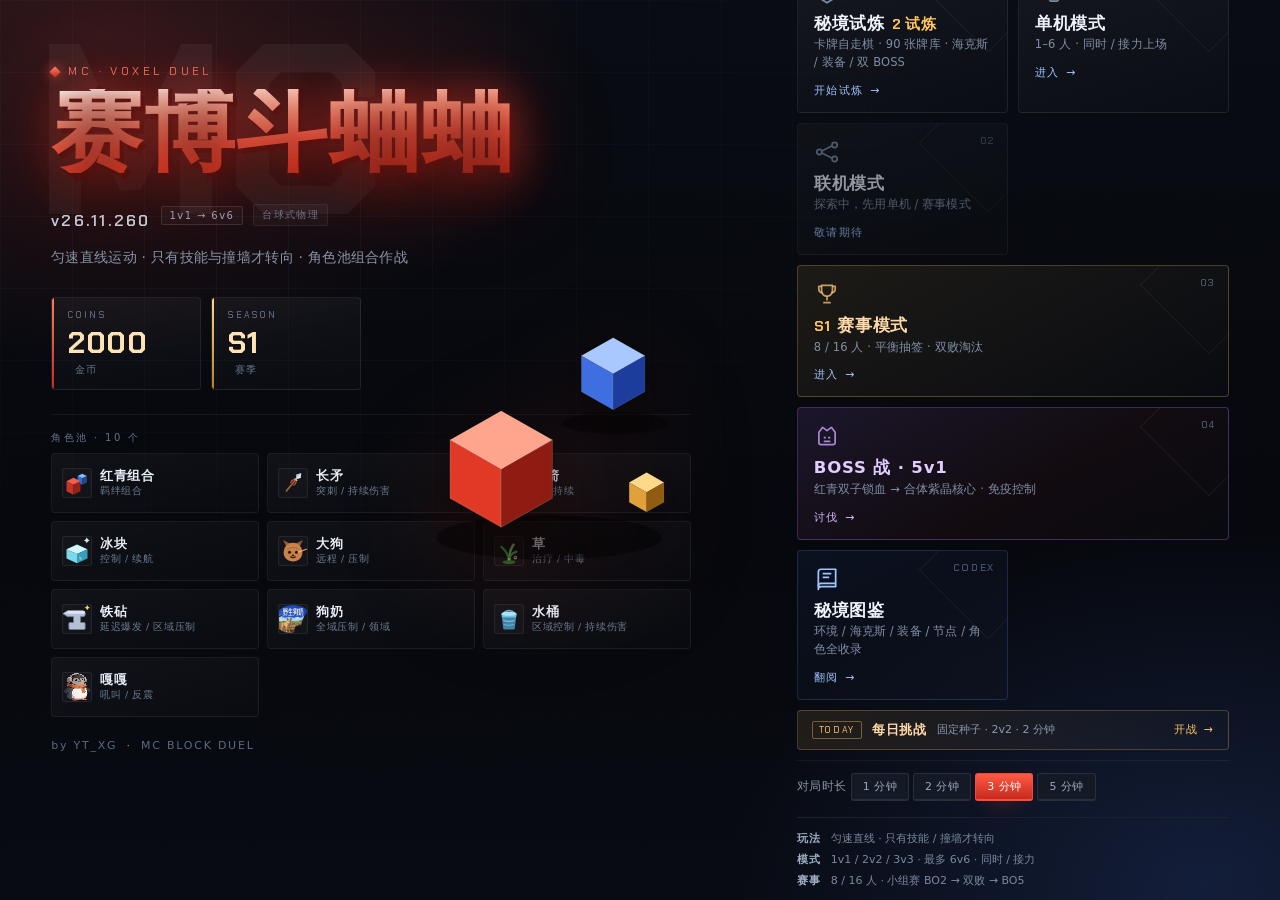
<file: index.html>
<!DOCTYPE html>
<html lang="zh-CN">
<head>
<meta charset="UTF-8" />
<meta name="viewport" content="width=device-width, initial-scale=1, viewport-fit=cover" />
<title>MC 方块对决 · 组合作战</title>
<link rel="stylesheet" href="css/fonts.css?v=20261126a" />
<link rel="stylesheet" href="css/style.css?v=20261126a" />
<link rel="stylesheet" href="css/mobile.css?v=20261126a" media="(max-width: 980px), (max-height: 480px), (pointer: coarse)" />
<link rel="stylesheet" href="css/mobi.css?v=20261126a" />
<link rel="stylesheet" href="css/adventure.css?v=20261126a" />
</head>
<body>
<div class="app">
  <header>
    <h1>MC 方块对决 <em>角色池组合作战 · 红青组合算 1 个整体</em></h1>
    <div class="hint"><kbd>R</kbd> 重开 · <kbd>空格</kbd> 暂停 · <kbd>F</kbd> 加速 · <kbd>Esc</kbd> 主菜单</div>
  </header>

  <div class="stage" id="stage">
    <canvas id="cv" width="1290" height="600"></canvas>
    <div class="hud">
      <div class="team a">
        <div class="tname" id="nameA">红方 · 红石块 + 青金石块</div>
        <div class="bar"><i id="hpA"></i></div>
        <div class="roster" id="rosterA"></div>
      </div>
      <div class="clock"><b id="timer">180</b><small id="timerLabel">SEC</small></div>
      <div class="team b">
        <div class="tname" id="nameB">蓝方 · 长矛</div>
        <div class="bar b"><i id="hpB"></i></div>
        <div class="roster" id="rosterB"></div>
      </div>
    </div>
    <div class="banner" id="banner"><strong></strong><em></em></div>
    <div class="boss-cry" id="bossCry"><b></b><span></span></div>
    <div class="result" id="result">
      <div class="result-card">
        <div class="result-kicker" id="resKicker">对局结束</div>
        <h2 id="resTitle">红方 胜利</h2>
        <p id="resSub"></p>
        <div class="result-grid" id="resStats"></div>
        <div class="result-acts">
          <button class="primary" id="resAgain" type="button">再来一局</button>
          <button id="resNext" type="button">下一局</button>
          <button id="resChange" type="button">换阵容</button>
          <button id="resGhost" type="button">复制幽灵链接</button>
          <button id="resHome" type="button">主菜单</button>
        </div>
      </div>
    </div>
  <div class="tour-panel" id="tourPanel"></div>
  <div class="tour-board" id="tourBoard"></div>
  <div class="tour-fx" id="tourFx"></div>
  <div class="rotate-tip" id="rotateTip"><span class="rotate-icon" aria-hidden="true"></span><b>请使用横屏游玩</b><span>本游戏为横向场地，请将手机旋转至横屏后开始对战</span></div>

  </div>

  <div class="home show" id="home">
    <div class="home-shell">
      <section class="home-hero">
        <div class="home-brand">
          <span class="home-kicker"><i class="hk-dot"></i>MC · VOXEL DUEL</span>
          <h2 class="home-title"><span class="ht-out">赛博斗蛐蛐</span><span class="ht-in">赛博斗蛐蛐</span></h2>
          <div class="home-subline">
            <span class="home-ver" id="homeVer">v26.11.260</span>
            <span class="home-tag">1v1 → 6v6</span>
            <span class="home-tag dim">台球式物理</span>
          </div>
          <p class="home-desc">匀速直线运动 · 只有技能与撞墙才转向 · 角色池组合作战</p>
        </div>
        <div class="home-stats">
          <div class="hs"><i>COINS</i><b id="homeCoins">1000</b><span>金币</span></div>
          <div class="hs"><i>SEASON</i><b id="homeSeason">S1</b><span>赛季</span></div>
        </div>
        <div class="home-roster" id="homeRoster"></div>
        <div class="home-by">by YT_XG <em>·</em> MC BLOCK DUEL</div>
        <div class="home-voxel" aria-hidden="true">
          <svg viewBox="0 0 360 360">
            <ellipse cx="150" cy="300" rx="132" ry="26" fill="rgba(0,0,0,.42)"/>
            <ellipse cx="228" cy="166" rx="62" ry="13" fill="rgba(0,0,0,.35)"/>
            <g class="vx" style="--t:#ffa48d;--l:#e03a26;--r:#8f1c12" transform="translate(34,152)">
              <path class="t" d="M0 34 L60 0 L120 34 L60 68 Z"/>
              <path class="l" d="M0 34 L60 68 L60 136 L0 102 Z"/>
              <path class="r" d="M120 34 L60 68 L60 136 L120 102 Z"/>
            </g>
            <g class="vx" style="--t:#a9c8ff;--l:#3f6ee0;--r:#1d3d9c" transform="translate(188,66) scale(.62)">
              <path class="t" d="M0 34 L60 0 L120 34 L60 68 Z"/>
              <path class="l" d="M0 34 L60 68 L60 136 L0 102 Z"/>
              <path class="r" d="M120 34 L60 68 L60 136 L120 102 Z"/>
            </g>
            <g class="vx" style="--t:#ffd98a;--l:#e0a13a;--r:#8f5c12" transform="translate(244,224) scale(.34)">
              <path class="t" d="M0 34 L60 0 L120 34 L60 68 Z"/>
              <path class="l" d="M0 34 L60 68 L60 136 L0 102 Z"/>
              <path class="r" d="M120 34 L60 68 L60 136 L120 102 Z"/>
            </g>
          </svg>
        </div>
      </section>

      <section class="home-actions">
        <div class="ha-head"><b>选择模式</b><span>SELECT MODE</span></div>
        <div class="ha-grid">
          <button class="home-big adventure" type="button" id="homeAdventure">
            <i class="hb-no">EXPEDITION</i>
            <span class="hb-ico"><svg viewBox="0 0 24 24" fill="none" stroke="currentColor" stroke-width="1.6" stroke-linejoin="round"><path d="m12 2 8 5v10l-8 5-8-5V7z"/><path d="m8 8 4-2 4 2-4 2zM8 14l4 2 4-2"/></svg></span>
            <b>秘境试炼 <i>2 试炼</i></b>
            <span class="hb-desc">卡牌自走棋 · 90 张牌库 · 海克斯 / 装备 / 双 BOSS</span>
            <em>开始远征<i>→</i></em>
          </button>
          <button class="home-big" type="button" data-go="solo">
            <i class="hb-no">01</i>
            <span class="hb-ico"><svg viewBox="0 0 24 24" fill="none" stroke="currentColor" stroke-width="1.6" stroke-linejoin="round"><rect x="2.5" y="3.5" width="8" height="8" rx="1.6"/><rect x="13.5" y="12.5" width="8" height="8" rx="1.6"/><path d="M10.5 14.5h3M10.5 9.5h3" stroke-dasharray="2 3"/></svg></span>
            <b>单机模式</b>
            <span class="hb-desc">1–6 人 · 同时 / 接力上场</span>
            <em>进入<i>→</i></em>
          </button>
          <button class="home-big dim" type="button" data-go="online">
            <i class="hb-no">02</i>
            <span class="hb-ico"><svg viewBox="0 0 24 24" fill="none" stroke="currentColor" stroke-width="1.6"><circle cx="5" cy="12" r="2.4"/><circle cx="19" cy="5.5" r="2.4"/><circle cx="19" cy="18.5" r="2.4"/><path d="M7.2 11 16.8 6.2M7.2 13 16.8 17.8"/></svg></span>
            <b>联机模式</b>
            <span class="hb-desc">探索中，先用单机 / 赛事模式</span>
            <em>敬请期待</em>
          </button>
          <button class="home-big tour" type="button" data-go="tour">
            <i class="hb-no">03</i>
            <span class="hb-ico"><svg viewBox="0 0 24 24" fill="none" stroke="currentColor" stroke-width="1.6" stroke-linejoin="round"><path d="M7 4h10v5a5 5 0 0 1-10 0z"/><path d="M7 5H4.4v2A4 4 0 0 0 8 11M17 5h2.6v2A4 4 0 0 1 16 11"/><path d="M12 14v4M8.5 20h7"/></svg></span>
            <b><i id="homeSeasonBtn">S1</i> 赛事模式</b>
            <span class="hb-desc">8 / 16 人 · 平衡抽签 · 双败淘汰</span>
            <em>进入<i>→</i></em>
          </button>
          <button class="home-big bossmode" type="button" data-go="boss">
            <i class="hb-no">04</i>
            <span class="hb-ico"><svg viewBox="0 0 24 24" fill="none" stroke="currentColor" stroke-width="1.6" stroke-linejoin="round"><path d="M4.5 8.5 8 4l4 3 4-3 3.5 4.5v9.5a2 2 0 0 1-2 2H6.5a2 2 0 0 1-2-2z"/><path d="M9 13.5h2M13 13.5h2M9 17h6"/></svg></span>
            <b>BOSS 战 · 5v1</b>
            <span class="hb-desc">红青双子锁血 → 合体紫晶核心 · 免疫控制</span>
            <em>讨伐<i>→</i></em>
          </button>
          <button class="home-big codex" type="button" id="homeAdventureCodex">
            <i class="hb-no">CODEX</i>
            <span class="hb-ico"><svg viewBox="0 0 24 24" fill="none" stroke="currentColor" stroke-width="1.6" stroke-linejoin="round"><path d="M4 5.5A2.5 2.5 0 0 1 6.5 3H20v16H6.5A2.5 2.5 0 0 0 4 21.5z"/><path d="M4 18.5A2.5 2.5 0 0 1 6.5 16H20"/><path d="M8 7h8M8 10.5h6"/></svg></span>
            <b>秘境图鉴</b>
            <span class="hb-desc">环境 / 海克斯 / 装备 / 节点 / 角色全收录</span>
            <em>翻阅<i>→</i></em>
          </button>
        </div>
        <button class="home-daily" type="button" data-go="daily">
          <span class="hd-tag">TODAY</span>
          <b>每日挑战</b>
          <span id="dailyHint">固定种子 · 2v2 · 2 分钟</span>
          <em>开战<i>→</i></em>
        </button>

        <div class="home-round">
          <div class="round-pick" id="roundPick"></div>
        </div>
        <div class="home-note">
          <div><b>玩法</b>匀速直线 · 只有技能 / 撞墙才转向</div>
          <div><b>模式</b>1v1 / 2v2 / 3v3 · 最多 6v6 · 同时 / 接力</div>
          <div><b>赛事</b>8 / 16 人 · 小组赛 BO2 → 双败 → BO5</div>
        </div>
      </section>

      <div class="home-build">
        <span>SYS · 26.11</span><span>CANVAS 2D</span><span>ZERO DEPENDENCY</span>
        <span class="hb-right">红青组合算 1 个整体</span>
      </div>
    </div>
  </div>

  <div class="menu" id="menu">
    <div class="menu-shell">
      <div class="menu-bar">
        <button id="btnBackHome" class="menu-back" type="button">← 主菜单</button>
        <div class="menu-mode" id="menuMode">1v1 · 同时上场</div>
      </div>
      <div class="menu-grid">
        <section class="arena-pick">
          <div class="pick-kicker">
            <b>阵容准备</b>
            <span>点角色池补充阵容 · 点卡片切换编辑的一方</span>
            <div class="size-pick" id="sizePick"></div>
            <div class="round-pick draft-pick" id="draftPick"></div>
          </div>
          <div class="pick-sides">
            <div class="pick-side">
              <div class="side-head">
                <span class="side-tag a">红方</span>
                <button class="dice" id="diceA" type="button" title="随机红方阵容">随机</button>
              </div>
              <div class="pick-card" id="cardA"></div>
            </div>
            <div class="pick-vs">vs</div>
            <div class="pick-side">
              <div class="side-head">
                <span class="side-tag b">蓝方</span>
                <button class="dice" id="diceB" type="button" title="随机蓝方阵容">随机</button>
              </div>
              <div class="pick-card" id="cardB"></div>
            </div>
          </div>
          <div class="pick-foot">
            <div class="pick-foot-info">
              <div class="pick-summary" id="pickSummary"></div>
              <div class="round-pick mode-pick" id="modePick"></div>
              <div class="round-pick series-pick" id="seriesPick"></div>
            </div>
            <div class="pick-foot-act">
              <div class="pick-odds">
                <span>预测胜率</span>
                <div class="odds-bar"><i class="oa" id="oddsBarA"></i><i class="ob" id="oddsBarB"></i></div>
                <b class="ra" id="oddsA">50%</b><i>:</i><b class="rb" id="oddsB">50%</b>
              </div>
              <button id="btnRandom" type="button" class="ghost" title="双方阵容全部随机">随机双方</button>
              <button class="primary" id="btnStart">开始对战</button>
            </div>
          </div>
        </section>

        <section class="pool-panel">
          <div class="pool-head">
            <div class="pool-title">角色池</div>
            <div class="pool-hint">点红/蓝卡片切换选择方，再点角色</div>
          </div>
          <div class="combo-pick" id="comboPick"></div>
          <div class="pool" id="pool"></div>
        </section>

        <aside class="detail detail-a" id="detailA">
          <div class="detail-title">红方 · 角色详情</div>
          <div class="detail-body" id="detailBodyA"></div>
        </aside>

        <aside class="detail detail-b" id="detailB">
          <div class="detail-title">蓝方 · 角色详情</div>
          <div class="detail-body" id="detailBodyB"></div>
        </aside>
      </div>
    </div>
  </div>

  <div id="mobi"></div>
  <div id="deskToast"></div>
  <div id="deskNames" class="desk-names"></div>

  <div class="result ghost" id="ghost">
    <div class="result-card">
      <div class="result-kicker">幽灵挑战</div>
      <h2 id="ghostTitle">收到一局复现对局</h2>
      <p id="ghostSub"></p>
      <div class="result-grid" id="ghostStats"></div>
      <div class="result-acts">
        <button class="primary" id="ghostStart" type="button">开始观看</button>
        <button id="ghostClose" type="button">返回主菜单</button>
      </div>
    </div>
  </div>

  <div class="status" id="status"></div>

  <div class="foot">
    <div class="hint">Canvas 2D · 原生 JS · 零依赖 · 金色外环充满自动释放终结技</div>
    <div class="btns" id="btns">
      <button id="btnRestart">重开</button>
      <button id="btnPause">暂停</button>
      <button id="btnSpeed">速度 ×1</button>
      <button id="btnSound">音效 开</button>
      <button id="btnMenu">主菜单</button>
    </div>
  </div>
</div>

    <script src="js/00-base.js?v=20261126a"></script>
    <script src="js/05-wallet.js?v=20261126a"></script>
    <script src="js/items/red.js?v=20261126a"></script>
    <script src="js/items/lapis.js?v=20261126a"></script>
    <script src="js/items/spear.js?v=20261126a"></script>
    <script src="js/items/bow.js?v=20261126a"></script>
    <script src="js/items/ice.js?v=20261126a"></script>
    <script src="js/items/dog.js?v=20261126a"></script>
    <script src="js/items/grass.js?v=20261126a"></script>
    <script src="js/items/anvil.js?v=20261126a"></script>
    <script src="js/items/milk.js?v=20261126a"></script>
    <script src="js/items/bucket.js?v=20261126a"></script>
    <script src="js/items/gaga.js?v=20261126a"></script>
    <script src="js/items/boss/shared.js?v=20261126a"></script>
    <script src="js/items/boss/duo.js?v=20261126a"></script>
    <script src="js/items/boss/storm.js?v=20261126a"></script>
    <script src="js/items/pool.js?v=20261126a"></script>
    <script src="js/10-core.js?v=20261126a"></script>
    <script src="js/25-field.js?v=20261126a"></script>
    <script src="js/20-menu.js?v=20261126a"></script>
    <script src="js/30-sim.js?v=20261126a"></script>
    <script src="js/40-render.js?v=20261126a"></script>
    <script src="js/45-icons.js?v=20261126a"></script>
    <script src="js/50-ui.js?v=20261126a"></script>
    <script src="js/60-tournament.js?v=20261126a"></script>
    <script src="js/70-tour-odds.js?v=20261126a"></script>
    <script src="js/80-mobi.js?v=20261126a"></script>
    <script src="js/85-adventure.js?v=20261126a"></script>
</body>
</html>
</file>
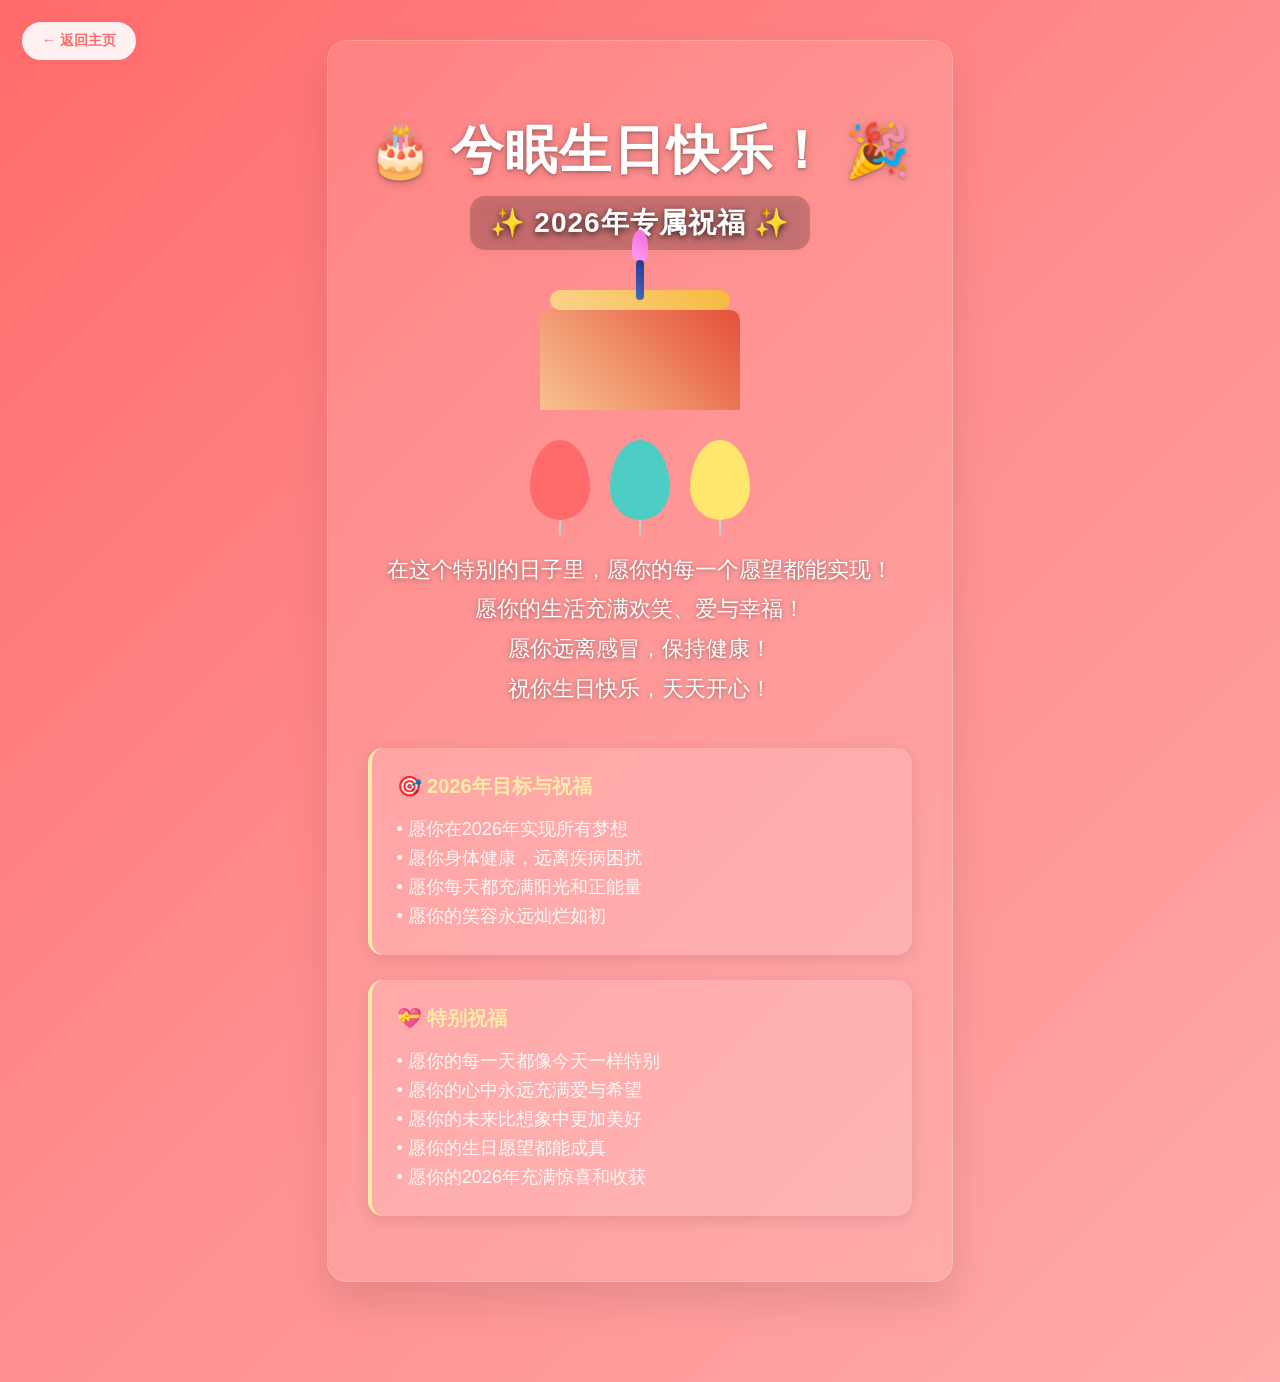
<file: birthday.html>
<!DOCTYPE html>
<html lang="zh-CN">
<head>
    <meta charset="UTF-8">
    <meta name="viewport" content="width=device-width, initial-scale=1.0">
    <title>2026年生日祝福 - 兮眠</title>
    <style>
        body { 
            margin: 0; 
            overflow: auto; 
            background: linear-gradient(135deg, #ff6b6b, #ff8e8e, #ffaaaa);
            font-family: 'Arial', sans-serif; 
            min-height: 100vh;
            display: flex;
            flex-direction: column;
            align-items: center;
            position: relative;
        }

        /* 返回主页按钮 */
        .back-btn {
            position: absolute;
            top: 20px;
            left: 20px;
            background: rgba(255, 255, 255, 0.9);
            border: 2px solid #ff6b6b;
            color: #ff6b6b;
            padding: 10px 20px;
            border-radius: 25px;
            cursor: pointer;
            font-size: 14px;
            font-weight: bold;
            text-decoration: none;
            transition: all 0.3s ease;
            z-index: 100;
            box-shadow: 0 4px 15px rgba(255, 107, 107, 0.3);
        }

        .back-btn:hover {
            background: #ff6b6b;
            color: white;
            transform: translateY(-2px);
            box-shadow: 0 6px 20px rgba(255, 107, 107, 0.4);
        }

        /* 生日祝福内容 */
        .birthday-container {
            text-align: center;
            color: white;
            max-width: 800px;
            padding: 40px;
            margin: 40px auto;
            background: rgba(255, 255, 255, 0.1);
            border-radius: 20px;
            backdrop-filter: blur(10px);
            border: 1px solid rgba(255, 255, 255, 0.2);
            box-shadow: 0 20px 40px rgba(0, 0, 0, 0.1);
        }

        .birthday-title {
            font-size: 52px;
            margin-bottom: 10px;
            text-shadow: 0 1px 3px rgba(0, 0, 0, 0.3);
            background: linear-gradient(45deg, #ff6b6b, #ff8e8e, #ffeaa7);
            -webkit-background-clip: text;
            font-weight: bold;
            letter-spacing: 2px;
            filter: drop-shadow(0 2px 4px rgba(0, 0, 0, 0.2));
        }

        .birthday-year {
            font-size: 28px;
            color: #fff;
            margin-bottom: 30px;
            text-shadow: 0 2px 6px rgba(0, 0, 0, 0.6);
            font-weight: 600;
            letter-spacing: 1px;
            filter: drop-shadow(0 2px 4px rgba(0, 0, 0, 0.2));
            font-family: 'Segoe UI', 'Microsoft YaHei', sans-serif;
            background: rgba(0, 0, 0, 0.2);
            padding: 8px 20px;
            border-radius: 15px;
            display: inline-block;
        }

        .birthday-message {
            font-size: 22px;
            line-height: 1.8;
            margin-bottom: 40px;
            text-shadow: 0 1px 5px rgba(0, 0, 0, 0.4);
            font-weight: 300;
        }

        .blessing-section {
            background: rgba(255, 255, 255, 0.15);
            border-radius: 15px;
            padding: 25px;
            margin: 25px 0;
            border-left: 4px solid #ffeaa7;
            text-align: left;
            box-shadow: 0 4px 15px rgba(0, 0, 0, 0.1);
        }

        .blessing-title {
            font-size: 20px;
            color: #ffeaa7;
            margin-bottom: 15px;
            font-weight: bold;
        }

        .blessing-content {
            font-size: 18px;
            line-height: 1.6;
            color: rgba(255, 255, 255, 0.9);
        }

        .cake-container {
            margin: 30px 0;
            position: relative;
        }

        .cake {
            width: 200px;
            height: 100px;
            background: linear-gradient(45deg, #f8c291, #e55039);
            border-radius: 10px 10px 0 0;
            position: relative;
            margin: 0 auto;
        }

        .cake::before {
            content: '';
            position: absolute;
            top: -20px;
            left: 50%;
            transform: translateX(-50%);
            width: 180px;
            height: 20px;
            background: linear-gradient(45deg, #fad390, #f6b93b);
            border-radius: 10px;
        }

        .candle {
            width: 8px;
            height: 40px;
            background: linear-gradient(45deg, #4a69bd, #1e3799);
            position: absolute;
            top: -50px;
            left: 50%;
            transform: translateX(-50%);
            border-radius: 4px;
        }

        .flame {
            width: 16px;
            height: 30px;
            background: linear-gradient(45deg, #ff9ff3, #f368e0);
            position: absolute;
            top: -80px;
            left: 50%;
            transform: translateX(-50%);
            border-radius: 50% 50% 20% 20%;
            animation: flicker 1.5s infinite alternate;
        }

        @keyframes flicker {
            0%, 100% { transform: translateX(-50%) scale(1); }
            50% { transform: translateX(-50%) scale(1.1); }
        }

        .balloons {
            display: flex;
            justify-content: center;
            gap: 20px;
            margin: 30px 0;
        }

        .balloon {
            width: 60px;
            height: 80px;
            border-radius: 50% 50% 50% 50% / 60% 60% 40% 40%;
            position: relative;
            animation: float 3s ease-in-out infinite;
        }

        .balloon:nth-child(1) { background: #ff6b6b; animation-delay: 0s; }
        .balloon:nth-child(2) { background: #4ecdc4; animation-delay: 0.5s; }
        .balloon:nth-child(3) { background: #ffe66d; animation-delay: 1s; }

        .balloon::after {
            content: '';
            position: absolute;
            bottom: -15px;
            left: 50%;
            transform: translateX(-50%);
            width: 2px;
            height: 15px;
            background: #ccc;
        }

        @keyframes float {
            0%, 100% { transform: translateY(0); }
            50% { transform: translateY(-20px); }
        }

        .confetti {
            position: absolute;
            top: 0;
            left: 0;
            width: 100%;
            height: 100%;
            pointer-events: none;
            z-index: -1;
        }

        .confetti-piece {
            position: absolute;
            width: 10px;
            height: 10px;
            background: #ff6b6b;
            opacity: 0;
            animation: confetti-fall 5s linear infinite;
        }

        .confetti-piece:nth-child(2n) { background: #4ecdc4; }
        .confetti-piece:nth-child(3n) { background: #ffe66d; }
        .confetti-piece:nth-child(4n) { background: #ff9ff3; }

        @keyframes confetti-fall {
            0% {
                transform: translateY(-100px) rotate(0deg);
                opacity: 1;
            }
            100% {
                transform: translateY(100vh) rotate(360deg);
                opacity: 0;
            }
        }

        /* 响应式设计 */
        @media (max-width: 1024px) {
            .birthday-container {
                padding: 30px;
                max-width: 90%;
            }
            
            .birthday-title {
                font-size: 42px;
            }
            
            .birthday-year {
                font-size: 22px;
            }
            
            .birthday-message {
                font-size: 20px;
            }
            
            .blessing-content {
                font-size: 16px;
            }
        }

        @media (max-width: 768px) {
            .birthday-container {
                padding: 25px 20px;
                margin: 30px 15px;
            }
            
            .birthday-title {
                font-size: 32px;
                letter-spacing: 1px;
            }
            
            .birthday-year {
                font-size: 18px;
                margin-bottom: 20px;
            }
            
            .birthday-message {
                font-size: 16px;
                line-height: 1.6;
                margin-bottom: 30px;
            }
            
            .cake {
                width: 150px;
                height: 75px;
            }
            
            .balloon {
                width: 40px;
                height: 60px;
            }
            
            .blessing-section {
                padding: 20px;
                margin: 15px 0;
            }
            
            .blessing-title {
                font-size: 18px;
            }
            
            .blessing-content {
                font-size: 14px;
                line-height: 1.5;
            }
        }

        @media (max-width: 480px) {
            .birthday-title {
                font-size: 28px;
            }
            
            .birthday-year {
                font-size: 16px;
            }
            
            .cake {
                width: 120px;
                height: 60px;
            }
            
            .cake::before {
                width: 100px;
                height: 15px;
            }
            
            .balloons {
                gap: 15px;
            }
            
            .balloon {
                width: 35px;
                height: 50px;
            }
        }
    </style>
</head>
<body>
    <!-- 返回主页按钮 -->
    <a href="index.html" class="back-btn">← 返回主页</a>

    <!-- 生日祝福内容 -->
    <div class="birthday-container">
        <h1 class="birthday-title">🎂 兮眠生日快乐！ 🎉</h1>
        <div class="birthday-year">✨ 2026年专属祝福 ✨</div>
        
        <div class="cake-container">
            <div class="cake">
                <div class="candle"></div>
                <div class="flame"></div>
            </div>
        </div>

        <div class="balloons">
            <div class="balloon"></div>
            <div class="balloon"></div>
            <div class="balloon"></div>
        </div>

        <div class="birthday-message">
            在这个特别的日子里，愿你的每一个愿望都能实现！<br>
            愿你的生活充满欢笑、爱与幸福！<br>
            愿你远离感冒，保持健康！<br>
            祝你生日快乐，天天开心！
        </div>

        <!-- 祝福分区 -->
        <div class="blessing-section">
            <div class="blessing-title">🎯 2026年目标与祝福</div>
            <div class="blessing-content">
                • 愿你在2026年实现所有梦想<br>
                • 愿你身体健康，远离疾病困扰<br>
                • 愿你每天都充满阳光和正能量<br>
                • 愿你的笑容永远灿烂如初
            </div>
        </div>

        <div class="blessing-section">
            <div class="blessing-title">💝 特别祝福</div>
            <div class="blessing-content">
                • 愿你的每一天都像今天一样特别<br>
                • 愿你的心中永远充满爱与希望<br>
                • 愿你的未来比想象中更加美好<br>
                • 愿你的生日愿望都能成真<br>
                • 愿你的2026年充满惊喜和收获
            </div>
        </div>
    </div>

    <!-- 底部间距 -->
    <div style="height: 60px;"></div>

    <!-- 五彩纸屑效果 -->
    <div class="confetti" id="confetti"></div>

    <script>
        // 创建五彩纸屑效果
        function createConfetti() {
            const confettiContainer = document.getElementById('confetti');
            const colors = ['#ff6b6b', '#4ecdc4', '#ffe66d', '#ff9ff3', '#a29bfe'];
            
            for (let i = 0; i < 50; i++) {
                const piece = document.createElement('div');
                piece.className = 'confetti-piece';
                piece.style.left = Math.random() * 100 + '%';
                piece.style.animationDelay = Math.random() * 5 + 's';
                piece.style.animationDuration = (3 + Math.random() * 3) + 's';
                piece.style.background = colors[Math.floor(Math.random() * colors.length)];
                confettiContainer.appendChild(piece);
            }
        }

        // 页面加载完成后创建纸屑
        window.addEventListener('load', createConfetti);
    </script>
</body>
</html>
</file>
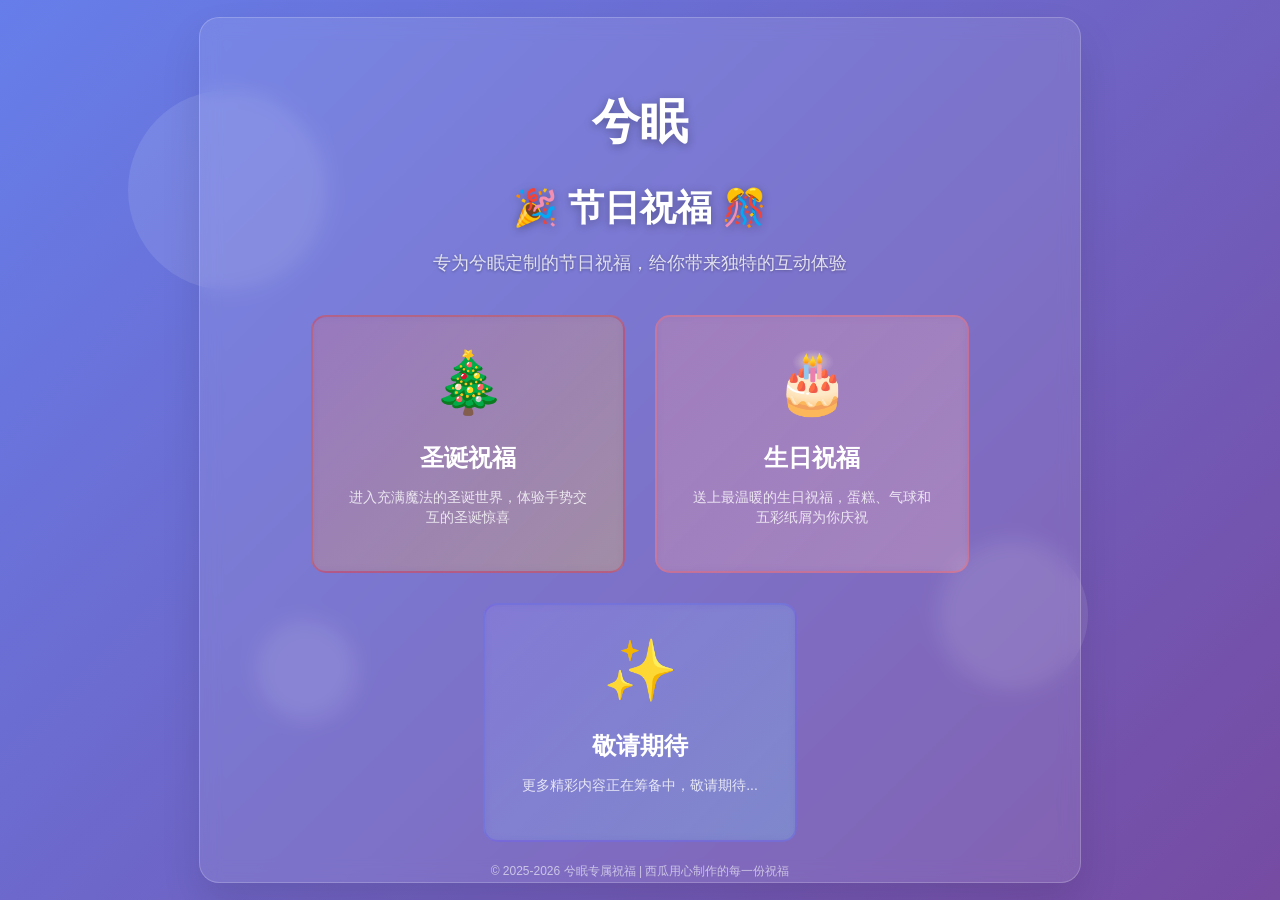
<file: wishes.html>
<!DOCTYPE html>
<html lang="zh-CN">
<head>
    <meta charset="UTF-8">
    <meta name="viewport" content="width=device-width, initial-scale=1.0">
    <title>兮眠生日快乐</title>
    <style>
        body { 
            margin: 0; 
            padding: 0; 
            min-height: 100vh;
            background: linear-gradient(135deg, #667eea 0%, #764ba2 100%);
            font-family: 'Arial', sans-serif;
            display: flex;
            flex-direction: column;
            align-items: center;
            justify-content: center;
            position: relative;
            overflow: hidden;
        }

        /* 背景装饰 */
        .background-decoration {
            position: absolute;
            top: 0;
            left: 0;
            width: 100%;
            height: 100%;
            pointer-events: none;
            z-index: -1;
        }

        .decoration-circle {
            position: absolute;
            border-radius: 50%;
            background: rgba(255, 255, 255, 0.1);
            animation: float 6s ease-in-out infinite;
        }

        .decoration-circle:nth-child(1) {
            width: 200px;
            height: 200px;
            top: 10%;
            left: 10%;
            animation-delay: 0s;
        }

        .decoration-circle:nth-child(2) {
            width: 150px;
            height: 150px;
            top: 60%;
            right: 15%;
            animation-delay: 2s;
        }

        .decoration-circle:nth-child(3) {
            width: 100px;
            height: 100px;
            bottom: 20%;
            left: 20%;
            animation-delay: 4s;
        }

        @keyframes float {
            0%, 100% { transform: translateY(0px); }
            50% { transform: translateY(-20px); }
        }

        /* 主容器 */
        .selection-container {
            text-align: center;
            max-width: 800px;
            padding: 40px;
            background: rgba(255, 255, 255, 0.1);
            border-radius: 20px;
            backdrop-filter: blur(10px);
            border: 1px solid rgba(255, 255, 255, 0.2);
            box-shadow: 0 20px 40px rgba(0, 0, 0, 0.1);
        }

        .selection-title {
            font-size: 48px;
            color: white;
            margin-bottom: 10px;
            text-shadow: 0 2px 10px rgba(0, 0, 0, 0.3);
            font-weight: bold;
        }
        .selection-title1 {
            font-size: 36px;
            color: white;
            margin-bottom: 10px;
            text-shadow: 0 2px 10px rgba(0, 0, 0, 0.3);
            font-weight: bold;
        }
        .selection-subtitle {
            font-size: 18px;
            color: rgba(255, 255, 255, 0.8);
            margin-bottom: 40px;
            text-shadow: 0 1px 3px rgba(0, 0, 0, 0.3);
        }

        /* 选择按钮容器 */
        .selection-buttons {
            display: flex;
            gap: 30px;
            justify-content: center;
            flex-wrap: wrap;
        }

        /* 节日选择卡片 */
        .holiday-card {
            background: rgba(255, 255, 255, 0.15);
            border: 2px solid rgba(255, 255, 255, 0.3);
            border-radius: 15px;
            padding: 30px;
            width: 250px;
            cursor: pointer;
            transition: all 0.3s ease;
            text-decoration: none;
            color: inherit;
            backdrop-filter: blur(5px);
        }

        .holiday-card:hover {
            transform: translateY(-5px);
            background: rgba(255, 255, 255, 0.25);
            border-color: rgba(255, 255, 255, 0.5);
            box-shadow: 0 15px 30px rgba(0, 0, 0, 0.2);
        }

        .holiday-icon {
            font-size: 60px;
            margin-bottom: 15px;
            display: block;
        }

        .holiday-title {
            font-size: 24px;
            color: white;
            margin-bottom: 10px;
            font-weight: bold;
        }

        .holiday-description {
            font-size: 14px;
            color: rgba(255, 255, 255, 0.8);
            line-height: 1.4;
        }

        /* 圣诞主题卡片 */
        .christmas-card {
            background: linear-gradient(135deg, rgba(220, 53, 69, 0.2), rgba(255, 193, 7, 0.2));
            border-color: rgba(220, 53, 69, 0.4);
        }

        .christmas-card:hover {
            background: linear-gradient(135deg, rgba(220, 53, 69, 0.3), rgba(255, 193, 7, 0.3));
            border-color: rgba(220, 53, 69, 0.6);
        }

        /* 生日主题卡片 */
        .birthday-card {
            background: linear-gradient(135deg, rgba(255, 107, 107, 0.2), rgba(255, 168, 168, 0.2));
            border-color: rgba(255, 107, 107, 0.4);
        }

        .birthday-card:hover {
            background: linear-gradient(135deg, rgba(255, 107, 107, 0.3), rgba(255, 168, 168, 0.3));
            border-color: rgba(255, 107, 107, 0.6);
        }

        /* 敬请期待卡片 */
        .coming-soon-card {
            background: linear-gradient(135deg, rgba(108, 92, 231, 0.2), rgba(76, 201, 240, 0.2));
            border-color: rgba(108, 92, 231, 0.4);
            cursor: default;
        }

        .coming-soon-card:hover {
            background: linear-gradient(135deg, rgba(108, 92, 231, 0.25), rgba(76, 201, 240, 0.25));
            border-color: rgba(108, 92, 231, 0.5);
            transform: translateY(-2px);
            box-shadow: 0 10px 20px rgba(0, 0, 0, 0.15);
        }

        /* 响应式设计 */
        @media (max-width: 1024px) {
            .selection-buttons {
                gap: 20px;
            }
            
            .holiday-card {
                width: 220px;
            }
        }

        @media (max-width: 768px) {
            .selection-container {
                padding: 30px 20px;
                margin: 0 20px;
            }

            .selection-title {
                font-size: 36px;
            }

            .selection-subtitle {
                font-size: 16px;
            }

            .selection-buttons {
                flex-direction: column;
                align-items: center;
                gap: 20px;
            }

            .holiday-card {
                width: 100%;
                max-width: 300px;
            }
        }

        @media (max-width: 480px) {
            .selection-title {
                font-size: 28px;
            }

            .holiday-icon {
                font-size: 50px;
            }

            .holiday-title {
                font-size: 20px;
            }
        }

        /* 底部版权信息 */
        .footer {
            position: absolute;
            bottom: 20px;
            color: rgba(255, 255, 255, 0.6);
            font-size: 12px;
            text-align: center;
        }
    </style>
</head>
<body>
    <!-- 背景装饰 -->
    <div class="background-decoration">
        <div class="decoration-circle"></div>
        <div class="decoration-circle"></div>
        <div class="decoration-circle"></div>
    </div>

    <!-- 主选择容器 -->
    <div class="selection-container">
        <h1 class="selection-title"> 兮眠 </h1>
        <h2 class="selection-title1">🎉 节日祝福 🎊</h2>
        <p class="selection-subtitle">专为兮眠定制的节日祝福，给你带来独特的互动体验</p>
        
        <div class="selection-buttons">
            <!-- 圣诞祝福 -->
            <a href="christmas.html" class="holiday-card christmas-card">
                <span class="holiday-icon">🎄</span>
                <h3 class="holiday-title">圣诞祝福</h3>
                <p class="holiday-description">进入充满魔法的圣诞世界，体验手势交互的圣诞惊喜</p>
            </a>
            
            <!-- 生日祝福 -->
            <a href="birthday.html" class="holiday-card birthday-card">
                <span class="holiday-icon">🎂</span>
                <h3 class="holiday-title">生日祝福</h3>
                <p class="holiday-description">送上最温暖的生日祝福，蛋糕、气球和五彩纸屑为你庆祝</p>
            </a>
            
            <!-- 敬请期待 -->
            <div class="holiday-card coming-soon-card">
                <span class="holiday-icon">✨</span>
                <h3 class="holiday-title">敬请期待</h3>
                <p class="holiday-description">更多精彩内容正在筹备中，敬请期待...</p>
            </div>
        </div>
    </div>

    <!-- 底部版权信息 -->
    <div class="footer">
        © 2025-2026 兮眠专属祝福 | 西瓜用心制作的每一份祝福
    </div>

    <script>
        // 添加页面加载动画效果
        document.addEventListener('DOMContentLoaded', function() {
            const cards = document.querySelectorAll('.holiday-card');
            cards.forEach((card, index) => {
                card.style.opacity = '0';
                card.style.transform = 'translateY(20px)';
                
                setTimeout(() => {
                    card.style.transition = 'all 0.5s ease';
                    card.style.opacity = '1';
                    card.style.transform = 'translateY(0)';
                }, index * 200);
            });
        });
    </script>
</body>
</html>
</file>
<file: css/fonts.css>
/* ============================================================
   fonts.css —— 本地开源字体（离线双击也能用，不联网、不依赖 CDN）
   ------------------------------------------------------------
   Chakra Petch · SIL Open Font License 1.1
   Copyright (c) Cadson Demak. 仅用于数字 / 英文标签 / HUD 读数。
   中文继续用系统字体（PingFang SC / 微软雅黑），不额外下载大字体。
   ============================================================ */

@font-face{
  font-family:"Chakra Petch";
  src:url("../assets/fonts/ChakraPetch-Regular.ttf") format("truetype");
  font-weight:400;
  font-style:normal;
  font-display:swap;
}
@font-face{
  font-family:"Chakra Petch";
  src:url("../assets/fonts/ChakraPetch-SemiBold.ttf") format("truetype");
  font-weight:600;
  font-style:normal;
  font-display:swap;
}
@font-face{
  font-family:"Chakra Petch";
  src:url("../assets/fonts/ChakraPetch-Bold.ttf") format("truetype");
  font-weight:700;
  font-style:normal;
  font-display:swap;
}
</file>
<file: css/style.css>
/* MC 方块对决 —— 页面样式（从 index.html 内联 <style> 抽出） */

:root{
  --bg:#080a0f;
  --panel:#11151f;
  --line:#232b3c;
  --text:#e9eef7;
  --muted:#8792a6;
  --red:#e8483f;
  --lapis:#4a7bf0;
  --spear:#cbd5e1;
}
*{box-sizing:border-box;}
html,body{height:100%;}
body{
  margin:0;
  min-height:100%;
  display:flex;align-items:center;justify-content:center;
  padding:10px 16px;
  background:
    radial-gradient(900px 520px at 50% -12%, #1b2434 0%, transparent 62%),
    radial-gradient(760px 420px at 88% 116%, #211a2b 0%, transparent 62%),
    var(--bg);
  color:var(--text);
  font-family:"PingFang SC","Microsoft YaHei","Segoe UI",system-ui,-apple-system,sans-serif;
  -webkit-font-smoothing:antialiased;
  -webkit-user-select:none;user-select:none;-webkit-touch-callout:none;
}
/* 场地宽度：优先占满可视宽度，其次受高度限制（2.15:1）。
   预留 136px 给标题、状态行、底部按钮栏与页面内边距，避免底部按钮被裁掉 */
.app{width:min(98vw, calc((100dvh - 136px) * 2.15));}

header{display:flex;align-items:flex-end;justify-content:space-between;gap:14px;flex-wrap:wrap;margin-bottom:8px;}
h1{margin:0;font-size:19px;font-weight:700;letter-spacing:.01em;}
h1 em{font-style:normal;color:var(--muted);font-weight:500;font-size:12.5px;margin-left:10px;}
.hint{font-size:12px;color:var(--muted);}
.hint kbd{
  display:inline-block;min-width:20px;text-align:center;
  padding:1px 5px;margin:0 2px;border-radius:4px;
  background:#1a2130;border:1px solid #2b3549;border-bottom-width:2px;
  font-family:ui-monospace,Consolas,monospace;font-size:11px;color:#cfd8e6;
}

.stage{
  position:relative;border-radius:16px;overflow:hidden;
  border:1px solid var(--line);
  background:#0b0e15;
  box-shadow:0 24px 60px -24px rgba(0,0,0,.9), 0 0 0 1px rgba(255,255,255,.02) inset;
}
/* 竖屏提示只在手机样式表（css/mobile.css）加载时出现；
   桌面不加载 mobile.css，这里兜底隐藏，避免它作为普通文本占高（第 97 条） */
.rotate-tip{display:none;}
canvas{display:block;width:100%;height:auto;}

.hud{
  position:absolute;left:0;right:0;top:0;
  display:flex;align-items:center;justify-content:space-between;gap:14px;
  padding:12px 16px;pointer-events:none;
  transition:opacity .18s ease;
}
.stage.menu-open .hud{opacity:0;}
.team{flex:1;min-width:0;}
.team.b{text-align:right;}
.tname{font-size:12px;color:var(--muted);margin-bottom:6px;letter-spacing:.02em;}
.bar{
  height:8px;border-radius:99px;background:#1a2231;overflow:hidden;
  border:1px solid rgba(255,255,255,.05);
}
.bar i{
  display:block;height:100%;width:100%;border-radius:99px;
  transition:width .12s linear;
  background:linear-gradient(90deg,#ff7a5f,#e8483f);
}
.bar.b{display:flex;justify-content:flex-end;}
.bar.b i{background:linear-gradient(90deg,#4a7bf0,#8fb4ff);}
.clock{
  display:flex;flex-direction:column;align-items:center;line-height:1;
  font-family:ui-monospace,Consolas,monospace;
  padding:0 6px;
}
.clock b{font-size:19px;letter-spacing:.06em;}
.clock small{font-size:9px;color:var(--muted);letter-spacing:.18em;margin-top:3px;}

.banner{
  position:absolute;inset:0;display:flex;flex-direction:column;
  align-items:center;justify-content:center;gap:6px;
  /* 只在正中间铺一小片暗底：左右两侧（伤害排行条所在处）保持通透，结算后仍能看清数据 */
  background:radial-gradient(ellipse 40% 30% at 50% 50%, rgba(6,9,14,.80), rgba(6,9,14,.46) 58%, rgba(6,9,14,0) 78%);
  opacity:0;pointer-events:none;transition:opacity .25s ease;
}
.banner.show{opacity:1;}
.banner strong{font-size:26px;letter-spacing:.04em;text-shadow:0 2px 10px rgba(0,0,0,.95), 0 0 22px rgba(0,0,0,.8);}
.banner em{font-style:normal;font-size:12px;color:#c3ccdb;text-shadow:0 1px 8px rgba(0,0,0,.95);}

/* ============================================================
   主页面：1v1 角色池
   ============================================================ */
body.menu-open{overflow:hidden;}
.menu{
  position:fixed;inset:0;z-index:60;
  display:none;align-items:center;justify-content:center;
  padding:clamp(14px, 2vh, 28px) clamp(18px, 3vw, 48px);
  overflow:auto;
  background:
    radial-gradient(900px 500px at 50% 0%, rgba(38,52,78,.55), transparent 70%),
    #080b11;
}
.menu.show{display:flex;pointer-events:auto;}
.menu-grid{
  width:100%;max-width:1600px;height:100%;
  display:grid;
  grid-template-columns:clamp(240px, 26vw, 400px) minmax(0,1fr) clamp(240px, 26vw, 400px);
  grid-template-rows:minmax(0,1fr) clamp(100px, 16vh, 160px);
  grid-template-areas:"detailA arena detailB" ". pool .";
  gap:10px;
}
.detail{
  grid-area:detailA;display:flex;flex-direction:column;gap:5px;min-height:0;
  padding:8px 9px;overflow:auto;cursor:pointer;transition:.12s;
  border:1px solid rgba(232,72,63,.35);border-radius:12px;background:#0e131c;
  scrollbar-width:thin;scrollbar-color:#334155 transparent;
}
.detail.detail-b{grid-area:detailB;border-color:rgba(74,123,240,.38);}
.detail.active{border-color:var(--red);box-shadow:0 0 22px -12px var(--red);}
.detail.detail-b.active{border-color:var(--lapis);box-shadow:0 0 22px -12px var(--lapis);}
.detail-title{font-size:clamp(12px, 1.6vh, 18px);font-weight:600;color:#dfe7f4;line-height:1.3;}
.detail-body{display:flex;flex-direction:column;gap:5px;font-size:clamp(10.5px, 1.7vh, 19px);line-height:1.38;color:var(--muted);}
.d-side{font-size:clamp(10.5px, 1.4vh, 16px);font-weight:700;letter-spacing:.08em;color:#ff9c85;}
.detail-b .d-side{color:#9bb8ff;}
.d-name{font-size:clamp(13px, 2vh, 24px);font-weight:700;color:#e9eef7;line-height:1.25;}
.d-meta{font-size:clamp(10px, 1.4vh, 16px);color:#7f8ca1;}
.d-unit{border-top:1px solid #1d2533;padding-top:4px;}
.d-unit b{display:block;font-size:clamp(12px, 1.8vh, 20px);color:#dfe7f4;margin-bottom:1px;}
.d-unit span{display:block;font-size:clamp(10.5px, 1.6vh, 18px);color:#8792a6;margin-bottom:2px;}
.d-unit p{margin:0 0 2px;font-size:clamp(10.5px, 1.6vh, 18px);color:#9aa7bc;}
.d-unit p em{font-style:normal;color:#c9d4e5;}
.d-bond{padding:4px 6px;border-radius:5px;background:rgba(255,193,92,.07);border:1px solid rgba(255,193,92,.16);color:#e3cd94;font-size:clamp(10.5px, 1.6vh, 17px);}

.arena-pick{
  grid-area:arena;display:flex;flex-direction:column;min-height:0;
  padding:9px 12px;border:1px solid #2a3446;border-radius:12px;background:#0e131c;
}
.pick-kicker{text-align:center;line-height:1.2;}
.pick-kicker b{display:block;font-size:clamp(17px, 2.4vh, 30px);font-weight:800;letter-spacing:.06em;color:#eef3fb;}
.pick-kicker span{display:block;margin-top:2px;font-size:clamp(11px, 1.4vh, 16px);color:#8fa1bd;letter-spacing:.02em;}
.pick-sides{flex:1;display:flex;align-items:center;justify-content:center;gap:18px;min-height:0;}
.pick-side{display:flex;flex-direction:column;align-items:center;gap:6px;}
.side-tag{font-size:clamp(15px, 2.2vh, 26px);font-weight:700;letter-spacing:.12em;}
.side-tag.a{color:#ff9c85;}
.side-tag.b{color:#9bb8ff;}
.pick-card{
  width:clamp(160px, 26vh, 260px);height:clamp(160px, 26vh, 260px);padding:10px;border-radius:14px;
  display:flex;flex-direction:column;align-items:center;justify-content:center;gap:3px;
  text-align:center;cursor:pointer;transition:.12s;
  border:1px solid #2f3a4d;background:#11161f;
}
.pick-card:hover{border-color:#4a5b76;background:#151c28;}
.pick-card.active{border-color:currentColor;box-shadow:0 0 0 1px currentColor inset, 0 0 26px -12px currentColor;}
.pick-card .pc-dot{width:clamp(26px, 3.5vh, 44px);height:clamp(26px, 3.5vh, 44px);border-radius:7px;margin-bottom:3px;}
.pick-card b{font-size:clamp(14px, 2vh, 22px);line-height:1.25;color:#eef3fb;}
.pick-card small{font-size:clamp(11px, 1.6vh, 18px);color:#8792a6;}
.pick-card em{font-style:normal;font-size:clamp(10.5px, 1.5vh, 16px);color:#ffd166;letter-spacing:.08em;}
.pick-vs{font-size:clamp(14px, 2vh, 24px);font-weight:800;letter-spacing:.1em;color:#59647a;}
.pick-foot{display:flex;align-items:center;justify-content:space-between;gap:10px;flex-wrap:wrap;margin-top:6px;}
.pick-summary{font-size:clamp(11px, 1.5vh, 17px);color:var(--muted);}
.pick-summary b{color:#dfe7f4;font-weight:600;}

/* —— 多角色阵容：随机按钮、角色格子 —— */
.side-head{display:flex;align-items:center;gap:8px;}
.dice{
  padding:3px 8px;border-radius:7px;font-size:clamp(10px,1.3vh,13px);
  color:#9aa7bc;background:#141a25;border:1px solid #2a3446;cursor:pointer;
  font-family:inherit;transition:.12s;
}
.dice:hover{color:#e8eef8;border-color:#3d4a61;background:#1a2130;}

.pick-card.multi{padding:8px;gap:5px;}
.slot-chip{
  width:100%;display:flex;align-items:center;gap:6px;
  padding:5px 7px;border-radius:9px;border:1px solid #2a3446;background:#141a24;
  transition:.12s;cursor:pointer;
}
.slot-chip:hover{border-color:#4a5b76;background:#1a2130;}
.slot-chip.sel{border-color:currentColor;box-shadow:0 0 0 1px currentColor inset;}
.slot-chip .sc-idx{
  width:16px;height:16px;flex:0 0 16px;border-radius:5px;background:#1e2634;
  font-size:10px;line-height:16px;text-align:center;color:#8b96a9;
}
.pick-card .slot-chip .pc-dot{width:12px;height:12px;flex:0 0 12px;border-radius:4px;margin:0;}
.pick-card .slot-chip .pc-img{width:18px;height:18px;flex:0 0 18px;border-radius:4px;object-fit:contain;margin:0;}
.pick-card .slot-chip b{font-size:clamp(11px,1.5vh,15px);white-space:nowrap;overflow:hidden;text-overflow:ellipsis;}
.pick-card .slot-chip small{margin-left:auto;font-size:clamp(9px,1.2vh,12px);color:#7b8698;white-space:nowrap;}

.pool-panel{
  grid-area:pool;display:flex;flex-direction:column;gap:5px;min-height:0;
  padding:7px 10px;border:1px solid #2a3446;border-radius:12px;background:#0e131c;
}
.pool-head{display:flex;align-items:baseline;justify-content:space-between;gap:10px;}
.pool-title{font-size:clamp(13px, 1.8vh, 20px);font-weight:700;color:#dfe7f4;}
.pool-hint{font-size:clamp(10px, 1.4vh, 16px);color:#68758b;}
.pool{
  flex:1;min-height:0;display:grid;
  grid-template-columns:repeat(3,minmax(0,1fr));
  grid-template-rows:repeat(3,minmax(0,1fr));
  gap:5px;
}
.pool-slot{
  display:flex;flex-direction:row;align-items:center;gap:4px;min-width:0;
  padding:3px 6px;border-radius:7px;border:1px solid #283244;background:#11161f;
  cursor:pointer;transition:.12s;
}
.pool-slot:hover{border-color:#3e4d67;background:#151c28;}
.pool-slot.picked-a{border-color:rgba(232,72,63,.55);}
.pool-slot.picked-b{border-color:rgba(74,123,240,.55);}
.pool-slot.empty{cursor:default;border-style:dashed;border-color:#1d2634;background:transparent;justify-content:center;color:#4d5a70;font-size:clamp(10px, 1.4vh, 16px);}
.ps-dot{width:clamp(8px, 1.3vh, 14px);height:clamp(8px, 1.3vh, 14px);border-radius:3px;flex:none;display:block;}
.ps-img{width:clamp(16px, 2.4vh, 26px);height:clamp(16px, 2.4vh, 26px);flex:none;display:block;object-fit:contain;border-radius:4px;}
.pool-slot b{flex:1;min-width:0;font-size:clamp(11px, 1.6vh, 18px);font-weight:600;color:#dfe7f4;white-space:nowrap;overflow:hidden;text-overflow:ellipsis;}
.ps-tags{display:flex;gap:3px;flex:none;}
.ps-tags i{font-style:normal;font-size:clamp(9px, 1.3vh, 14px);line-height:1.2;padding:0 2px;border-radius:3px;background:#1a2130;color:#4e5b70;}
.ps-tags i.on.t-a{background:rgba(232,72,63,.22);color:#ffb4aa;}
.ps-tags i.on.t-b{background:rgba(74,123,240,.22);color:#b9cdff;}
button.primary{
  padding:9px 24px;font-size:clamp(12px, 1.6vh, 18px);font-weight:600;
  color:#eef4ff;background:linear-gradient(180deg,#2f4f8c,#1e3562);
  border-color:#41639f;border-bottom-width:2px;
}
button.primary:hover{background:linear-gradient(180deg,#3a5fa6,#24407a);border-color:#5b7db8;}

.foot{display:flex;align-items:center;justify-content:space-between;gap:12px;margin-top:8px;flex-wrap:wrap;}
.btns{display:flex;gap:8px;}
.btns.hidden{display:none;}
button{
  appearance:none;cursor:pointer;
  padding:8px 15px;border-radius:9px;font-size:12.5px;
  color:#dbe4f2;background:#161c28;
  border:1px solid #2a3446;border-bottom-width:2px;
  transition:.12s;
  font-family:inherit;
}
button:hover{background:#1d2534;border-color:#3a4761;color:#fff;}
button:active{transform:translateY(1px);border-bottom-width:1px;}

/* 主菜单：对局时长档位 */
.round-pick{display:flex;align-items:center;gap:4px;flex-wrap:wrap;font-size:clamp(10px,1.3vh,14px);color:#8792a6;}
.round-pick .rp-title{letter-spacing:.04em;}
.round-pick button{padding:4px 9px;border-radius:7px;font-size:clamp(10px,1.25vh,13px);color:#9aa7bc;background:#141a25;}
.round-pick button.on{color:#ffd8c8;border-color:rgba(232,72,63,.6);background:rgba(232,72,63,.16);}

/* 模式选择：人数 + 上场方式两行 */
#modePick{flex-direction:column;align-items:flex-start;gap:3px;}
#modePick .rp-row{display:flex;align-items:center;gap:4px;}
.round-pick button:disabled{opacity:.32;cursor:not-allowed;}
.round-pick button:disabled:hover{color:#9aa7bc;border-color:#2a3446;background:#141a25;}

/* 决杀阶段：倒计时变红并呼吸 */
.stage.sudden .clock b{color:#ff6b5a;animation:sdPulse .9s ease-in-out infinite;}
.stage.sudden .clock small{color:#ff8a6b;}
@keyframes sdPulse{0%,100%{opacity:.5}50%{opacity:1}}

.status{
  min-height:17px;margin-top:8px;text-align:center;
  font-size:11.5px;color:#ffcf8a;letter-spacing:.01em;
}
@media (max-width:720px){
  .hud{padding:9px 11px;}
  .tname{font-size:11px;}
  .menu{padding:12px 14px;}
  .menu-grid{
    grid-template-columns:1fr;grid-template-rows:auto auto auto auto;
    grid-template-areas:"arena" "detailA" "detailB" "pool";height:auto;
  }
  .pick-card{width:120px;height:120px;}
  .pool{grid-template-columns:repeat(2,1fr);grid-template-rows:auto;}
  .pool-slot{min-height:46px;}
}

/* ============================================================
   主菜单（Home）+ 选人页改版（第 85 条）
   ------------------------------------------------------------
   · .home 是全屏入口层：1v1 / 2v2 / 3v3 / 赛事模式
   · 选人页外壳 .menu-shell 上多了一条「返回主菜单 + 当前模式」
   · 对阵预览 → 上场方式 → 大号开始按钮 → 角色池 → 详情
   ============================================================ */
.home{
  position:fixed;inset:0;z-index:70;display:none;
  align-items:center;justify-content:center;
  padding:clamp(16px,3vh,40px) 20px;overflow:auto;
  background:
    radial-gradient(900px 520px at 50% -8%, rgba(38,52,78,.6), transparent 70%),
    radial-gradient(720px 420px at 88% 110%, rgba(60,40,70,.35), transparent 65%),
    #080b11;
}
.home.show{display:flex;}
.home-inner{
  width:100%;max-width:1040px;display:flex;flex-direction:column;
  gap:clamp(14px,2.6vh,28px);
}
.home-head{text-align:center;}
.home-head b{
  display:block;font-size:clamp(26px,4.4vh,46px);font-weight:800;letter-spacing:.12em;
  color:#f2f6fd;text-shadow:0 6px 30px rgba(0,0,0,.6);
}
.home-head span{
  display:block;margin-top:8px;font-size:clamp(12px,1.7vh,16px);
  color:#8fa1bd;letter-spacing:.06em;
}
.home-grid{display:grid;grid-template-columns:repeat(2,minmax(0,1fr));gap:clamp(10px,1.6vh,16px);}
.home-mode{
  position:relative;display:flex;flex-direction:column;align-items:flex-start;
  gap:2px;min-height:clamp(112px,17vh,160px);
  padding:clamp(12px,1.8vh,20px) clamp(14px,2vw,22px);
  border-radius:14px;border:1px solid #2a3446;background:#0e131c;
  text-align:left;
}
.home-mode i{
  font-style:normal;font-size:clamp(20px,3vh,30px);font-weight:800;
  letter-spacing:.06em;color:#dfe7f4;line-height:1.1;
}
.home-mode b{font-size:clamp(13px,1.9vh,18px);font-weight:700;color:#cfdbea;margin-top:2px;}
.home-mode span{font-size:clamp(11px,1.5vh,14px);color:#7d8ba1;line-height:1.4;}
.home-mode em{
  font-style:normal;font-size:clamp(11px,1.5vh,14px);color:#9fc4ff;
  letter-spacing:.04em;margin-top:auto;padding-top:8px;
}
.home-mode:hover{
  border-color:rgba(120,190,255,.5);background:#131b27;
  box-shadow:0 12px 30px -20px rgba(90,150,255,.6);
}
.home-mode:hover em{color:#d8ecff;}
.home-mode.tour{border-color:rgba(255,205,120,.32);background:#131722;}
.home-mode.tour i{color:#ffd9a8;}
.home-mode.tour:hover{border-color:rgba(255,205,120,.6);box-shadow:0 12px 30px -20px rgba(255,190,90,.5);}
.hm-tour-row{margin-top:auto;padding-top:8px;display:flex;align-items:center;gap:8px;width:100%;}
.hm-tour-row button.primary{flex:1 1 auto;padding:8px 14px;font-size:clamp(11px,1.5vh,14px);}
.home-foot{
  display:flex;align-items:center;justify-content:space-between;gap:16px;flex-wrap:wrap;
  padding-top:clamp(8px,1.4vh,14px);border-top:1px solid #1a2230;
}
.home-round{display:flex;align-items:center;gap:10px;flex-wrap:wrap;}
.home-tip{font-size:12px;color:#68758b;}
.home-tip kbd{
  display:inline-block;min-width:20px;text-align:center;padding:1px 5px;margin:0 2px;
  border-radius:4px;background:#1a2130;border:1px solid #2b3549;border-bottom-width:2px;
  font-family:ui-monospace,Consolas,monospace;font-size:11px;color:#cfd8e6;
}

/* —— 选人页外壳 —— */
.menu-shell{
  width:100%;max-width:1600px;height:100%;
  display:flex;flex-direction:column;gap:10px;
}
.menu-bar{display:flex;align-items:center;justify-content:space-between;gap:12px;flex:0 0 auto;}
.menu-back{
  padding:7px 14px;border-radius:9px;font-size:12.5px;color:#9fb0c8;
  background:#11161f;border:1px solid #2a3446;
}
.menu-back:hover{color:#e8eef8;border-color:#3d4a61;background:#161d29;}
.menu-mode{font-size:12.5px;color:#ffd9a8;letter-spacing:.06em;}
.menu-grid{flex:1 1 auto;min-height:0;height:auto;}

/* —— 对阵预览：标题与卡片更明确 —— */
.pick-kicker{display:flex;flex-direction:column;gap:2px;}
.pick-kicker b{font-size:clamp(16px,2.3vh,26px);}
.pick-kicker span{font-size:clamp(10.5px,1.35vh,14px);color:#7d8ba1;letter-spacing:0;}
.pick-side{gap:8px;flex:1 1 0;min-width:0;}
.side-head{justify-content:space-between;width:100%;}
.side-tag{font-size:clamp(13px,1.8vh,20px);}
.pick-card{
  width:100%;max-width:clamp(170px,24vh,250px);height:auto;
  min-height:clamp(150px,22vh,230px);padding:10px;
}
.pick-card.multi{max-width:clamp(200px,30vh,300px);padding:8px;gap:6px;}
.slot-chip{padding:7px 8px;}
.pick-vs{flex:0 0 auto;}

/* —— 底部操作区：信息在左，开始按钮强权重 —— */
.pick-foot{
  display:flex;align-items:flex-end;justify-content:space-between;gap:10px;flex-wrap:wrap;
  margin-top:10px;padding-top:10px;border-top:1px solid rgba(255,255,255,.05);
}
.pick-foot-info{display:flex;flex-direction:column;gap:6px;min-width:0;}
.mode-pick{flex-wrap:wrap;}
.pick-foot-act{display:flex;align-items:center;gap:10px;flex:0 1 auto;min-width:0;}
.pick-foot-act .ghost{
  padding:9px 14px;border-radius:9px;font-size:12.5px;color:#9fb0c8;
  background:#141a25;border:1px solid #2a3446;
}
.pick-foot-act .ghost:hover{color:#e8eef8;border-color:#3d4a61;background:#1a2130;}
button.primary{
  background:linear-gradient(180deg,#3b6fd0,#22418a);
  border-color:#5b8be0;
}
button.primary:hover{background:linear-gradient(180deg,#457ce0,#284d9c);border-color:#7aa2ea;}
#btnStart{
  padding:11px clamp(14px,2.2vw,26px);font-size:clamp(13px,1.8vh,17px);font-weight:700;
  letter-spacing:.03em;white-space:nowrap;
  border-radius:11px;border-bottom-width:3px;
  box-shadow:0 10px 26px -14px rgba(60,120,240,.9);
}
/* ============================================================
   赛事模式：底部观战面板
   ============================================================ */
.tour-panel{
  position:fixed;left:50%;bottom:8px;transform:translateX(-50%);
  z-index:46;display:none;flex-direction:column;gap:6px;
  width:min(460px,86vw);padding:10px 14px;border-radius:12px;
  border:1px solid #24303f;background:rgba(10,14,21,.92);
  backdrop-filter:blur(6px);box-shadow:0 12px 34px -18px rgba(0,0,0,.9);
}
.tour-panel.show{display:block;}

/* 第 97 条：战斗中的比分条并进底部按钮栏（与「重开 / 暂停 / 速度 / 主菜单」同一行），
   不再悬浮在画面上，也就不需要收起按钮了 */
.tour-panel.battle{
  position:static;left:auto;right:auto;bottom:auto;transform:none;
  display:flex;flex-direction:row;align-items:center;justify-content:center;flex-wrap:nowrap;
  gap:4px 16px;flex:1 1 0;min-width:0;width:auto;
  padding:5px 14px;border-radius:10px;
  background:rgba(16,21,31,.85);border:1px solid #24303f;
  box-shadow:none;backdrop-filter:none;overflow:hidden;
}
.tour-panel.battle.show{display:flex;}
.tour-panel.battle .tour-head{margin:0;font-size:12px;white-space:nowrap;overflow:hidden;text-overflow:ellipsis;}
.tour-panel.battle .tour-vs{display:flex;align-items:center;gap:8px;font-size:13px;white-space:nowrap;flex:0 0 auto;}
.tour-panel.battle .tour-vs b{font-size:16px;}
.tour-panel.battle .tour-prob{font-size:11px;color:#7b8798;margin:0;white-space:nowrap;flex:0 0 auto;}
.tour-panel.battle .tour-btns{display:flex;gap:6px;margin:0;flex:0 0 auto;flex-wrap:nowrap;}
.tour-panel.battle .tour-btns button{padding:4px 10px;font-size:12px;white-space:nowrap;}
.foot.with-strip{flex-wrap:nowrap;align-items:center;gap:8px;}
.foot.with-strip .hint{display:none;}
.foot.with-strip .btns{flex:0 0 auto;flex-wrap:nowrap;}
.foot.with-strip .btns button{white-space:nowrap;flex:none;}
/* 窄屏 / 矮屏：底部栏保持一行，宁可少显示「预测」也不折行（折行会把舞台压小） */
@media (max-width: 1200px), (max-height: 520px){
  .tour-panel.battle .tour-prob{display:none;}
}
@media (max-width: 980px){
  .tour-panel.battle{gap:3px 10px;padding:4px 10px;}
  .tour-panel.battle .tour-head{font-size:11px;}
  .tour-panel.battle .tour-vs{font-size:12px;}
  .tour-panel.battle .tour-btns button{padding:3px 8px;font-size:11px;}
}
@media (max-width: 760px){
  .tour-panel.battle .tour-head{display:none;}
}
.tour-head{font-size:13px;color:#ffd9a8;letter-spacing:.04em;margin-bottom:6px;}
.tour-cur{margin-bottom:8px;}
.tour-vs{display:flex;align-items:center;justify-content:center;gap:14px;font-size:14px;}
.tour-vs b{font-family:ui-monospace,Consolas,monospace;font-size:18px;color:#fff;}
.tour-side.a{color:#ff9c93;}
.tour-side.b{color:#9db8ff;}
/* 比分条上的小号「红 / 蓝」标注：名字是玩家，颜色仍是本局进场阵营 */
.ts-tag{
  display:inline-block;font-style:normal;font-size:9px;line-height:1;
  padding:2px 4px;margin-right:4px;border-radius:3px;vertical-align:1px;
  background:rgba(232,72,63,.18);border:1px solid rgba(232,72,63,.38);color:#ffb4aa;
}
.ts-tag.b{background:rgba(74,123,240,.18);border-color:rgba(74,123,240,.38);color:#b9cdff;}
.tr-side.a{color:#ff9c93;}
.tr-side.b{color:#9db8ff;}
.tour-sub{text-align:center;color:#7b8798;font-size:11px;margin-top:2px;}
.tour-roles{text-align:center;color:#68758b;font-size:11px;margin-top:2px;}
.tour-btns{display:flex;gap:8px;justify-content:center;margin:8px 0;}
.tour-btns button{padding:5px 12px;border-radius:8px;background:#141a25;color:#9aa7bc;border:1px solid #232c3a;font-size:12px;}
.tour-btns button:hover{color:#dfe7f4;border-color:#3a475c;}
.tour-sec{margin:8px 0 4px;color:#68758b;font-size:11px;letter-spacing:.06em;}
.tour-list{display:flex;flex-direction:column;gap:2px;}
.tour-row{display:flex;align-items:center;gap:8px;padding:2px 0;border-bottom:1px solid rgba(255,255,255,.04);}
.tour-row.champ{color:#ffd9a8;}
.tour-name{min-width:56px;}
.tour-roles2{flex:1;color:#68758b;font-size:11px;}
.tour-pts{color:#9aa7bc;font-variant-numeric:tabular-nums;}
.tour-line{color:#8794a8;font-size:11px;padding:2px 0;border-bottom:1px solid rgba(255,255,255,.04);}

#tourSize{
  padding:6px 8px;border-radius:8px;background:#141a25;color:#9aa7bc;
  border:1px solid #232c3a;font-size:clamp(11px,1.3vh,13px);
}
#tourSize:hover{color:#dfe7f4;border-color:#3a475c;}

/* 赛事面板：赛程视图（未开打时变宽居中一点，方便看积分与对阵） */
.tour-panel.tour-wide{width:min(560px,92vw);max-height:74vh;}
.tour-note{color:#7b8798;font-size:11px;margin:2px 0 8px;}
.tour-rank{width:16px;color:#68758b;font-variant-numeric:tabular-nums;}
.tour-fixture{
  display:flex;align-items:center;gap:8px;padding:4px 0;
  border-bottom:1px solid rgba(255,255,255,.05);font-size:12px;
}
.tour-fixture.done{color:#7b8798;}
.tour-grp{width:34px;color:#68758b;font-size:11px;}
.tour-fx-a{flex:1;text-align:right;color:#ffb3ab;}
.tour-fx-b{flex:1;color:#a9c0ff;}
.tour-fx-a.win,.tour-fx-b.win{color:#ffd9a8;font-weight:600;}
.tour-fx-score{width:44px;text-align:center;color:#fff;font-variant-numeric:tabular-nums;}
.tour-fixture button{
  padding:2px 10px;border-radius:6px;background:#1c2637;color:#9fd0ff;
  border:1px solid #2a3a52;font-size:11px;
}
.tour-fixture button:hover:not(:disabled){background:#24344a;color:#d8ecff;}
.tour-fixture button:disabled{opacity:.4;cursor:default;}
.tour-btns button.primary{background:#26364d;color:#cfe4ff;border-color:#3d5473;}

/* ============================================================
   赛事棋盘（空分组 → 组内对阵 → 淘汰赛赛程图）
   ============================================================ */
.tour-board{
  position:fixed;inset:0;display:none;flex-direction:column;align-items:center;
  justify-content:center;gap:14px;padding:24px;overflow:auto;z-index:45;
  background:radial-gradient(ellipse 70% 60% at 50% 0%, #101725 0%, #070b12 70%);
}
.tour-board.show{display:flex;}
.tb-head{
  font-size:18px;color:#e8eef8;letter-spacing:.04em;
  text-shadow:0 2px 12px rgba(0,0,0,.8);
}
.tb-sub{font-size:12px;color:#7e8ba1;margin-bottom:2px;}
.tb-groups{
  display:grid;grid-template-columns:repeat(2, minmax(320px, 1fr));
  gap:18px;width:min(1180px,94vw);margin-top:4px;
}
.tb-group{
  border:1px solid rgba(255,120,90,.35);border-radius:12px;
  background:rgba(255,255,255,.015);padding:12px 14px;min-height:180px;
  display:flex;flex-direction:column;gap:8px;
}
.tb-group.empty{min-height:120px;}
.tb-gtitle{color:#ff8f7a;font-size:13px;letter-spacing:.08em;}
.tb-cards{display:flex;flex-direction:column;gap:6px;}
.tb-card{
  border:1px solid rgba(255,255,255,.07);border-radius:10px;
  background:rgba(255,255,255,.025);padding:9px 14px;
  display:grid;grid-template-columns:1fr 96px 1fr;gap:10px;align-items:center;
}
.tb-side{display:flex;flex-direction:column;gap:3px;min-width:0;}
.tb-side.a{align-items:flex-end;text-align:right;}
.tb-side.b{align-items:flex-start;text-align:left;}
.tb-side .tb-nm{font-size:14px;}
.tb-roles{color:#6f7d93;font-size:11px;white-space:nowrap;overflow:hidden;text-overflow:ellipsis;max-width:100%;}
.tb-side .tb-pt{color:#8b98ad;font-size:11px;}
.tb-mid{display:flex;flex-direction:column;align-items:center;gap:3px;}
.tb-prob{
  font-size:10px;color:#7e8ba1;letter-spacing:.02em;
  font-variant-numeric:tabular-nums;white-space:nowrap;
}
.tour-prob{text-align:center;font-size:11px;color:#7e8ba1;margin-top:3px;letter-spacing:.04em;}
.tb-mid .tb-sc{color:#e8eef8;font-size:16px;font-variant-numeric:tabular-nums;}
.tb-done{color:#5b6577;font-size:11px;}
.tb-card.done{opacity:.55;}
.tb-nm{color:#c6d3e6;}
.tb-nm.a{color:#ffb3ab;}
.tb-nm.b{color:#a9c0ff;}
.tb-nm.win{color:#ffd9a8;font-weight:600;}
.tb-vs{width:26px;text-align:center;color:#68758b;font-size:11px;}
.tb-pt{width:46px;text-align:center;color:#8b98ad;font-size:11px;font-variant-numeric:tabular-nums;}
.tb-sc{flex:1;text-align:center;color:#dfe7f4;font-variant-numeric:tabular-nums;}
.tb-card button{
  padding:2px 10px;border-radius:6px;background:#1c2637;color:#9fd0ff;
  border:1px solid #2a3a52;font-size:11px;
}
.tb-card button:hover:not(:disabled){background:#24344a;color:#d8ecff;}
.tb-card button:disabled{opacity:.4;cursor:default;}
.tb-foot{display:flex;align-items:center;gap:12px;margin-top:14px;}
.tb-hint{color:#7e8ba1;font-size:12px;}
.tb-big{
  padding:12px 34px;border-radius:10px;font-size:14px;letter-spacing:.06em;
  background:linear-gradient(180deg,#2a3d59,#1b2638);color:#dbe9ff;
  border:1px solid #45608a;cursor:pointer;
}
.tb-big:hover{background:linear-gradient(180deg,#33506f,#1f2c40);color:#fff;}
.tb-ghost{
  padding:8px 18px;border-radius:8px;background:transparent;color:#7e8ba1;
  border:1px solid #2a3a52;font-size:12px;
}
.tb-ghost:hover{color:#dfe7f4;border-color:#3a475c;}

/* 赛程图 */
.tb-bracket{width:min(1060px,94vw);flex:1;min-height:320px;display:flex;}
.tb-svg{width:100%;height:100%;}
.tb-svg .tb-nd rect{fill:rgba(255,255,255,.03);stroke:rgba(255,255,255,.12);stroke-width:1;}
.tb-svg .tb-nd text{fill:#c6d3e6;font-size:11px;font-family:inherit;}
.tb-svg .tb-nd .tb-role{fill:#68758b;font-size:10px;}
.tb-svg .tb-mt.done rect{stroke:rgba(255,180,120,.45);}
.tb-svg .tb-mt.done text{fill:#ffd9a8;}
.tb-svg .tb-mt.playable rect{stroke:rgba(120,190,255,.55);fill:rgba(90,150,255,.08);cursor:pointer;}
.tb-svg .tb-mt.playable:hover rect{fill:rgba(90,150,255,.18);}
.tb-svg .tb-edge{fill:none;stroke:rgba(255,120,90,.35);stroke-width:1.2;}
.tb-svg .tb-lbl{fill:#68758b;font-size:10px;}

/* ============================================================
   击杀演出：放大 + 时缓 + 加分动画
   ============================================================ */
.tour-fx{
  position:fixed;left:50%;top:42%;transform:translate(-50%,-50%) scale(.7);
  display:none;flex-direction:column;align-items:center;gap:6px;
  pointer-events:none;z-index:60;opacity:0;text-align:center;
}
.tour-fx.show{display:flex;animation:tfx-pop 1.9s ease-out forwards;}
@keyframes tfx-pop{
  0%  {opacity:0;transform:translate(-50%,-50%) scale(.55);}
  16% {opacity:1;transform:translate(-50%,-50%) scale(1.14);}
  28% {transform:translate(-50%,-50%) scale(1);}
  72% {opacity:1;transform:translate(-50%,-50%) scale(1);}
  100%{opacity:0;transform:translate(-50%,-54%) scale(1.05);}
}
.fx-score{
  font-size:clamp(34px,5vh,52px);font-weight:700;color:#fff;
  font-variant-numeric:tabular-nums;letter-spacing:.04em;
  text-shadow:0 4px 26px rgba(0,0,0,.95), 0 0 34px rgba(255,170,110,.55);
}
.fx-name{font-size:clamp(13px,1.8vh,17px);color:#ffd9a8;letter-spacing:.14em;}
.fx-gain{
  margin-top:2px;padding:2px 12px;border-radius:999px;
  font-size:clamp(11px,1.5vh,13px);color:#0b121c;background:#ffc46b;
  box-shadow:0 4px 16px rgba(255,170,90,.45);
}

/* ============================================================
   结算屏：最终排名 + 资金（第 72 条）
   ============================================================ */
.tb-final{
  border:1px solid #1e2836;border-radius:12px;padding:10px 14px;
  background:rgba(255,255,255,.015);width:min(920px,96vw);margin:0 auto;
}
.tb-final-head{font-size:11px;color:#68758b;letter-spacing:.14em;margin-bottom:6px;}
.tb-rank-final .tb-rank-head,
.tb-rank-final .tb-rank-row{
  grid-template-columns:34px 1.1fr 1.6fr 86px 78px 60px 76px;
}
.tb-rank-final .tb-rank-head{font-size:11px;padding-bottom:6px;}
.tb-rank-final .tb-rank-row{padding:9px 0;font-size:13px;}
.tb-rank-final .tb-rank-row .nm{font-size:13.5px;}
.tb-rank-final .tb-rank-row .ro{font-size:11.5px;}
.tb-rank-final .tb-rank-row .pt{font-size:13px;}
.tb-rank-final .tb-rank-row .tag{font-size:10.5px;color:#7e8ba1;}
.tb-rank-final .tb-rank-row.top1{background:rgba(255,205,120,.09);}
.tb-rank-final .tb-rank-row.top2{background:rgba(200,214,235,.06);}
.tb-rank-final .tb-rank-row.top3{background:rgba(210,150,110,.07);}
.tb-rank-final .tb-rank-row.top1 .tag{color:#ffd9a8;font-weight:600;}
.tb-rank-final .tb-rank-row.top2 .tag{color:#cfd8e6;}
.tb-rank-final .tb-rank-row.top3 .tag{color:#e0a887;}

.tb-cash-line{
  margin:6px auto 2px;text-align:center;
  font-size:12px;color:#7e8ba1;letter-spacing:.03em;
}

/* ============================================================
   赛事：宽屏左右栏 + 竞猜 + 双败赛程（第 69 条）
   ============================================================ */
.tb-wrap{
  display:flex;align-items:flex-start;gap:16px;
  width:min(1560px,96vw);margin-top:6px;
}
.tb-left{
  flex:0 0 240px;display:none;flex-direction:column;gap:10px;
  padding:12px;border:1px solid #1e2836;border-radius:12px;background:rgba(255,255,255,.02);
}
.tb-main{flex:1;min-width:0;display:flex;flex-direction:column;gap:10px;}
@media (min-width: 1240px){ .tb-left{display:flex;} }

.tb-side-block{display:flex;flex-direction:column;gap:4px;}
.tb-side-block.grow{flex:1;min-height:0;}
.tb-side-t{font-size:11px;color:#68758b;letter-spacing:.12em;}
.tb-bank{font-size:26px;font-weight:700;color:#ffd9a8;font-variant-numeric:tabular-nums;line-height:1.1;}
.tb-side-sub{font-size:10px;color:#66738a;line-height:1.5;}
.tb-side-row{display:flex;justify-content:space-between;font-size:11px;color:#9fb0c8;}
.tb-side-row b{color:#ffd9a8;font-variant-numeric:tabular-nums;}
.tb-log{display:flex;flex-direction:column;gap:3px;max-height:220px;overflow:auto;}
.tb-log-row{font-size:10.5px;color:#6f7d93;line-height:1.45;border-left:2px solid #1e2836;padding-left:6px;}

/* 对阵卡押注行 */
.tb-bet{
  grid-column:1 / -1;display:flex;align-items:center;justify-content:space-between;gap:8px;
  margin-top:6px;padding-top:6px;border-top:1px dashed rgba(255,255,255,.06);
}
.tb-odd{
  padding:3px 10px;border-radius:6px;font-size:11px;cursor:pointer;
  border:1px solid #2a3a52;background:#141a25;color:#9aa7bc;
  font-variant-numeric:tabular-nums;white-space:nowrap;
}
.tb-odd.a:hover:not(:disabled){border-color:rgba(232,72,63,.6);color:#ffb3ab;background:#1d1418;}
.tb-odd.b:hover:not(:disabled){border-color:rgba(74,123,240,.6);color:#a9c0ff;background:#12182a;}
.tb-odd:disabled{opacity:.35;cursor:default;}

/* 小组积分排名 */
.tb-rank{display:flex;flex-direction:column;gap:2px;margin-top:6px;}
.tb-rank-head,.tb-rank-row{
  display:grid;grid-template-columns:26px 1fr 1.5fr 54px 46px 56px;
  gap:6px;align-items:center;font-size:11.5px;
}
.tb-rank-head{color:#5c6a80;font-size:10px;letter-spacing:.08em;padding-bottom:4px;border-bottom:1px solid #1e2836;}
.tb-rank-row{padding:5px 0;color:#c6d3e6;border-bottom:1px solid rgba(255,255,255,.04);}
.tb-rank-row.q{background:rgba(120,190,255,.05);}
.tb-rank-row .nm{color:#e8eef8;font-weight:600;}
.tb-rank-row .ro{color:#6f7d93;font-size:10.5px;overflow:hidden;text-overflow:ellipsis;white-space:nowrap;}
.tb-rank-row .pt{color:#ffd9a8;font-weight:600;font-variant-numeric:tabular-nums;}

/* 双败赛程 */
.tb-lanes{display:grid;grid-template-columns:1fr;gap:12px;}
@media (min-width: 1040px){ .tb-lanes{grid-template-columns:1.35fr 1fr;} .tb-lane.gf{grid-column:1 / -1;} }
.tb-lane{
  border:1px solid #1e2836;border-radius:12px;padding:10px 12px;background:rgba(255,255,255,.015);
  display:flex;flex-direction:column;gap:8px;
}
.tb-lane.wb{border-color:rgba(120,190,255,.28);}
.tb-lane.lb{border-color:rgba(255,140,110,.28);}
.tb-lane.gf{border-color:rgba(255,205,120,.35);}
.tb-lane-t{font-size:11px;letter-spacing:.14em;color:#8b98ad;}
.tb-lane.wb .tb-lane-t{color:#9fc4ff;}
.tb-lane.lb .tb-lane-t{color:#ffab97;}
.tb-lane.gf .tb-lane-t{color:#ffd9a8;}
.tb-lane-body{display:flex;gap:12px;overflow-x:auto;padding-bottom:4px;}
.tb-round{display:flex;flex-direction:column;gap:8px;min-width:180px;}
.tb-round-t{font-size:10.5px;color:#5c6a80;letter-spacing:.06em;}
.tb-match{
  border:1px solid rgba(255,255,255,.08);border-radius:9px;padding:7px 9px;
  background:rgba(255,255,255,.02);display:flex;flex-direction:column;gap:4px;min-width:180px;
}
.tb-match.done{border-color:rgba(255,180,120,.32);}
.tb-match.playable{border-color:rgba(120,190,255,.5);background:rgba(90,150,255,.07);}
.tb-mt-row{display:flex;justify-content:space-between;align-items:baseline;font-size:12px;gap:6px;}
.tb-mt-row .nm{color:#c6d3e6;}
.tb-mt-row .nm.a{color:#ffb3ab;}
.tb-mt-row .nm.b{color:#a9c0ff;}
.tb-mt-row .nm.win{color:#ffd9a8;font-weight:600;}
.tb-mt-row b{color:#e8eef8;font-variant-numeric:tabular-nums;font-size:13px;}
.tb-mt-odds{font-size:10px;color:#6b788e;}
.tb-mt-btns{display:flex;gap:6px;flex-wrap:wrap;}
.tb-mt-btns button{
  padding:3px 9px;border-radius:6px;font-size:11px;cursor:pointer;
  border:1px solid #2a3a52;background:#1a2330;color:#9fd0ff;
}
.tb-mt-btns button:hover:not(:disabled){background:#24344a;color:#d8ecff;}
.tb-wait{font-size:10.5px;color:#4d5a70;}

/* 领奖台 */
.tb-podium{display:flex;gap:12px;justify-content:center;margin:4px 0 10px;}
.tb-podium > div{
  flex:0 1 220px;border:1px solid #24303f;border-radius:12px;padding:10px 14px;
  display:flex;flex-direction:column;gap:2px;background:rgba(255,255,255,.02);
}
.tb-podium span{font-size:10px;color:#68758b;letter-spacing:.16em;}
.tb-podium b{font-size:18px;color:#e8eef8;}
.tb-podium i{font-style:normal;font-size:11px;color:#7e8ba1;}
.tb-podium .p1{border-color:rgba(255,205,120,.5);background:rgba(255,205,120,.06);}
.tb-podium .p1 b{color:#ffd9a8;}

/* 比分条：可收起 */
.tour-fold{
  position:absolute;top:6px;right:8px;width:22px;height:22px;line-height:1;
  border-radius:6px;border:1px solid #2a3a52;background:#141a25;color:#9aa7bc;
  font-size:11px;cursor:pointer;
}
.tour-fold:hover{color:#dfe7f4;border-color:#3a475c;}
.tour-panel{position:fixed;}
.tour-panel.folded{width:min(240px,70vw);}
.tour-panel.folded .tour-roles,
.tour-panel.folded .tour-prob,
.tour-panel.folded .tour-btns,
.tour-panel.folded .tour-head{display:none;}
.tour-panel.folded .tour-vs b{font-size:18px;}

/* 资金徽标：固定在左上角 */
.tb-mobile-bar{
  position:absolute;left:12px;top:10px;z-index:5;
  display:flex;flex-direction:column;gap:1px;
  padding:6px 12px;border:1px solid #1e2836;border-radius:10px;
  background:rgba(10,14,21,.85);backdrop-filter:blur(4px);
  font-size:12px;color:#8b98ad;
}
.tb-mobile-bar .mb-line{display:flex;align-items:baseline;gap:6px;line-height:1.2;}
.tb-mobile-bar .mb-line i{font-style:normal;font-size:10px;color:#68758b;letter-spacing:.1em;}
.tb-mobile-bar .mb-line b{color:#ffd9a8;font-size:18px;font-variant-numeric:tabular-nums;}
.tb-mobile-bar .mb-line.small{font-size:10px;color:#6f7d93;}

@media (min-width: 1240px){ .tb-mobile-bar{display:none;} }

/* ============================================================
   赛事棋盘：整页不滚动，各列自己滚（第 71 条）
   ============================================================ */
.tour-board{
  height:100dvh;overflow:hidden;
  padding:14px 18px 12px;gap:8px;
  justify-content:flex-start;
}
.tour-board > .tb-head,
.tour-board > .tb-sub{flex:0 0 auto;}
.tb-wrap{flex:1 1 auto;min-height:0;align-items:stretch;margin-top:4px;}
.tb-left{min-height:0;overflow:hidden;}
.tb-main{min-height:0;overflow:hidden;}
.tb-main > .tb-mobile-bar,
.tb-main > .tb-head,
.tb-main > .tb-sub,
.tb-main > .tb-podium,
.tb-main > .tb-foot{flex:0 0 auto;}

/* 分组：容器占满剩余高度，每个组框自己滚 */
.tb-groups{
  flex:1 1 auto;min-height:0;overflow:hidden;
  grid-template-rows:repeat(2, minmax(0, 1fr));
}
.tb-group{min-height:0;overflow:hidden;}
.tb-cards{flex:1 1 auto;min-height:0;overflow-y:auto;overflow-x:hidden;padding-right:4px;}

/* 积分榜 / 结算屏：表单区域自己滚 */
.tb-rank{overflow-y:auto;min-height:0;flex:1 1 auto;padding-right:4px;}
.tb-final{flex:1 1 auto;min-height:0;display:flex;flex-direction:column;overflow:hidden;}
.tb-final .tb-rank{flex:1 1 auto;}
.tb-cash{flex:0 0 auto;}

/* 双败赛程：泳道自己滚（横向 + 纵向），页面不滚 */
.tb-lanes{flex:1 1 auto;min-height:0;overflow:hidden;}
.tb-lane{min-height:0;overflow:hidden;}
.tb-lane-body{flex:1 1 auto;min-height:0;overflow:auto;}

/* 左侧日志 */
.tb-log{flex:1 1 auto;min-height:0;max-height:none;}

/* 滚动条隐藏（仍可滚：滚轮 / 触摸 / 拖拽） */
.tb-cards,.tb-lane-body,.tb-rank,.tb-log,.tb-final,.tb-main,.tb-left,.tour-board{
  scrollbar-width:none;-ms-overflow-style:none;
}
.tb-cards::-webkit-scrollbar,.tb-lane-body::-webkit-scrollbar,
.tb-rank::-webkit-scrollbar,.tb-log::-webkit-scrollbar,
.tb-final::-webkit-scrollbar,.tb-main::-webkit-scrollbar,
.tb-left::-webkit-scrollbar,.tour-board::-webkit-scrollbar{width:0;height:0;display:none;}


/* 组标签（窄屏切换查看某一组） */
.tb-tabs{display:flex;gap:6px;flex-wrap:wrap;flex:0 0 auto;}
.tb-tab{
  padding:5px 12px;border-radius:8px;font-size:12px;cursor:pointer;
  border:1px solid #24303f;background:#11161f;color:#8b98ad;
  display:inline-flex;align-items:center;gap:6px;
}
.tb-tab i{font-style:normal;font-size:10px;color:#5c6a80;}
.tb-tab.on{border-color:rgba(120,190,255,.55);background:rgba(90,150,255,.12);color:#d8ecff;}
/* 手机多列网格由 mobile.css 控制 */

/* 押注行：左右两个按钮各自对齐到本方名字下方 */
.tb-bet{
  display:grid;
  grid-template-columns:minmax(0,1fr) auto minmax(0,1fr);
  align-items:center;gap:8px;
}
.tb-card{max-width:560px;margin:0 auto;width:100%;}
.tb-side .tb-odd{margin-top:5px;}
.tb-mid .tb-prob{margin-top:2px;}
.tb-card{max-width:520px;margin:0 auto;width:100%;}
.tb-bet .tb-odd.a{grid-column:1;justify-self:start;}
.tb-bet .tb-odd.b{grid-column:3;justify-self:end;}
.tb-bet .tb-prob{grid-column:2;justify-self:center;white-space:nowrap;}
.tb-bet .tb-prob::before{content:'预测 ';color:#5c6a80;}

/* ============================================================
   竞猜反馈：飘字 / 资金闪光 / 按钮按压（第 72 条）
   ============================================================ */
.bet-pop{
  position:fixed;z-index:300;pointer-events:none;
  font-size:13px;font-weight:700;color:#7fe0a0;
  text-shadow:0 2px 10px rgba(0,0,0,.85);
  transform:translate(-50%, 0);
  animation:bet-pop .85s ease-out forwards;
}
.bet-pop.bad{color:#ff9a8a;font-size:12px;}
@keyframes bet-pop{
  0%  {opacity:0;transform:translate(-50%, 4px) scale(.9);}
  15% {opacity:1;transform:translate(-50%, -2px) scale(1.05);}
  100%{opacity:0;transform:translate(-50%, -34px) scale(1);}
}

.tb-odd{transition:transform .08s ease, background .15s, border-color .15s, color .15s;}
.tb-odd:active:not(:disabled){transform:scale(.94);}
.tb-odd.has{
  border-color:rgba(255,205,120,.55);color:#ffd9a8;background:rgba(255,205,120,.10);
}
.tb-odd.has::after{content:' ✓';font-size:10px;}

.flash-gain{animation:flashGain .65s ease-out;}
.flash-loss{animation:flashLoss .65s ease-out;}
@keyframes flashGain{
  0%{color:#7fe0a0;text-shadow:0 0 16px rgba(120,230,160,.9);}
  100%{color:#ffd9a8;text-shadow:none;}
}
@keyframes flashLoss{
  0%{color:#ff8a7a;text-shadow:0 0 16px rgba(255,120,100,.9);}
  100%{color:#ffd9a8;text-shadow:none;}
}

/* ============================================================
   双败赛程图（SVG）
   ============================================================ */
.tb-chart{
  flex:1 1 auto;min-height:0;overflow:auto;
  border:1px solid #1e2836;border-radius:12px;
  background:rgba(255,255,255,.012);
  padding:6px;
  /* 赛程图可能横向超宽：滚动条收细并改用主题色，避免系统默认的粗灰条 */
  scrollbar-width:thin;scrollbar-color:#2b3549 transparent;
}
.tb-chart::-webkit-scrollbar{width:8px;height:8px;}
.tb-chart::-webkit-scrollbar-track{background:transparent;}
.tb-chart::-webkit-scrollbar-thumb{background:#2b3549;border-radius:8px;}
.tb-chart::-webkit-scrollbar-thumb:hover{background:#3a475c;}
.tb-chart::-webkit-scrollbar-corner{background:transparent;}
.bk-svg{width:100%;height:100%;min-height:280px;display:block;}
.bk-svg text{font-family:inherit;}
.bk-lab{font-size:10.5px;letter-spacing:.1em;fill:#68758b;}
.bk-lab.wb{fill:#8fb8ff;}
.bk-lab.lb{fill:#ffab97;}
.bk-lab.gf{fill:#ffd9a8;}
.bk-mt rect{fill:rgba(255,255,255,.03);stroke:rgba(255,255,255,.13);stroke-width:1;}
.bk-mt .bk-n1{fill:#ffb3ab;font-size:11px;}
.bk-mt .bk-n2{fill:#a9c0ff;font-size:11px;}
.bk-mt .bk-n1.win,.bk-mt .bk-n2.win{fill:#ffd9a8;font-weight:600;}
.bk-mt .bk-sc{fill:#7e8ba1;font-size:9.5px;}
.bk-mt.done rect{stroke:rgba(255,180,120,.4);}
.bk-mt.playable rect{fill:rgba(90,150,255,.10);stroke:rgba(120,190,255,.6);cursor:pointer;}
.bk-mt.playable:hover rect{fill:rgba(90,150,255,.2);}
.bk-mt.playable .bk-sc{fill:#9fd0ff;}
.bk-edge{fill:none;stroke:rgba(120,190,255,.35);stroke-width:1.2;}
.bk-edge.dash{stroke:rgba(255,140,110,.4);stroke-dasharray:4 4;}

/* ============================================================
   赛程图：选中态 + 操作条
   ============================================================ */
.tb-actbar{
  display:flex;align-items:center;gap:10px;flex-wrap:wrap;flex:0 0 auto;
  padding:7px 12px;border-radius:10px;
  border:1px solid rgba(120,190,255,.28);background:rgba(90,150,255,.07);
  font-size:12px;color:#9fb0c8;
}
.tb-actbar.tip{border-color:#1e2836;background:rgba(255,255,255,.02);color:#6f7d93;font-size:11.5px;}
.tb-actbar .ab-vs b.a{color:#ffb3ab;}
.tb-actbar .ab-vs b.b{color:#a9c0ff;}
.tb-actbar .ab-pct{color:#7e8ba1;font-variant-numeric:tabular-nums;}
.tb-big.sm{padding:5px 16px;font-size:12px;border-radius:8px;}
.bk-mt.sel rect{stroke:#ffd9a8;stroke-width:1.8;fill:rgba(255,205,120,.12);}
/* 手机赛程图里的「小组」节点（只出现在窄屏分段图上） */
.bk-grp rect{fill:rgba(255,255,255,.03);stroke:rgba(255,255,255,.13);stroke-width:1;}
.bk-grp .bk-gt{fill:#b7c4d6;font-size:11px;}
.bk-grp .bk-gs{fill:#8b98ad;font-size:10px;}

/* ============================================================
   赛事抽签：A/B 档徽标 + 揭晓动画（第 82 条）
   ------------------------------------------------------------
   动画只用 transform / opacity（GPU 合成），不跑 JS 逐帧，
   手机上也不会因为重排掉帧；延迟由 JS 写进 --gseq / --cseq。
   ============================================================ */
.tb-band{
  display:inline-block;margin-left:3px;padding:0 3px;border-radius:3px;
  font-style:normal;font-weight:700;font-size:9px;line-height:12px;
  vertical-align:1px;letter-spacing:0;border:1px solid transparent;
}
.tb-band.a{color:#ffd9a8;background:rgba(255,205,120,.14);border-color:rgba(255,205,120,.34);}
.tb-band.b{color:#9fd0ff;background:rgba(120,190,255,.14);border-color:rgba(120,190,255,.34);}
.tb-band.both{color:#cfe3ff;background:rgba(180,200,230,.10);border-color:rgba(180,200,230,.26);}
/* 淘汰赛卡片里的一行角色（带档位徽标） */
.tb-mt-roles{
  color:#6f7d93;font-size:10px;line-height:1.35;
  white-space:nowrap;overflow:hidden;text-overflow:ellipsis;
}

@keyframes tbDealGroup{
  0%  {opacity:0;transform:translateY(12px) scale(.97);}
  100%{opacity:1;transform:none;}
}
@keyframes tbDealCard{
  0%  {opacity:0;transform:translateY(16px) scale(.93);}
  55% {opacity:1;}
  100%{opacity:1;transform:none;}
}
@keyframes tbDealBadge{
  0%  {opacity:0;transform:scale(.35);}
  65% {opacity:1;transform:scale(1.18);}
  100%{opacity:1;transform:scale(1);}
}
/* fill-mode 用 backwards（不是 both）：延迟期间保持首帧（透明/缩小），
   播完后交还普通样式，避免动画的最终帧永久压住 .tb-card.done 等后续状态 */
.tb-group.deal{animation:tbDealGroup .34s ease-out backwards;animation-delay:calc(var(--gseq, 0) * 70ms);}
.tb-card.deal{animation:tbDealCard .44s cubic-bezier(.2,.9,.3,1.15) backwards;animation-delay:calc(120ms + var(--cseq, 0) * 55ms);}
.tb-card.deal .tb-band{animation:tbDealBadge .34s ease-out backwards;animation-delay:calc(300ms + var(--cseq, 0) * 55ms);}

/* 系统开启「减少动态效果」时直接显示结果，只保留内容变化 */
@media (prefers-reduced-motion: reduce){
  .tb-group.deal,
  .tb-card.deal,
  .tb-card.deal .tb-band{animation:none;}
}

/* ============================================================
   小组赛新版（第 84 条）：下一场对决 + 组内排名
   ------------------------------------------------------------
   · .tb-ng 是整页唯一的滚动容器（data-scroll=stage）：
     手机不再「每组一个内滚动条」，押注/选中时也不会被重建清零；
   · .tb-ng-next = 全场唯一的「下一场对决」，押注只针对它；
   · .tb-ng-row  = 组内 4 名玩家的排名行（名字 / 两个角色 + A·B 档 / 胜-负 / 积分）。
   ============================================================ */
.tb-ng{
  flex:1 1 auto;min-height:0;display:flex;flex-direction:column;gap:10px;
  overflow-y:auto;overflow-x:hidden;padding-right:2px;
  scrollbar-width:none;-ms-overflow-style:none;
}
.tb-ng::-webkit-scrollbar{width:0;height:0;display:none;}

/* 组框恢复自然高度，由 .tb-ng 统一滚动，不再每组内部滚。
   .narrow.four 的固定行高（16 人 2×2）优先级更高，这里显式压回 natural，避免组框被拉伸/裁切 */
.tb-ng .tb-groups,
.tb-ng .tb-groups.narrow,
.tb-ng .tb-groups.narrow.four{flex:0 0 auto;min-height:0;overflow:visible;grid-template-rows:none;}
.tb-ng .tb-group{overflow:visible;}

.tb-ng-next{
  flex:0 0 auto;border:1px solid rgba(120,190,255,.32);border-radius:12px;
  background-color:#101824;background-image:linear-gradient(180deg,rgba(90,150,255,.12),rgba(255,255,255,.02));
  padding:10px 14px;display:flex;flex-direction:column;gap:8px;
  /* 吸顶：往下看组内排名时也能直接押注，押注只做局部更新，滚动位置不动 */
  position:sticky;top:0;z-index:3;box-shadow:0 8px 18px rgba(0,0,0,.32);
}
.tb-ng-next.empty{
  border-color:#1e2836;background-color:#101824;background-image:none;
  color:#6f7d93;font-size:12px;
}
.tb-ng-next-head{display:flex;align-items:baseline;justify-content:space-between;gap:10px;}
.tb-ng-next-head i{font-style:normal;font-size:12px;letter-spacing:.14em;color:#9fc4ff;}
.tb-ng-next-head span{font-size:11px;color:#6f7d93;}

.tb-ng-vs{display:grid;grid-template-columns:minmax(0,1fr) auto minmax(0,1fr);align-items:center;gap:16px;padding:0 22px;}
.tb-ng-team{display:flex;flex-direction:column;gap:3px;min-width:0;}
.tb-ng-team.a{align-items:flex-start;text-align:left;}
.tb-ng-team.b{align-items:flex-end;text-align:right;}
.tb-ng-team .nm{font-size:18px;font-weight:700;line-height:1.2;}
.tb-ng-team .nm.a{color:#ffb3ab;}
.tb-ng-team .nm.b{color:#a9c0ff;}
.tb-ng-team .ro{font-size:11.5px;color:#7d8ba1;white-space:nowrap;overflow:hidden;text-overflow:ellipsis;max-width:100%;}
.tb-ng-team .pt{font-size:11px;color:#8b98ad;font-variant-numeric:tabular-nums;}
.tb-ng-vsmid{font-size:18px;font-weight:700;color:#ffd9a8;letter-spacing:.1em;}
.tb-ng-odds{text-align:center;font-size:11px;color:#7e8ba1;letter-spacing:.03em;font-variant-numeric:tabular-nums;}
.tb-ng-actions{display:flex;align-items:center;justify-content:space-between;gap:8px;flex-wrap:wrap;}
.tb-ng-actions .tb-odd{flex:1 1 0;text-align:center;padding:7px 10px;font-size:12px;}
.tb-ng-actions .tb-big.sm{flex:0 0 auto;}

.tb-ng-prog{margin-left:8px;font-style:normal;font-size:10px;color:#68758b;letter-spacing:0;}
.tb-ng-list{display:flex;flex-direction:column;gap:2px;margin-top:6px;}
.tb-ng-row{
  display:grid;grid-template-columns:18px minmax(0,1.15fr) minmax(0,1.5fr) 38px 50px;
  gap:6px;align-items:center;padding:4px 0;font-size:11.5px;color:#c6d3e6;
  border-bottom:1px solid rgba(255,255,255,.04);
}
.tb-ng-row.q{background:rgba(120,190,255,.05);}
/* 下一场双方的排名行加一道左侧高亮，和上方「下一场对决」卡对应 */
.tb-ng-row.next{box-shadow:inset 2px 0 0 #9fc4ff;}
.tb-ng-row .rk{color:#68758b;font-variant-numeric:tabular-nums;}
.tb-ng-row .nm{color:#e8eef8;font-weight:600;white-space:nowrap;overflow:hidden;text-overflow:ellipsis;}
.tb-ng-row .ro{color:#6f7d93;font-size:10.5px;white-space:nowrap;overflow:hidden;text-overflow:ellipsis;}
.tb-ng-row .wl{color:#8b98ad;text-align:center;font-variant-numeric:tabular-nums;}
.tb-ng-row .pt{color:#ffd9a8;font-weight:600;text-align:right;font-variant-numeric:tabular-nums;}

/* 抽签揭晓：新版小组赛的组框与排名行沿用同一套动画 */
.tb-ng-row.deal{
  animation:tbDealCard .44s cubic-bezier(.2,.9,.3,1.15) backwards;
  animation-delay:calc(120ms + var(--cseq, 0) * 45ms);
}
@media (prefers-reduced-motion: reduce){
  .tb-ng-row.deal{animation:none;}
}

/* ============================================================
   2026-11-15 桌面端界面重做
   ------------------------------------------------------------
   · 首页改成「品牌区 + 三个大入口」
   · 选人页支持 1–6 人、只显示预测胜率
   · 赛事准备页改成三栏；棋盘统一配色与留白
   ============================================================ */

/* ---------- 首页 ---------- */
.home{padding:clamp(28px,5vh,64px) clamp(28px,5vw,80px);align-items:center;}
.home-shell{
  width:100%;max-width:1380px;
  display:grid;grid-template-columns:minmax(0,1.05fr) minmax(420px,500px);
  gap:clamp(32px,5vw,88px);align-items:center;
}
.home-hero{position:relative;display:flex;flex-direction:column;gap:16px;min-width:0;}
.home-kicker{font-size:12px;letter-spacing:.34em;color:#ff6a52;}
.home-brand h2{
  margin:0;font-size:clamp(48px,6.6vw,96px);line-height:.96;font-weight:900;letter-spacing:.06em;
  color:#ff5a44;text-shadow:0 0 40px rgba(232,72,63,.28),0 16px 40px rgba(0,0,0,.55);
}
.home-ver{font-size:clamp(18px,1.9vw,26px);color:#cfd8e6;letter-spacing:.18em;margin-top:10px;}
.home-desc{margin:8px 0 0;max-width:520px;font-size:clamp(13px,1.25vw,16px);line-height:1.8;color:#8792a6;}
.home-stats{display:flex;gap:12px;margin-top:18px;}
.home-stats .hs{
  min-width:160px;padding:13px 18px;border-radius:14px;
  border:1px solid #2a3446;background:linear-gradient(160deg,rgba(255,255,255,.05),rgba(255,255,255,.01));
  display:flex;flex-direction:column;gap:4px;
}
.home-stats .hs i{font-style:normal;font-size:11px;color:#6f7d93;letter-spacing:.18em;}
.home-stats .hs b{font-size:28px;color:#ffd9a8;font-variant-numeric:tabular-nums;line-height:1.1;}
.home-by{position:static;margin-top:16px;font-size:13px;color:#68758b;letter-spacing:.08em;}

/* 角色池预览与玩法注释：与手机首页保持同一套信息 */
.home-roster{margin-top:16px;padding-top:14px;border-top:1px solid #1a2230;width:100%;max-width:560px;}
.home-roster-t{font-size:11px;color:#6f7d93;letter-spacing:.14em;margin-bottom:8px;}
.home-roster-g{display:grid;grid-template-columns:repeat(3,minmax(0,1fr));gap:8px;}
.home-roster-i{
  height:58px;display:flex;align-items:center;gap:8px;padding:0 10px;min-width:0;
  border:1px solid #1f2836;border-radius:9px;background:#0d121b;
}
.home-roster-i .ico{width:30px;height:30px;flex:0 0 auto;border-radius:6px;overflow:hidden;}
.home-roster-i .ico svg,.home-roster-i .ico img{width:100%;height:100%;display:block;}
.home-roster-i .tx{min-width:0;}
.home-roster-i b{display:block;font-size:12px;white-space:nowrap;overflow:hidden;text-overflow:ellipsis;}
.home-roster-i small{display:block;font-size:9.5px;color:#6f7d93;white-space:nowrap;overflow:hidden;text-overflow:ellipsis;}
.home-note{
  margin-top:6px;padding-top:12px;border-top:1px solid #1a2230;
  display:flex;flex-direction:column;gap:5px;font-size:11.5px;line-height:1.5;color:#7e8ba1;
}
.home-note b{display:inline-block;min-width:40px;color:#9fb0c7;font-weight:600;letter-spacing:.06em;}

.home-actions{display:flex;flex-direction:column;gap:14px;min-width:0;}
.home-big{
  position:relative;display:flex;flex-direction:column;align-items:flex-start;gap:6px;
  padding:22px 26px;border-radius:16px;text-align:left;overflow:hidden;
  border:1px solid #2a3446;background:linear-gradient(150deg,#151c28,#0d121a);
  transition:transform .16s ease,border-color .16s,box-shadow .16s,background .16s;
}
.home-big b{
  display:flex;align-items:center;gap:10px;
  font-size:clamp(20px,1.9vw,26px);font-weight:800;letter-spacing:.04em;color:#eef3fb;
}
.home-big b i{font-style:normal;color:#ff6a52;font-size:.82em;letter-spacing:.02em;}
.home-big span{font-size:13px;color:#7d8ba1;}
.home-big em{position:absolute;right:26px;bottom:22px;font-style:normal;font-size:12px;color:#9fc4ff;letter-spacing:.06em;}
.home-big:hover{
  transform:translateY(-2px);border-color:rgba(232,72,63,.65);
  background:linear-gradient(150deg,#1a2130,#101620);
  box-shadow:0 22px 46px -26px rgba(232,72,63,.75);
}
.home-big.dim{opacity:.62;}
.home-big.dim:hover{opacity:.85;transform:none;border-color:#3d4a61;box-shadow:none;}
.home-big.tour{border-color:rgba(255,205,120,.32);background:linear-gradient(150deg,#1b1a21,#12141c);}
.home-big.tour b{color:#ffd9a8;}
.home-big.tour b i{color:#ffd9a8;}
.home-big.tour:hover{border-color:rgba(255,205,120,.7);box-shadow:0 22px 46px -26px rgba(255,190,90,.65);}
.home-daily{
  display:flex;align-items:center;gap:10px;width:100%;
  padding:9px 16px;border-radius:12px;text-align:left;
  border:1px dashed rgba(255,209,102,.38);background:rgba(255,209,102,.045);
  color:#ffd9a8;
}
.home-daily b{font-size:13.5px;letter-spacing:.04em;}
.home-daily span{flex:1;font-size:11.5px;color:#8b98ad;}
.home-daily em{font-style:normal;font-size:12px;color:#ffd166;}
.home-daily:hover{border-color:rgba(255,209,102,.75);background:rgba(255,209,102,.08);}
.home-daily.done{opacity:.68;}
.home-round{
  margin-top:4px;padding-top:14px;border-top:1px solid #1a2230;
  display:flex;align-items:center;gap:12px;flex-wrap:wrap;
}
.home-round-t{font-size:12px;color:#6f7d93;letter-spacing:.12em;}

/* ---------- 选人页：人数 / 预测胜率 / 6 格阵容 ---------- */
.size-pick{display:flex;align-items:center;justify-content:center;gap:6px;margin-top:8px;flex-wrap:wrap;}
.size-pick-t{font-size:11px;color:#6f7d93;letter-spacing:.1em;margin-right:2px;}
.size-pick button{
  height:28px;padding:0 13px;border-radius:7px;font-size:11.5px;
  border:1px solid #2a3446;background:#11161f;color:#8896ab;
}
.size-pick button:hover{border-color:#3d4a61;color:#dfe7f4;}
.size-pick button.on{border-color:#e8483f;background:rgba(232,72,63,.14);color:#ff8a76;}

.pick-card.multi{
  width:100%;max-width:none;height:auto;min-height:0;padding:10px;
  display:grid;grid-template-columns:minmax(0,1fr);align-content:start;gap:6px;
}
.pick-card.multi.slots-4,
.pick-card.multi.slots-5,
.pick-card.multi.slots-6{grid-template-columns:repeat(2,minmax(0,1fr));}
.pick-card.multi .slot-chip{height:44px;padding:5px 9px;}
.pick-card.multi .slot-chip b{font-size:12px;}
.pick-card.multi .slot-chip small{font-size:10px;}

.pick-odds{
  display:flex;align-items:baseline;gap:7px;height:42px;padding:0 14px;
  border:1px solid #2a3446;border-radius:11px;background:#11161f;
}
.pick-odds span{font-size:10px;color:#6f7d93;letter-spacing:.12em;}
.pick-odds b{font-size:17px;font-variant-numeric:tabular-nums;}
.pick-odds b.ra{color:#ff8a76;}
.pick-odds b.rb{color:#9cbbff;}
.pick-odds i{font-style:normal;color:#4d5970;}
/* 实时预测样本不足：数字位显示「—」，整块压暗 + 呼吸，避免把 50% 误读成结论 */
.pick-odds.pending b.ra,.pick-odds.pending b.rb{color:#6f7d93;}
.pick-odds.pending .odds-bar{opacity:.5;}
.pick-odds.pending span{color:#8a95a8;animation:oddsPulse 1.4s ease-in-out infinite;}
@keyframes oddsPulse{0%,100%{opacity:.5;}50%{opacity:1;}}
.pick-foot-act{flex-wrap:wrap;justify-content:flex-end;}

/* ---------- 桌面提示 / 姓名弹层 ---------- */
#deskToast{
  position:fixed;left:50%;bottom:30px;transform:translate(-50%,10px);
  z-index:420;padding:10px 20px;border-radius:99px;
  background:rgba(10,15,24,.96);border:1px solid #2f3a4d;color:#dfe7f4;
  font-size:13px;opacity:0;pointer-events:none;transition:.18s;
}
#deskToast.on{opacity:1;transform:translate(-50%,0);}

.desk-names{
  position:fixed;inset:0;z-index:410;display:none;align-items:center;justify-content:center;
  background:rgba(4,7,12,.82);
}
.desk-names.on{display:flex;}

/* ============================================================
   2026-11-16：战斗可读性 / 选人决策 / 赛后面板
   ============================================================ */
.is-hidden{display:none !important;}

/* —— 战斗 HUD 阵容条：每个单位一行小卡，补足血条与状态 —— */
.roster{
  display:flex;flex-wrap:wrap;gap:4px;margin-top:5px;
  min-height:19px;pointer-events:auto;
}
.team.b .roster{justify-content:flex-end;}
.roster-chip{
  display:flex;align-items:center;gap:4px;
  min-width:0;padding:3px 6px;border-radius:5px;
  background:rgba(12,17,26,.82);border:1px solid rgba(255,255,255,.07);
  font-size:11px;line-height:1;color:#cfd8e6;
  transition:opacity .15s,filter .15s;
}
.roster-chip .rc-dot{width:6px;height:6px;border-radius:2px;flex:none;}
.roster-chip .rc-name{max-width:62px;white-space:nowrap;overflow:hidden;text-overflow:ellipsis;}
.roster-chip .rc-hp{
  width:34px;height:5px;flex:none;border-radius:2px;overflow:hidden;background:#1a2231;
}
.roster-chip .rc-hp i{display:block;height:100%;width:100%;border-radius:2px;transition:width .15s linear;}
.roster-chip .rc-st{font-size:10px;color:#ffd166;letter-spacing:0;}
.roster-chip.dead{opacity:.38;filter:grayscale(1);}
.roster-chip.acting{box-shadow:0 0 0 1px rgba(255,209,102,.65) inset;}

/* —— 选人页：角色定位标签 / 数值折叠 / 推荐组合 —— */
.d-tags{display:flex;flex-wrap:wrap;gap:4px;margin:3px 0 4px;}
.d-tag{
  font-size:10px;line-height:1.2;padding:1px 7px;border-radius:99px;
  color:#ffb3a4;background:rgba(232,72,63,.12);border:1px solid rgba(232,72,63,.3);
}
.detail-b .d-tag{color:#b9cdff;background:rgba(74,123,240,.12);border-color:rgba(74,123,240,.32);}
.d-tag.bond{color:#ffd166;background:rgba(255,209,102,.1);border-color:rgba(255,209,102,.35);}
.d-toggle{
  margin-top:4px;padding:5px 8px;border-radius:6px;font-size:11px;
  color:#9fb0c8;background:#141a25;border:1px solid #2a3446;
}
.d-toggle:hover{color:#e8eef8;border-color:#3d4a61;}
.d-more{display:flex;flex-direction:column;gap:4px;margin-top:2px;}
.d-hint{font-size:10.5px;color:#7d8ba1;}

/* 收起态：每个角色一行「名字 · 技能名」，先让人看懂这套阵容能干什么 */
.d-briefs{display:flex;flex-direction:column;gap:3px;margin:4px 0 2px;}
.d-brief{display:flex;align-items:baseline;gap:6px;font-size:11px;line-height:1.35;}
.d-brief b{color:#dfe7f4;font-weight:600;white-space:nowrap;}
.d-brief span{color:#7f8ca1;overflow:hidden;text-overflow:ellipsis;white-space:nowrap;}

/* 展开态：数值做成 chips，技能/终结技/被动/狂暴各用一个颜色药丸，扫一眼能分层 */
.d-stats{display:flex;flex-wrap:wrap;gap:4px;margin:1px 0 3px;}
.d-stats span{
  font-size:10px;line-height:1.3;padding:1px 6px;border-radius:4px;
  color:#8fa0b8;background:#131a24;border:1px solid #232c3b;
  font-variant-numeric:tabular-nums;
}
.d-stats span.hp{color:#ffb4aa;border-color:rgba(232,72,63,.28);background:rgba(232,72,63,.1);}
.detail-b .d-stats span.hp{color:#b9cdff;border-color:rgba(74,123,240,.28);background:rgba(74,123,240,.1);}
.d-row em.k{
  display:inline-block;min-width:34px;margin-right:4px;padding:0 4px;border-radius:3px;
  font-style:normal;font-size:9.5px;line-height:1.5;text-align:center;
  color:#9fb0c8;background:#1a2231;border:1px solid #2a3446;
}
.d-row em.k.skill{color:#ffd48a;border-color:rgba(255,190,90,.3);background:rgba(255,190,90,.1);}
.d-row em.k.ult{color:#ffe9b0;border-color:rgba(255,224,138,.4);background:rgba(255,224,138,.12);}
.d-row em.k.pas{color:#9fe0c0;border-color:rgba(120,220,170,.28);background:rgba(120,220,170,.1);}
.d-row em.k.rage{color:#ff9c6b;border-color:rgba(255,156,107,.32);background:rgba(255,156,107,.1);}

.combo-pick{display:flex;flex-wrap:wrap;gap:4px;}
.combo-pick .cp-label{font-size:10px;color:#6f7d93;align-self:center;letter-spacing:.04em;}
.combo-pick button{
  padding:3px 8px;border-radius:6px;font-size:10.5px;color:#9fb0c8;
  background:#141a25;border:1px solid #2a3446;
}
.combo-pick button:hover{color:#e8eef8;border-color:#3d4a61;background:#1a2130;}

/* 征召模式：池子里已被选走的角色压暗并锁点击 */
.draft-pick .draft-tip{font-size:10px;color:#6f7d93;letter-spacing:.02em;}
.pool-slot.taken{opacity:.32;filter:grayscale(.55);cursor:not-allowed;}
.pool-slot.taken:hover{border-color:#283244;background:#11161f;}
.pool-slot.taken .ps-tags{opacity:.5;}
.slot-chip.empty{border-style:dashed;background:rgba(20,26,36,.45);color:#5f6d82;}
.slot-chip.empty b{font-weight:500;color:#6f7d93;}
#btnStart.disabled{opacity:.45;filter:grayscale(.35);box-shadow:none;}

.pick-odds .odds-bar{
  width:88px;height:7px;border-radius:99px;overflow:hidden;display:flex;
  background:#1a2231;border:1px solid rgba(255,255,255,.05);
}
.pick-odds .odds-bar i{display:block;height:100%;transition:width .2s ease;}
.pick-odds .odds-bar .oa{background:linear-gradient(90deg,#ff7a5f,#e8483f);}
.pick-odds .odds-bar .ob{background:linear-gradient(90deg,#4a7bf0,#8fb4ff);}

/* —— 结算卡片 —— */
.result{
  position:absolute;inset:0;z-index:24;display:none;
  align-items:center;justify-content:center;padding:18px;
  background:radial-gradient(ellipse 55% 50% at 50% 50%, rgba(5,8,13,.9), rgba(5,8,13,.62) 65%, rgba(5,8,13,.28));
}
.result.show{display:flex;}
/* 幽灵挑战邀请层：覆盖整个页面，而不是只在舞台里。
   注意只匹配 .result.ghost，避免影响普通 .ghost 按钮（如「随机双方」） */
.result.ghost{position:fixed;inset:0;z-index:430;background:rgba(4,7,12,.92);}
.result.ghost .result-card{width:min(540px,92vw);}
.result.ghost .result-grid{grid-template-columns:repeat(2,minmax(0,1fr));}
.result-card{
  width:min(560px,94%);padding:20px 22px;border-radius:16px;
  background:linear-gradient(180deg,#131a26,#0d121b 70%);
  border:1px solid #2c3a50;box-shadow:0 26px 70px -24px rgba(0,0,0,.95);
}
.result-kicker{font-size:10.5px;letter-spacing:.22em;color:#7f8ca1;}
.result-card h2{margin:5px 0 3px;font-size:clamp(22px,3.2vh,32px);letter-spacing:.04em;}
.result-card p{margin:0 0 12px;font-size:12px;color:#9aa7bc;line-height:1.5;}
.result-grid{display:grid;grid-template-columns:repeat(3,minmax(0,1fr));gap:7px;margin-bottom:14px;}
.result-stat{
  padding:8px 9px;border-radius:9px;background:#111722;border:1px solid #232e40;
  min-width:0;
}
.result-stat i{display:block;font-style:normal;font-size:10px;color:#76849a;letter-spacing:.06em;}
.result-stat b{display:block;margin-top:3px;font-size:15px;color:#e9eef7;white-space:nowrap;overflow:hidden;text-overflow:ellipsis;}
.result-stat.b b{font-size:12.5px;line-height:1.35;}
.result-acts{display:flex;flex-wrap:wrap;gap:8px;justify-content:flex-end;}
.result-acts button{padding:8px 16px;border-radius:9px;}
.result-acts button.primary{padding:9px 22px;font-weight:600;}

@media (max-width: 980px), (pointer: coarse){
  .roster{gap:3px;margin-top:3px;min-height:0;}
  .roster-chip{padding:2px 5px;font-size:10px;gap:3px;}
  .roster-chip .rc-name{max-width:42px;}
  .roster-chip .rc-hp{width:20px;height:4px;}
  .result-card{padding:16px 16px;}
  .result-grid{grid-template-columns:repeat(2,minmax(0,1fr));}
  .combo-pick{display:none;}
}
.desk-names-box{
  width:min(820px,92vw);max-height:86vh;overflow:auto;
  border:1px solid #2f3a4d;border-radius:14px;background:#0b1018;
  padding:20px 22px;box-shadow:0 30px 80px -30px #000;
}
.desk-names-box h3{margin:0 0 4px;font-size:18px;}
.desk-names-box p{margin:0 0 14px;font-size:11px;color:#6f7d93;}
.desk-name-grid{display:grid;grid-template-columns:repeat(4,minmax(0,1fr));gap:8px;}
.desk-name-grid label{
  display:flex;align-items:center;gap:6px;height:40px;padding:0 8px;min-width:0;
  border:1px solid #1f2836;border-radius:7px;background:#0e141e;
}
.desk-name-grid i{font-style:normal;font-size:10px;color:#6f7d93;width:16px;}
.desk-name-grid input{
  flex:1;min-width:0;border:0;outline:0;background:transparent;color:#e9eef7;
  font-family:inherit;font-size:12.5px;
}
.desk-names-act{display:flex;justify-content:flex-end;gap:10px;margin-top:16px;}
.desk-names-act button{width:120px;height:40px;border-radius:8px;}

/* ---------- 赛事准备：三栏 ---------- */
.tb-setup{
  width:100%;display:grid;grid-template-columns:minmax(0,1.05fr) 280px minmax(0,1.15fr);
  gap:16px;align-items:stretch;min-height:calc(100vh - 230px);
}
.ts-panel{
  display:flex;flex-direction:column;gap:10px;min-height:0;
  padding:16px 18px;border:1px solid #2a3446;border-radius:14px;
  background:linear-gradient(180deg,rgba(255,255,255,.035),rgba(255,255,255,.01));
}
.ts-panel h3{margin:0;text-align:center;font-size:18px;letter-spacing:.1em;color:#e9eef7;}
.ts-pgrid{display:grid;grid-template-columns:repeat(2,minmax(0,1fr));gap:8px;overflow:auto;align-content:start;}
.ts-pcell{
  height:44px;display:flex;align-items:center;gap:6px;padding:0 10px;
  border:1px solid #1f2836;border-radius:8px;background:#0d121b;
  font-size:13px;white-space:nowrap;overflow:hidden;text-overflow:ellipsis;
}
.ts-pcell i{font-style:normal;font-size:11px;color:#6f7d93;}
.ts-mid{display:flex;flex-direction:column;justify-content:center;gap:14px;padding:8px 4px;}
.ts-bank{text-align:center;font-size:12px;color:#8792a6;letter-spacing:.06em;}
.ts-bank b{display:block;margin-top:2px;font-size:30px;color:#ffd9a8;font-variant-numeric:tabular-nums;}
.ts-size{display:flex;gap:8px;}
.ts-size button{flex:1;height:38px;border-radius:8px;font-size:12px;background:#11161f;border:1px solid #2a3446;color:#8896ab;}
.ts-size button.on{border-color:#e8483f;color:#ff8a76;background:rgba(232,72,63,.14);}
.ts-big{
  width:100%;height:56px;border-radius:10px;border:0;
  background:linear-gradient(180deg,#ff6a52,#d93a2f);color:#fff;
  font-size:16px;font-weight:700;letter-spacing:.08em;
  box-shadow:0 16px 36px -20px rgba(232,72,63,.9);
}
.ts-link{width:100%;font-size:12px;color:#9fb0c7;line-height:1.5;}
.ts-link em{display:block;font-style:normal;font-size:10px;color:#6f7d93;margin-top:2px;}
.ts-ghost{width:100%;height:40px;border-radius:8px;font-size:12.5px;background:#11161f;border:1px solid #2a3446;color:#9aa7bc;}
.ts-igrid{display:grid;grid-template-columns:repeat(3,minmax(0,1fr));gap:10px;align-content:start;overflow:auto;}
.ts-item{
  height:116px;border:1px solid #1f2836;border-radius:10px;background:#0d121b;
  display:flex;flex-direction:column;align-items:center;justify-content:center;gap:4px;
}
.ts-item .ico{width:46px;height:46px;border-radius:8px;overflow:hidden;display:block;}
.ts-item .ico img,.ts-item .ico svg{width:100%;height:100%;object-fit:cover;display:block;}
.ts-item b{font-size:12px;}
.ts-item small{font-size:9.5px;color:#6f7d93;text-align:center;}
.ts-band{
  font-style:normal;font-size:9px;padding:0 5px;border-radius:99px;
  background:#2a3446;color:#aab7ca;margin-left:4px;
}
.ts-band.a{background:rgba(232,72,63,.8);color:#fff;}
.ts-band.b{background:rgba(74,123,240,.8);color:#fff;}

/* ---------- 赛事棋盘：统一留白与卡片 ---------- */
.tour-board{padding:clamp(14px,2vh,24px) clamp(16px,2.4vw,32px);}
.tb-head{font-size:clamp(18px,2.2vw,26px);font-weight:800;letter-spacing:.06em;color:#eef3fb;}
.tb-sub{font-size:12px;color:#7e8ba1;line-height:1.5;}
.tb-wrap{gap:14px;}
.tb-left,.tb-main{gap:10px;}
.tb-group{border-radius:12px;}
.tb-mobile-bar{border-radius:12px;}
.tb-ng-next{border-radius:12px;}
.tb-actbar{border-radius:10px;}
.tb-chart{display:flex;align-items:center;justify-content:center;min-height:0;}
.tb-chart > svg{max-width:100%;max-height:100%;width:auto;height:auto;}

/* ============================================================
   2026-11-21 视觉升级 v2 —— 只动外观，不动玩法
   ------------------------------------------------------------
   设计语言：体素街机 / 深空竞技场
   · 字体：中文系统字体 + 英文/数字用 Chakra Petch（本地 OFL 字体）
   · 材质：深蓝黑底 + 体素网格 + 颗粒噪点 + 双色环境光，不用通用玻璃模糊
   · 排版：统一的字号阶梯、等宽数字、字距分层（英文拉开、中文收紧）
   · 动效：入场 stagger、悬停抬升、按压缩放，全部走 transform/opacity
   ============================================================ */

:root{
  --ink-0:#05070c;
  --ink-1:#080b12;
  --ink-2:#0c111a;
  --ink-3:#121926;
  --line-1:rgba(255,255,255,.055);
  --line-2:rgba(255,255,255,.10);
  --txt-1:#eef3fb;
  --txt-2:#9aa8bd;
  --txt-3:#65738b;
  --red:#ff4b3a;
  --red-2:#c62a1e;
  --blue:#4d7dff;
  --blue-2:#2747c9;
  --gold:#ffc45e;
  --font-cn:"PingFang SC","HarmonyOS Sans SC","Microsoft YaHei","Segoe UI",system-ui,-apple-system,sans-serif;
  --font-num:"Chakra Petch",ui-monospace,"SF Mono",Consolas,monospace;
  --ease:cubic-bezier(.2,.8,.25,1);
}

/* 数字 / 英文标签统一使用等宽几何字体 */
.home-ver,.home-kicker,.ha-head span,.hb-no,.home-build,.clock b,.clock small,
.menu-mode,.tname,.pick-odds b,.home-stats .hs b,.home-stats .hs i,
.fx-score,.tour-vs b,.tb-prob,.tour-prob,.tb-bank,.tb-mid .tb-sc{
  font-family:var(--font-num);
  font-variant-numeric:tabular-nums;
}

/* ---------- 首页 ---------- */
.home{
  padding:clamp(24px,4vh,54px) clamp(24px,4vw,72px);
  background:
    radial-gradient(760px 520px at 8% 4%, rgba(255,75,58,.17), transparent 64%),
    radial-gradient(720px 540px at 94% 98%, rgba(77,125,255,.16), transparent 66%),
    linear-gradient(180deg,#080b12 0%,#05070c 58%,#070a11 100%);
}
.home::before{
  content:'';position:absolute;inset:0;pointer-events:none;z-index:0;
  background-image:
    linear-gradient(rgba(140,170,220,.05) 1px, transparent 1px),
    linear-gradient(90deg, rgba(140,170,220,.05) 1px, transparent 1px);
  background-size:72px 72px;
  -webkit-mask-image:radial-gradient(ellipse 82% 70% at 20% 18%, #000 10%, transparent 78%);
  mask-image:radial-gradient(ellipse 82% 70% at 20% 18%, #000 10%, transparent 78%);
}
.home::after{
  content:'';position:absolute;inset:0;pointer-events:none;z-index:0;opacity:.16;
  mix-blend-mode:overlay;
  background-image:url("data:image/svg+xml;utf8,<svg xmlns='http://www.w3.org/2000/svg' width='160' height='160'><filter id='n'><feTurbulence type='fractalNoise' baseFrequency='.85' numOctaves='3' stitchTiles='stitch'/></filter><rect width='160' height='160' filter='url(%23n)'/></svg>");
}
.home .home-shell{
  position:relative;z-index:1;
  max-width:1480px;
  grid-template-columns:minmax(0,1fr) minmax(360px,432px);
  gap:clamp(28px,4.4vw,72px);
  align-items:center;
}
.home-hero{gap:0;position:relative;}
/* 背景水印：给左侧留白一点厚度，不抢标题 */
.home-hero::before{
  content:'MC';position:absolute;left:-18px;top:clamp(-72px,-6vh,-40px);
  font-family:var(--font-num);font-weight:700;font-size:clamp(190px,19vw,300px);
  line-height:1;letter-spacing:-.02em;color:rgba(255,255,255,.05);
  pointer-events:none;
}
.home-brand{position:relative;display:flex;flex-direction:column;gap:0;}
.home-kicker{
  display:flex;align-items:center;gap:9px;
  font-size:11.5px;letter-spacing:.3em;color:#ff7a64;
  text-transform:uppercase;
}
.hk-dot{
  width:8px;height:8px;flex:none;border-radius:1px;
  background:linear-gradient(135deg,#ff8a70,#c62a1e);
  box-shadow:0 0 12px rgba(255,90,70,.9);
  transform:rotate(45deg);
}
.home-hero .home-title{
  position:relative;display:block;margin:10px 0 0;
  height:clamp(66px,7.4vw,108px);
}
.ht-out,.ht-in{
  position:absolute;left:0;top:0;white-space:nowrap;
  font-family:var(--font-cn);font-weight:900;
  font-size:clamp(56px,7.1vw,104px);line-height:.92;letter-spacing:.015em;
}
.ht-out{
  color:#36080a;opacity:.82;
  transform:translate(4px,5px);
}
.ht-in{
  background:linear-gradient(177deg,#ffffff 0%,#ffd2c4 10%,#ff9276 34%,#ff5a42 58%,#f0412a 78%,#c62a1e 100%);
  -webkit-background-clip:text;background-clip:text;color:transparent;
  filter:drop-shadow(0 10px 24px rgba(190,35,22,.42)) drop-shadow(0 0 46px rgba(255,60,40,.2));
}
/* 首页主视觉：等距体素方块（纯 SVG/CSS，无外部素材） */
.home-voxel{
  position:absolute;right:clamp(-6px,1vw,32px);top:54%;
  width:clamp(210px,24vw,320px);height:clamp(210px,24vw,320px);
  transform:translateY(-50%);pointer-events:none;
  animation:voxFloat 5.5s ease-in-out infinite;
}
.home-voxel svg{width:100%;height:100%;display:block;
  filter:drop-shadow(0 30px 56px rgba(255,60,40,.16)) drop-shadow(0 10px 22px rgba(0,0,0,.55));}
.vx .t,.vx .l,.vx .r{stroke:rgba(255,255,255,.14);stroke-width:1.2;}
.vx .t{fill:var(--t);}
.vx .l{fill:var(--l);}
.vx .r{fill:var(--r);}
@keyframes voxFloat{
  0%,100%{transform:translateY(-50%);}
  50%{transform:translateY(calc(-50% - 12px));}
}
.home-subline{display:flex;align-items:center;gap:10px;flex-wrap:wrap;margin-top:16px;}
.home-ver{
  font-size:16px;font-weight:600;letter-spacing:.14em;color:#c9d5e6;
}
.home-tag{
  padding:3px 8px;border-radius:2px;font-size:10px;letter-spacing:.14em;
  color:#9fb0c7;border:1px solid rgba(255,255,255,.12);
  background:rgba(255,255,255,.03);
}
.home-tag.dim{color:#6e7c92;border-color:rgba(255,255,255,.07);}
.home-desc{
  margin:14px 0 0;max-width:520px;
  font-size:14px;line-height:1.85;color:#8794a8;letter-spacing:.02em;
}
.home-hero .home-stats{display:flex;gap:10px;margin-top:26px;}
.home-stats .hs{
  position:relative;min-width:150px;padding:11px 16px 12px;border-radius:4px;overflow:hidden;
  border:1px solid rgba(255,255,255,.07);
  background:linear-gradient(170deg,rgba(255,255,255,.048),rgba(255,255,255,.012));
}
.home-stats .hs::before{
  content:'';position:absolute;left:0;top:0;bottom:0;width:2px;
  background:linear-gradient(180deg,#ff7a64,#c62a1e);
}
.home-stats .hs:nth-child(2)::before{background:linear-gradient(180deg,#ffd98a,#b57f22);}
.home-stats .hs i{display:block;font-style:normal;font-size:9px;letter-spacing:.26em;color:#6b7a91;}
.home-stats .hs b{
  display:inline-block;margin-top:2px;font-size:30px;font-weight:700;line-height:1.06;
  color:#ffe3b7;letter-spacing:.02em;
}
.home-stats .hs span{margin-left:7px;font-size:10px;color:#66748b;letter-spacing:.1em;}
.home-roster{
  margin-top:24px;padding-top:16px;border-top:1px solid rgba(255,255,255,.055);
  max-width:640px;
}
.home-roster-t{font-size:10px;letter-spacing:.24em;color:#63718a;text-transform:uppercase;}
.home-roster-g{display:grid;grid-template-columns:repeat(3,minmax(0,1fr));gap:8px;}
.home-roster-i{
  position:relative;height:60px;padding:0 10px;border-radius:4px;overflow:hidden;
  border:1px solid rgba(255,255,255,.055);
  background:linear-gradient(165deg,rgba(255,255,255,.042),rgba(255,255,255,.010));
  transition:transform .18s var(--ease),border-color .18s,background .18s;
}
.home-roster-i::after{
  content:'';position:absolute;inset:0;pointer-events:none;opacity:0;transition:opacity .2s;
  background:linear-gradient(115deg,transparent 34%,rgba(255,255,255,.10) 50%,transparent 66%);
}
.home-roster-i:hover{border-color:rgba(255,90,70,.34);transform:translateY(-2px);}
.home-roster-i:hover::after{opacity:1;}
.home-roster-i .ico{
  width:36px;height:36px;flex:0 0 auto;border-radius:3px;overflow:hidden;
  border:1px solid rgba(255,255,255,.07);background:rgba(255,255,255,.025);
}
.home-roster-i b{font-size:12.5px;letter-spacing:.04em;}
.home-roster-i small{font-size:9.5px;letter-spacing:.06em;color:#6b7a91;}
.home-by{margin-top:22px;font-size:11px;letter-spacing:.16em;color:#5b6981;}
.home-by em{font-style:normal;color:#ff6a52;margin:0 4px;}

/* 右栏：模式入口矩阵 */
.home-actions{gap:10px;}
.ha-head{
  display:flex;align-items:baseline;justify-content:space-between;
  padding-bottom:8px;border-bottom:1px solid rgba(255,255,255,.06);
}
.ha-head b{font-size:12.5px;font-weight:600;letter-spacing:.22em;color:#dfe7f4;}
.ha-head span{font-size:10px;letter-spacing:.24em;color:#5b6981;}
.ha-grid{display:grid;grid-template-columns:repeat(2,minmax(0,1fr));gap:10px;}
.home-actions .home-big{
  position:relative;display:flex;flex-direction:column;align-items:flex-start;gap:2px;
  min-height:0;padding:15px 16px 14px;border-radius:4px;text-align:left;overflow:hidden;
  border:1px solid rgba(255,255,255,.07);
  background:linear-gradient(160deg,rgba(255,255,255,.05),rgba(255,255,255,.012));
}
.home-actions .home-big::after{
  content:'';position:absolute;right:-30px;top:-30px;width:96px;height:96px;
  border:1px solid rgba(255,255,255,.06);transform:rotate(45deg);pointer-events:none;
}
.hb-no{
  position:absolute;right:12px;top:10px;font-style:normal;
  font-size:10px;letter-spacing:.16em;color:#586780;
}
.hb-ico{
  width:26px;height:26px;display:block;margin-bottom:6px;
  color:rgba(255,255,255,.52);
}
.hb-ico svg{width:100%;height:100%;display:block;}
.home-actions .home-big b{
  display:block;font-size:16.5px;font-weight:700;letter-spacing:.05em;color:#eef3fb;line-height:1.3;
}
.home-actions .home-big b i{font-style:normal;color:#ffc45e;font-family:var(--font-num);font-size:.88em;}
.home-actions .home-big > span.hb-desc{
  display:block;font-size:11.5px;line-height:1.55;color:#7f8da4;letter-spacing:.01em;
}
.home-actions .home-big em{
  position:static;display:flex;align-items:center;gap:6px;margin-top:9px;
  font-size:11px;letter-spacing:.14em;color:#9fc4ff;
}
.home-actions .home-big em i{
  font-style:normal;transition:transform .18s var(--ease);
}
.home-actions .home-big:hover{
  transform:translateY(-2px);
  border-color:rgba(255,90,70,.5);
  background:linear-gradient(160deg,rgba(255,90,70,.10),rgba(255,255,255,.02));
  box-shadow:0 20px 44px -30px rgba(255,70,50,.85);
}
.home-actions .home-big:hover em i{transform:translateX(3px);}
.home-actions .home-big:hover .hb-ico{color:#ff8a70;}
.home-actions .home-big.codex{
  border-color:rgba(113,167,255,.18);
  background:linear-gradient(160deg,rgba(77,125,255,.08),rgba(255,255,255,.012));
}
.home-actions .home-big.codex .hb-ico,.home-actions .home-big.codex em{color:#9fc4ff;}
.home-big.tour{grid-column:1/-1;min-height:104px;}
.home-actions .home-big.tour{
  border-color:rgba(255,196,94,.26);
  background:linear-gradient(150deg,rgba(255,196,94,.09),rgba(255,255,255,.012));
}
.home-actions .home-big.tour b{color:#ffd9a8;}
.home-actions .home-big.tour .hb-ico{color:rgba(255,200,120,.75);}
.home-actions .home-big.tour:hover{
  border-color:rgba(255,196,94,.6);
  background:linear-gradient(150deg,rgba(255,196,94,.14),rgba(255,255,255,.02));
  box-shadow:0 20px 44px -30px rgba(255,180,80,.8);
}
.home-actions .home-big.dim{opacity:.6;}
.home-actions .home-big.dim:hover{opacity:.85;transform:none;border-color:rgba(255,255,255,.12);box-shadow:none;background:linear-gradient(160deg,rgba(255,255,255,.05),rgba(255,255,255,.012));}
.home-daily{
  position:relative;display:flex;align-items:center;gap:10px;width:100%;
  padding:10px 14px;border-radius:4px;text-align:left;
  border:1px solid rgba(255,196,94,.24);
  background:linear-gradient(90deg,rgba(255,196,94,.10),rgba(255,196,94,.015));
  color:#ffd9a8;
}
.home-daily .hd-tag{
  flex:none;padding:2px 6px;border:1px solid rgba(255,196,94,.4);border-radius:2px;
  font-family:var(--font-num);font-size:9px;letter-spacing:.18em;color:#ffc45e;
}
.home-daily b{font-size:13px;letter-spacing:.06em;}
.home-daily span{flex:1;font-size:11px;color:#8b98ad;}
.home-daily em{font-style:normal;display:flex;align-items:center;gap:5px;font-size:11px;letter-spacing:.1em;color:#ffc45e;}
.home-daily em i{font-style:normal;transition:transform .18s var(--ease);}
.home-daily:hover{border-color:rgba(255,196,94,.62);background:linear-gradient(90deg,rgba(255,196,94,.16),rgba(255,196,94,.03));}
.home-daily:hover em i{transform:translateX(3px);}
.home-round{
  margin-top:0;padding-top:12px;border-top:1px solid rgba(255,255,255,.055);
  display:flex;align-items:center;gap:12px;flex-wrap:wrap;
}
.home-round-t{font-size:10px;letter-spacing:.2em;color:#63718a;}
.home-round .round-pick button{
  padding:5px 11px;border-radius:3px;font-size:11px;letter-spacing:.04em;
  border-color:rgba(255,255,255,.09);
}
.home-round .round-pick button.on{
  color:#fff;border-color:rgba(255,75,58,.85);
  background:linear-gradient(180deg,#ff5a44,#c62a1e);
  box-shadow:0 8px 20px -12px rgba(255,70,50,.9);
}
.home-note{gap:4px;font-size:11px;line-height:1.55;color:#7a889e;}
.home-note b{min-width:34px;color:#9fb0c7;letter-spacing:.08em;}
.home-build{
  grid-column:1/-1;display:flex;align-items:center;gap:16px;flex-wrap:wrap;
  margin-top:2px;padding-top:12px;border-top:1px solid rgba(255,255,255,.05);
  font-size:9.5px;letter-spacing:.22em;color:#4f5d74;
}
.home-build .hb-right{margin-left:auto;letter-spacing:.08em;color:#68768d;}

/* 首屏入场：一次性 stagger，不随重渲染重播 */
@keyframes homeRise{from{opacity:0;transform:translateY(16px);}to{opacity:1;transform:none;}}
.home.show .home-brand{animation:homeRise .5s var(--ease) backwards;}
.home.show .home-hero .home-stats{animation:homeRise .5s .08s var(--ease) backwards;}
.home.show .home-roster{animation:homeRise .5s .14s var(--ease) backwards;}
.home.show .ha-head{animation:homeRise .45s .06s var(--ease) backwards;}
.home.show .home-big:nth-child(1){animation:homeRise .45s .12s var(--ease) backwards;}
.home.show .home-big:nth-child(2){animation:homeRise .45s .18s var(--ease) backwards;}
.home.show .home-big:nth-child(3){animation:homeRise .45s .24s var(--ease) backwards;}
.home.show .home-daily{animation:homeRise .45s .3s var(--ease) backwards;}
.home.show .home-build{animation:homeRise .45s .34s var(--ease) backwards;}

/* ---------- 选人页：档案栏 + 卡槽 + 角色池 ---------- */
.menu{
  background:
    radial-gradient(720px 480px at 4% 0%, rgba(255,75,58,.12), transparent 66%),
    radial-gradient(720px 480px at 96% 100%, rgba(77,125,255,.13), transparent 66%),
    linear-gradient(180deg,#080b12,#05070c 58%,#070a11);
}
.menu::before{
  content:'';position:fixed;inset:0;pointer-events:none;z-index:0;
  background-image:
    linear-gradient(rgba(140,170,220,.045) 1px, transparent 1px),
    linear-gradient(90deg, rgba(140,170,220,.045) 1px, transparent 1px);
  background-size:64px 64px;
  -webkit-mask-image:radial-gradient(ellipse 90% 80% at 50% 0%, #000 10%, transparent 80%);
  mask-image:radial-gradient(ellipse 90% 80% at 50% 0%, #000 10%, transparent 80%);
}
.menu-shell{position:relative;z-index:1;max-width:1660px;gap:12px;}
.menu-bar{
  padding-bottom:9px;border-bottom:1px solid rgba(255,255,255,.06);
}
.menu-back{
  padding:6px 13px;border-radius:3px;font-size:11.5px;letter-spacing:.06em;
  background:rgba(255,255,255,.03);border-color:rgba(255,255,255,.1);color:#9fb0c8;
}
.menu-back:hover{border-color:rgba(255,90,70,.45);color:#ffd0c6;background:rgba(255,75,58,.08);}
.menu-mode{
  padding:4px 10px;border-radius:2px;font-size:10.5px;letter-spacing:.14em;
  color:#ffc45e;background:rgba(255,196,94,.06);border:1px solid rgba(255,196,94,.26);
}
.menu-grid{
  grid-template-columns:clamp(248px,21vw,312px) minmax(0,1fr) clamp(248px,21vw,312px);
  grid-template-rows:minmax(0,1fr) clamp(158px,22vh,212px);
  gap:12px;
}

/* 详情栏：档案卡质感 + 阵营水印 */
.detail{
  position:relative;overflow:hidden;border-radius:4px;
  border:1px solid rgba(232,72,63,.2);
  background:linear-gradient(180deg,rgba(255,255,255,.035),rgba(255,255,255,.008));
}
.detail-b{border-color:rgba(74,123,240,.24);}
.detail::before{
  content:'';position:absolute;inset:0;pointer-events:none;z-index:0;
  background:
    repeating-linear-gradient(0deg,rgba(255,255,255,.03) 0 1px,transparent 1px 30px),
    radial-gradient(360px 260px at 88% 102%, rgba(255,75,58,.10), transparent 72%);
}
.detail-b::before{background:
    repeating-linear-gradient(0deg,rgba(255,255,255,.03) 0 1px,transparent 1px 30px),
    radial-gradient(360px 260px at 12% 102%, rgba(77,125,255,.10), transparent 72%);}
.detail::after{
  position:absolute;right:2px;bottom:-30px;z-index:0;pointer-events:none;
  font-family:var(--font-num);font-weight:700;font-size:118px;line-height:1;
  color:rgba(255,75,58,.10);
}
.detail-a::after{content:'A';}
.detail-b::after{content:'B';color:rgba(77,125,255,.12);}
.detail > *{position:relative;z-index:1;}
.detail.active{
  border-color:rgba(255,75,58,.62);
  box-shadow:0 0 0 1px rgba(255,75,58,.18) inset, 0 0 40px -22px rgba(255,75,58,.9);
}
.detail.detail-b.active{
  border-color:rgba(77,125,255,.62);
  box-shadow:0 0 0 1px rgba(77,125,255,.18) inset, 0 0 40px -22px rgba(77,125,255,.9);
}
.detail-title{
  font-size:11.5px;letter-spacing:.16em;color:#ff9c85;
  padding-bottom:7px;border-bottom:1px solid rgba(255,255,255,.055);
}
.detail-b .detail-title{color:#9bb8ff;}
.detail-body{gap:6px;font-size:clamp(10.5px,1.5vh,15px);line-height:1.5;}
.d-side{font-size:9.5px;letter-spacing:.22em;color:#ff7a64;}
.detail-b .d-side{color:#7a9cff;}
.d-name{font-size:clamp(15px,1.9vh,21px);letter-spacing:.02em;}
.d-meta{font-size:10.5px;letter-spacing:.04em;color:#7f8ca1;}
.d-tag{font-size:9.5px;padding:1px 7px;border-radius:2px;letter-spacing:.05em;}
.d-toggle{border-radius:3px;letter-spacing:.08em;}
.d-brief{font-size:10.5px;}
.d-brief b{letter-spacing:.03em;}

/* 中间：阵容准备 */
.arena-pick{
  border-radius:6px;border-color:rgba(255,255,255,.075);
  background:linear-gradient(180deg,rgba(13,18,26,.88),rgba(8,11,16,.9));
}
.pick-kicker b{
  font-size:clamp(16px,2.1vh,21px);letter-spacing:.24em;color:#eef3fb;
}
.pick-kicker span{font-size:clamp(10px,1.3vh,12px);color:#7d8ba1;letter-spacing:.06em;}
.pick-sides{gap:clamp(14px,3vw,36px);}
.pick-vs{
  font-family:var(--font-num);font-size:14px;letter-spacing:.2em;color:#5a6880;
}
.pick-card{
  border-radius:6px;border-color:rgba(255,255,255,.075);
  background:rgba(8,11,16,.85);
  min-height:clamp(160px,20vh,196px);
  transition:border-color .16s,box-shadow .16s,transform .16s var(--ease),background .16s;
}
.pick-card:hover{transform:translateY(-1px);border-color:rgba(255,255,255,.16);background:rgba(10,14,20,.9);}
.pick-card.active{
  box-shadow:0 0 0 1px currentColor inset, 0 0 44px -20px currentColor;
  transform:none;
}
.pick-card b{font-size:clamp(13px,1.7vh,17px);letter-spacing:.03em;}
.pick-card small{font-size:10px;letter-spacing:.05em;color:#7f8da4;}
.pick-card em{font-size:10px;letter-spacing:.14em;color:#ffc45e;}
.pick-card.multi{align-content:center;gap:7px;padding:12px;}
.pick-card.multi .slot-chip{height:52px;}
.slot-chip{
  border-radius:4px;border-color:rgba(255,255,255,.09);
  background:linear-gradient(180deg,rgba(255,255,255,.045),rgba(255,255,255,.012));
}
.slot-chip:hover{border-color:rgba(255,255,255,.2);background:rgba(255,255,255,.06);}
.slot-chip.sel{
  border-color:currentColor;
  box-shadow:0 0 0 1px currentColor inset, 0 0 24px -14px currentColor;
  background:linear-gradient(180deg,rgba(255,255,255,.07),rgba(255,255,255,.02));
}
.sc-idx{
  border-radius:2px;background:rgba(255,255,255,.055);color:#8b98ad;
  font-family:var(--font-num);
}
.pc-ico{
  width:28px;height:28px;flex:0 0 28px;display:block;border-radius:4px;overflow:hidden;
  border:1px solid rgba(255,255,255,.07);background:rgba(255,255,255,.03);
}
.pc-ico svg{width:100%;height:100%;display:block;}
.pick-card .slot-chip .pc-img{width:28px;height:28px;flex:0 0 28px;border-radius:4px;}
.pick-card .slot-chip b{font-size:clamp(12px,1.5vh,14px);letter-spacing:.03em;}
.pick-card .slot-chip small{font-size:9.5px;font-family:var(--font-num);letter-spacing:.06em;}

/* 底部：开始按钮改为阵营主按钮 */
.pick-foot{border-top-color:rgba(255,255,255,.06);}
.pick-summary{font-size:11px;letter-spacing:.02em;}
.pick-odds{
  height:38px;border-radius:3px;background:rgba(255,255,255,.028);border-color:rgba(255,255,255,.09);
}
.pick-odds span{font-size:9.5px;letter-spacing:.18em;color:#63718a;}
.pick-odds b{font-size:16px;}
.pick-odds .odds-bar{width:78px;height:5px;border-radius:0;background:rgba(255,255,255,.06);}
.pick-odds .odds-bar i{border-radius:0;}
.pick-foot-act .ghost{border-radius:3px;background:rgba(255,255,255,.03);border-color:rgba(255,255,255,.1);}
.pick-foot-act .ghost:hover{border-color:rgba(255,255,255,.2);}
#btnStart{
  border-radius:4px;letter-spacing:.1em;
  background:linear-gradient(180deg,#ff5f47,#c62a1e);
  border-color:#ff8a72;border-bottom-width:3px;
  box-shadow:0 14px 34px -16px rgba(255,70,50,.9), inset 0 1px 0 rgba(255,255,255,.35);
}
#btnStart:hover{background:linear-gradient(180deg,#ff7059,#d93325);border-color:#ffa08c;}
#btnStart:active{transform:translateY(1px);box-shadow:0 8px 20px -14px rgba(255,70,50,.9);}
.size-pick button,.round-pick button{border-radius:3px;}
.size-pick button.on{
  border-color:rgba(255,75,58,.8);color:#ffd0c6;
  background:linear-gradient(180deg,rgba(255,75,58,.28),rgba(255,75,58,.12));
}

/* 角色池：图标化 */
.pool-panel{border-radius:6px;border-color:rgba(255,255,255,.075);
  background:linear-gradient(180deg,rgba(13,18,26,.8),rgba(8,11,16,.9));}
.pool-head{padding-bottom:2px;}
.pool-title{font-size:clamp(12px,1.5vh,14px);letter-spacing:.18em;color:#dfe7f4;}
.pool-hint{font-size:10px;letter-spacing:.04em;color:#63718a;}
.pool{gap:6px;}
.pool-slot{
  height:100%;min-height:46px;padding:6px 9px;border-radius:4px;
  border-color:rgba(255,255,255,.07);
  background:linear-gradient(180deg,rgba(255,255,255,.04),rgba(255,255,255,.008));
  transition:transform .16s var(--ease),border-color .16s,background .16s;
}
.pool-slot:hover{transform:translateX(2px);border-color:rgba(255,255,255,.18);background:rgba(255,255,255,.06);}
.pool-slot.picked-a{border-color:rgba(255,75,58,.5);background:linear-gradient(180deg,rgba(255,75,58,.12),rgba(255,255,255,.008));}
.pool-slot.picked-b{border-color:rgba(77,125,255,.5);background:linear-gradient(180deg,rgba(77,125,255,.12),rgba(255,255,255,.008));}
.pool-slot b{font-size:clamp(11px,1.45vh,14px);letter-spacing:.03em;}
.ps-ico{
  width:26px;height:26px;flex:0 0 26px;display:block;border-radius:3px;overflow:hidden;
  border:1px solid rgba(255,255,255,.06);background:rgba(255,255,255,.025);
}
.ps-ico svg{width:100%;height:100%;display:block;}
.ps-dot{width:26px;height:26px;border-radius:3px;}
.ps-img{width:26px;height:26px;border-radius:3px;}
.ps-tags{gap:3px;}
.ps-tags i{
  padding:0 3px;border-radius:2px;background:transparent;border:1px solid rgba(255,255,255,.07);color:#4e5b70;
  font-size:9px;
}
.combo-pick button{border-radius:3px;background:rgba(255,255,255,.03);border-color:rgba(255,255,255,.08);}
.dice{border-radius:3px;background:rgba(255,255,255,.035);border-color:rgba(255,255,255,.1);font-size:10px;}
.dice:hover{border-color:rgba(255,90,70,.4);}

/* ---------- 战斗页：竞技场 HUD ---------- */
header{align-items:flex-end;}
h1{font-size:15px;font-weight:700;letter-spacing:.16em;color:#eef3fb;}
h1::before{
  content:'//';margin-right:9px;color:#ff5a44;font-family:var(--font-num);font-weight:600;letter-spacing:0;
}
h1 em{font-size:11px;letter-spacing:.04em;color:#6f7d93;margin-left:12px;}
.hint{font-size:10.5px;letter-spacing:.08em;color:#5e6c83;}
.hint kbd{
  border-radius:2px;background:rgba(255,255,255,.04);border-color:rgba(255,255,255,.13);
  font-family:var(--font-num);font-size:10px;color:#b9c6d9;
}
.stage{
  border-radius:8px;border-color:rgba(120,150,200,.16);
  background:#05070c;
  box-shadow:
    0 30px 80px -44px #000,
    0 0 0 1px rgba(255,255,255,.03) inset,
    0 0 70px -40px rgba(90,140,255,.55);
}
.hud{padding:12px 18px;}
.tname{
  font-size:12px;letter-spacing:.12em;color:#c2cddf;
}
.team.a .tname::before,.team.b .tname::before{
  content:'';display:inline-block;width:6px;height:6px;margin-right:7px;
  border-radius:1px;transform:rotate(45deg) translateY(-1px);
  background:#ff5a44;box-shadow:0 0 9px rgba(255,80,60,.9);
}
.team.b .tname::before{background:#4d7dff;box-shadow:0 0 9px rgba(80,130,255,.9);}
.bar{
  position:relative;height:12px;border-radius:2px;overflow:hidden;
  background:#0a0f17;border:1px solid rgba(255,255,255,.08);
}
.bar::after{
  content:'';position:absolute;inset:0;pointer-events:none;
  background:repeating-linear-gradient(90deg,transparent 0 46px,rgba(0,0,0,.26) 46px 47px);
}
.bar i{
  border-radius:1px;
  background:linear-gradient(90deg,#ff8a5f,#ff4b3a 62%,#c62a1e 100%);
  box-shadow:0 0 12px rgba(255,75,58,.55);
}
.bar.b i{background:linear-gradient(90deg,#2747c9,#4d7dff 48%,#a6c4ff 100%);box-shadow:0 0 12px rgba(77,125,255,.55);}
.clock b{
  font-size:26px;font-weight:700;letter-spacing:.1em;color:#f3f7ff;
  text-shadow:0 0 22px rgba(120,170,255,.4);
}
.clock small{font-size:8px;letter-spacing:.34em;color:#63718a;margin-top:5px;}
.banner strong{font-size:28px;letter-spacing:.12em;}
.banner em{font-size:11px;letter-spacing:.1em;color:#b7c3d4;}
.foot{margin-top:10px;}
.foot .hint{flex:1;min-width:0;}
.btns button{
  border-radius:3px;background:rgba(255,255,255,.035);border-color:rgba(255,255,255,.1);
  font-size:11.5px;letter-spacing:.08em;color:#c2cfe2;
}
.btns button:hover{
  background:rgba(255,75,58,.12);border-color:rgba(255,75,58,.45);color:#ffd6cc;
}
.status{font-size:12.5px;letter-spacing:.06em;color:#ffc98a;}

/* 结算卡片：板块化 */
.result-card,.desk-names-box{
  border-radius:6px;border-color:rgba(255,255,255,.1);
  background:linear-gradient(180deg,rgba(17,23,33,.97),rgba(8,11,16,.98));
  box-shadow:0 30px 80px -34px #000,0 0 0 1px rgba(255,255,255,.03) inset;
}
.result-kicker{font-size:9.5px;letter-spacing:.28em;color:#7a889e;}
.result-card h2{letter-spacing:.08em;}
.result-stat{border-radius:3px;background:rgba(255,255,255,.03);border-color:rgba(255,255,255,.07);}
.result-acts button{border-radius:3px;}
.result-acts button.primary{
  background:linear-gradient(180deg,#ff5f47,#c62a1e);border-color:#ff8a72;
}
.result-acts button.primary:hover{
  background:linear-gradient(180deg,#ff7059,#d93325);border-color:#ffa08c;
}

/* ---------- 赛事准备：三栏统一到新的材质语言 ---------- */
.tb-setup{align-items:center;min-height:calc(100vh - 230px);}
.ts-panel{
  position:relative;overflow:hidden;
  padding:16px 18px;border-radius:5px;
  border:1px solid rgba(255,255,255,.075);
  background:linear-gradient(180deg,rgba(255,255,255,.04),rgba(255,255,255,.01));
}
.ts-panel::before{
  content:'';position:absolute;left:0;top:0;right:0;height:2px;
  background:linear-gradient(90deg,rgba(255,75,58,.65),rgba(255,196,94,.4),rgba(77,125,255,.65));
  opacity:.55;pointer-events:none;
}
.ts-panel h3{font-size:15px;font-weight:600;letter-spacing:.2em;color:#e9eef7;}
.ts-pgrid{gap:6px;align-content:start;}
.ts-pcell{
  height:40px;border-radius:3px;border-color:rgba(255,255,255,.06);
  background:linear-gradient(180deg,rgba(255,255,255,.035),rgba(255,255,255,.008));
  font-size:12.5px;letter-spacing:.02em;
}
.ts-pcell i{font-family:var(--font-num);font-size:10px;color:#5f6d84;}
.ts-mid{gap:12px;}
.ts-bank{font-size:10.5px;letter-spacing:.22em;color:#8792a6;}
.ts-bank b{font-family:var(--font-num);font-size:34px;letter-spacing:.02em;color:#ffd9a8;}
.ts-size button{
  height:36px;border-radius:3px;font-size:11.5px;letter-spacing:.06em;
  background:rgba(255,255,255,.03);border-color:rgba(255,255,255,.09);
}
.ts-size button.on{
  border-color:rgba(255,75,58,.8);color:#ffd0c6;
  background:linear-gradient(180deg,rgba(255,75,58,.3),rgba(255,75,58,.12));
}
.ts-big{
  height:50px;border-radius:4px;font-size:15px;letter-spacing:.12em;
  background:linear-gradient(180deg,#ff5f47,#c62a1e);
  border:1px solid #ff8a72;
  box-shadow:0 14px 34px -18px rgba(255,70,50,.9), inset 0 1px 0 rgba(255,255,255,.3);
}
.ts-big:hover{background:linear-gradient(180deg,#ff7059,#d93325);}
.ts-link em{font-size:10px;letter-spacing:.03em;}
.ts-ghost{
  height:38px;border-radius:3px;font-size:12px;
  background:rgba(255,255,255,.03);border-color:rgba(255,255,255,.1);color:#9aa7bc;
}
.ts-ghost:hover{border-color:rgba(255,255,255,.2);color:#dfe7f4;}
.ts-igrid{gap:8px;align-content:start;}
.ts-item{
  height:108px;border-radius:4px;border-color:rgba(255,255,255,.07);
  background:linear-gradient(170deg,rgba(255,255,255,.045),rgba(255,255,255,.008));
  transition:border-color .16s,transform .16s var(--ease);
}
.ts-item:hover{border-color:rgba(255,90,70,.35);transform:translateY(-2px);}
.ts-item .ico{width:42px;height:42px;border-radius:3px;border:1px solid rgba(255,255,255,.06);}
.ts-item b{font-size:12px;letter-spacing:.03em;}
.ts-item small{font-size:9.5px;color:#6f7d93;letter-spacing:.02em;}

/* ---------- 窄屏 / 竖屏补丁（≤980px 走桌面 DOM 的情况） ---------- */
@media (max-width: 980px){
  .home{padding:18px 14px;align-items:flex-start;}
  .home .home-shell{grid-template-columns:1fr;gap:22px;max-width:none;}
  .home-hero::before{display:none;}
  .home-voxel{display:none;}
  .home-hero .home-title{height:clamp(46px,13.5vw,74px);margin-top:8px;}
  .ht-out,.ht-in{font-size:clamp(36px,12vw,66px);}
  .home-subline{margin-top:10px;}
  .home-desc{font-size:12.5px;line-height:1.7;}
  .home-hero .home-stats{margin-top:16px;}
  .home-roster{margin-top:16px;max-width:none;}
  .home-roster-g{grid-template-columns:repeat(2,minmax(0,1fr));}
  .home-roster-i{height:54px;}
  .home-actions .home-big{padding:12px 13px;}
  .ha-grid{grid-template-columns:1fr;}
  .home-big.tour{min-height:0;}
  .home-build{gap:10px;font-size:9px;}
  .home-build .hb-right{margin-left:0;}
  .menu-grid{gap:8px;}
  .detail::after{font-size:88px;}
  .pick-card.multi .slot-chip{height:46px;}
}

/* 尊重系统「减少动态效果」 */
@media (prefers-reduced-motion: reduce){
  .home.show .home-brand,.home.show .home-hero .home-stats,.home.show .home-roster,
  .home.show .ha-head,.home.show .home-big,.home.show .home-daily,.home.show .home-build{
    animation:none !important;
  }
  .home-big:hover,.home-roster-i:hover,.pool-slot:hover,.pick-card:hover{transform:none !important;}
}

/* ============================================================
   2026-11-21 视觉升级 v2 —— 赛事棋盘材质化
   只改材质 / 描边 / 字号，不改赛程结构与交互
   ============================================================ */

.tour-board{
  background:
    radial-gradient(900px 560px at 50% -14%, rgba(90,130,220,.16), transparent 64%),
    radial-gradient(700px 500px at 92% 112%, rgba(255,75,58,.10), transparent 66%),
    linear-gradient(180deg,#080b12 0%,#05070c 60%,#070a11 100%);
}
.tour-board::before{
  content:'';position:absolute;inset:0;pointer-events:none;
  background-image:
    linear-gradient(rgba(140,170,220,.045) 1px, transparent 1px),
    linear-gradient(90deg, rgba(140,170,220,.045) 1px, transparent 1px);
  background-size:72px 72px;
  -webkit-mask-image:radial-gradient(ellipse 80% 66% at 50% 0%, #000 10%, transparent 82%);
  mask-image:radial-gradient(ellipse 80% 66% at 50% 0%, #000 10%, transparent 82%);
}
.tour-board > *{position:relative;z-index:1;}
.tb-head{
  font-size:19px;font-weight:700;letter-spacing:.12em;color:#eef3fb;
  text-shadow:0 8px 24px rgba(0,0,0,.7);
}
.tb-head::before{
  content:'//';margin-right:9px;color:#ff5a44;font-family:"Chakra Petch",ui-monospace,monospace;
  font-weight:600;letter-spacing:0;
}
.tb-sub{font-size:11.5px;letter-spacing:.08em;color:#77869d;}

/* 数字统一 */
.tb-bank,.tb-prob,.tb-sc,.tb-pt,.tb-rank .pt,.tb-rank-row .pt,.tb-side-row b,
.tb-mobile-bar .mb-line b,.tb-mt-row b,.tb-actbar .ab-pct,.tb-cash-line b,
.tb-final .tb-rank-row .pt,.tb-podium i{
  font-family:"Chakra Petch",ui-monospace,Consolas,monospace;
  font-variant-numeric:tabular-nums;
}

/* 分组框 */
.tb-group{
  position:relative;overflow:hidden;
  border-radius:5px;border-color:rgba(255,255,255,.08);
  background:linear-gradient(180deg,rgba(255,255,255,.04),rgba(255,255,255,.01));
}
.tb-group::before{
  content:'';position:absolute;left:0;top:0;right:0;height:2px;pointer-events:none;
  background:linear-gradient(90deg,rgba(255,75,58,.6),rgba(255,196,94,.4),rgba(77,125,255,.6));
  opacity:.55;
}
.tb-gtitle{font-size:12px;letter-spacing:.18em;color:#ff9c85;}

/* 对阵卡 */
.tb-card{
  border-radius:4px;border-color:rgba(255,255,255,.07);
  background:linear-gradient(160deg,rgba(255,255,255,.045),rgba(255,255,255,.008));
  transition:border-color .16s,background .16s,transform .16s;
}
.tb-card:hover{border-color:rgba(255,255,255,.15);background:linear-gradient(160deg,rgba(255,255,255,.06),rgba(255,255,255,.012));}
.tb-card.done{opacity:.55;}
.tb-side .tb-nm{letter-spacing:.03em;}
.tb-roles{letter-spacing:.02em;color:#6f7d93;}
.tb-mid .tb-sc{font-size:15px;}
.tb-prob{font-size:9.5px;letter-spacing:.06em;color:#8b98ad;}
.tb-card button{
  border-radius:3px;background:linear-gradient(180deg,rgba(160,205,255,.14),rgba(120,190,255,.06));
  border-color:rgba(120,190,255,.32);color:#bfe0ff;letter-spacing:.04em;
}
.tb-card button:hover:not(:disabled){background:rgba(120,190,255,.22);color:#eaf6ff;}

/* 左栏 / 积分 / 日志 */
.tb-left,.tb-lane,.tb-chart,.tb-final{
  border-radius:5px;border-color:rgba(255,255,255,.075);
  background:linear-gradient(180deg,rgba(255,255,255,.035),rgba(255,255,255,.008));
}
.tb-side-t,.tb-lane-t{letter-spacing:.18em;color:#7f8ea5;}
.tb-bank{font-size:28px;letter-spacing:.02em;color:#ffd9a8;}
.tb-side-sub,.tb-rank-head{color:#66748b;}
.tb-log-row{border-left-color:rgba(255,255,255,.08);color:#73829a;}
.tb-rank-row{border-bottom-color:rgba(255,255,255,.05);}
.tb-rank-row.q{background:linear-gradient(90deg,rgba(120,190,255,.08),transparent);}
.tb-rank-row .nm{font-weight:600;letter-spacing:.03em;}

/* 泳道 / 场次 */
.tb-lane.wb{border-color:rgba(120,190,255,.26);}
.tb-lane.lb{border-color:rgba(255,140,110,.26);}
.tb-lane.gf{border-color:rgba(255,205,120,.32);}
.tb-round-t{font-size:9.5px;letter-spacing:.16em;color:#5c6a80;}
.tb-match{
  border-radius:3px;border-color:rgba(255,255,255,.075);
  background:linear-gradient(160deg,rgba(255,255,255,.04),rgba(255,255,255,.008));
}
.tb-match.done{border-color:rgba(255,180,120,.3);}
.tb-match.playable{
  border-color:rgba(120,190,255,.5);
  background:linear-gradient(160deg,rgba(90,150,255,.14),rgba(90,150,255,.03));
  box-shadow:0 0 28px -18px rgba(120,190,255,.9);
}
.tb-mt-row .nm{letter-spacing:.02em;}
.tb-mt-row b{font-size:12.5px;}
.tb-mt-odds{color:#6b788e;letter-spacing:.02em;}
.tb-mt-btns button{
  border-radius:3px;border-color:rgba(120,190,255,.3);
  background:linear-gradient(180deg,rgba(160,205,255,.13),rgba(120,190,255,.05));color:#bfe0ff;
}
.tb-wait{color:#4d5a70;letter-spacing:.06em;}

/* 顶部按钮 / 标签页 / 押注 */
.tb-big{
  border-radius:4px;letter-spacing:.14em;
  background:linear-gradient(180deg,#ff5f47,#c62a1e);
  border-color:#ff8a72;color:#fff;
  box-shadow:0 12px 28px -18px rgba(255,70,50,.9), inset 0 1px 0 rgba(255,255,255,.28);
}
.tb-big:hover{background:linear-gradient(180deg,#ff7059,#d93325);border-color:#ffa08c;color:#fff;}
.tb-big.sm{border-radius:3px;}
.tb-ghost{
  border-radius:3px;background:rgba(255,255,255,.03);
  border-color:rgba(255,255,255,.1);color:#9aa7bc;
}
.tb-ghost:hover{border-color:rgba(255,255,255,.2);color:#eef3fb;}
.tb-tab{
  border-radius:3px;border-color:rgba(255,255,255,.09);
  background:linear-gradient(180deg,rgba(255,255,255,.04),rgba(255,255,255,.012));color:#8b98ad;
}
.tb-tab.on{
  border-color:rgba(120,190,255,.55);
  background:linear-gradient(180deg,rgba(90,150,255,.2),rgba(90,150,255,.07));color:#d8ecff;
}
.tb-odd{
  border-radius:3px;border-color:rgba(255,255,255,.1);
  background:linear-gradient(180deg,rgba(255,255,255,.045),rgba(255,255,255,.012));
}
.tb-odd.has{border-color:rgba(255,205,120,.55);background:rgba(255,205,120,.1);}

/* 操作条 / 领奖台 / 资金徽标 */
.tb-actbar{
  border-radius:4px;border-color:rgba(120,190,255,.26);
  background:linear-gradient(90deg,rgba(90,150,255,.1),rgba(90,150,255,.02));
  letter-spacing:.02em;
}
.tb-actbar.tip{border-color:rgba(255,255,255,.08);background:rgba(255,255,255,.02);color:#73829a;}
.tb-podium > div{
  border-radius:5px;border-color:rgba(255,255,255,.08);
  background:linear-gradient(180deg,rgba(255,255,255,.04),rgba(255,255,255,.01));
}
.tb-podium .p1{border-color:rgba(255,205,120,.45);background:linear-gradient(180deg,rgba(255,205,120,.1),rgba(255,205,120,.02));}
.tb-mobile-bar{
  border-radius:3px;border-color:rgba(255,255,255,.1);
  background:rgba(8,11,16,.88);
}
.tb-final-head{letter-spacing:.22em;color:#68758b;}
.tb-cash-line{letter-spacing:.04em;color:#7e8ba1;}

/* SVG 赛程节点 */
.tb-svg .tb-nd rect,.bk-mt rect{
  fill:rgba(255,255,255,.04);stroke:rgba(160,190,230,.18);stroke-width:1;
}
.tb-svg .tb-nd text,.bk-svg text{font-family:"PingFang SC","Microsoft YaHei",sans-serif;}
.tb-svg .tb-nd .tb-role{fill:#73829a;}
.tb-svg .tb-edge{stroke:rgba(255,120,90,.4);stroke-width:1.2;}
.tb-svg .tb-mt.done rect{stroke:rgba(255,180,120,.42);}
.tb-svg .tb-mt.playable rect{
  fill:rgba(90,150,255,.12);stroke:rgba(120,190,255,.55);
}
.tb-svg .tb-mt.playable:hover rect{fill:rgba(90,150,255,.22);}
.bk-mt.playable rect{fill:rgba(90,150,255,.12);stroke:rgba(120,190,255,.6);}
.bk-mt.playable:hover rect{fill:rgba(90,150,255,.22);}
.bk-edge{stroke:rgba(120,190,255,.32);}
.bk-edge.dash{stroke:rgba(255,140,110,.4);}
.bk-grp rect{fill:rgba(255,255,255,.04);stroke:rgba(160,190,230,.18);}
.bk-mt.sel rect{stroke:#ffd9a8;fill:rgba(255,205,120,.14);}
.bk-sc,.tb-svg .tb-mt .bk-sc{font-family:"Chakra Petch",ui-monospace,monospace;}

/* ============================================================
   2026-11-21 赛事棋盘材质化 · 第二轮（小组赛"下一场对决" / 排名行）
   对应 js/60-tournament.js 的 tourNextCard() 与 tourGroupPanel()：
   .tb-ng / .tb-ng-next / .tb-ng-vs / .tb-ng-team / .tb-ng-vsmid / .tb-ng-odds
   / .tb-ng-actions / .tb-ng-row。只改材质，不动 grid 列宽与滚动容器。
   ============================================================ */
.tb-ng-next{
  position:relative;overflow:hidden;border-radius:5px;
  border:1px solid rgba(255,255,255,.10);
  background:
    radial-gradient(560px 160px at 8% 0%, rgba(255,75,58,.14), transparent 74%),
    radial-gradient(560px 160px at 92% 100%, rgba(77,125,255,.13), transparent 74%),
    linear-gradient(180deg, #0d131e, #090d15 78%, #070a11);
  box-shadow:0 22px 48px -34px rgba(0,0,0,.95), inset 0 1px 0 rgba(255,255,255,.06);
}
.tb-ng-next::before{
  content:'';position:absolute;left:0;right:0;top:0;height:2px;pointer-events:none;
  background:linear-gradient(90deg,#ff5a44,#ffc45e 46%,#5b86ff);
  opacity:.85;
}
.tb-ng-next-head i{font-size:12px;letter-spacing:.16em;color:#ff9c85;font-weight:700;}
.tb-ng-next-head span{font-family:var(--font-num);font-size:11px;letter-spacing:.06em;color:var(--txt-3);}
.tb-ng-vsmid{
  width:54px;height:54px;display:grid;place-items:center;border-radius:3px;
  font-family:var(--font-num);font-size:20px;font-weight:700;letter-spacing:.12em;
  color:#f2f6ff;
  background:linear-gradient(155deg,rgba(255,255,255,.13),rgba(255,255,255,.03));
  border:1px solid rgba(255,255,255,.14);
  box-shadow:0 0 0 1px rgba(0,0,0,.45), 0 14px 26px -18px rgba(0,0,0,.9);
}
.tb-ng-team .nm{font-size:20px;letter-spacing:.03em;line-height:1.15;}
.tb-ng-team .nm.a{color:#ff9182;text-shadow:0 0 18px rgba(255,75,58,.28);}
.tb-ng-team .nm.b{color:#96acff;text-shadow:0 0 18px rgba(77,125,255,.26);}
.tb-ng-team .ro{font-size:11.5px;color:#8391a7;}
.tb-ng-team .pt{font-family:var(--font-num);font-size:11.5px;letter-spacing:.03em;color:#93a1b7;}
.tb-ng-odds{font-family:var(--font-num);font-size:12px;letter-spacing:.05em;color:#8d9bb2;}
.tb-ng-row{transition:background .16s ease;}
.tb-ng-row:hover{background:rgba(255,255,255,.045);}
.tb-ng-row .wl,.tb-ng-row .pt{font-family:var(--font-num);letter-spacing:.02em;}
.tb-ng-row .pt{color:#ffd9a8;}
.tb-ng-row.next{box-shadow:inset 2px 0 0 #ff5a44, inset 0 0 0 1px rgba(255,90,68,.16);}
.tb-grow{font-family:var(--font-num);}
.tb-group{border-color:rgba(255,120,90,.22);}
.tb-group:nth-child(2n){border-color:rgba(120,160,255,.22);}

/* ============================================================
   2026-11-21 赛事棋盘 · 第三轮
   ① 组内对阵表 .tb-ng-fixtures（真实 6 场循环赛，未打显示「待打」）
   ② 桌面小组赛页重排：.tb-ng 吃掉剩余高度、组框拉伸，
      把原来页面下半部的空白交给真实赛程填满（不新增装饰）。
   ============================================================ */
.tb-ng-fixtures{
  display:grid;grid-template-columns:1fr 1fr;gap:6px 10px;
  margin-top:10px;padding-top:10px;border-top:1px solid rgba(255,255,255,.06);
}
.tb-fx{
  display:flex;align-items:center;gap:7px;min-width:0;
  padding:7px 9px;border-radius:3px;
  border:1px solid rgba(255,255,255,.05);
  background:rgba(255,255,255,.022);
  font-size:12px;color:#93a1b7;
}
.tb-fx .n{flex:1 1 0;min-width:0;overflow:hidden;text-overflow:ellipsis;white-space:nowrap;}
.tb-fx .n.a{color:#ffb3a9;text-align:left;}
.tb-fx .n.b{color:#aec0ff;text-align:right;}
.tb-fx i{font-style:normal;font-family:var(--font-num);font-size:9.5px;color:#5e6c83;letter-spacing:.06em;}
.tb-fx .sc{font-family:var(--font-num);font-size:11.5px;min-width:30px;text-align:right;color:#7c8aa0;}
.tb-fx.done{opacity:.62;}
.tb-fx.done .sc{color:#c7d3e4;}
.tb-fx.next{border-color:rgba(255,90,68,.36);background:rgba(255,75,58,.09);}
.tb-fx.next .sc{color:#ffb3a6;}

@media (min-width: 981px){
  .tb-ng{display:flex;flex-direction:column;gap:12px;flex:1 1 auto;min-height:0;}
  .tb-ng .tb-groups{flex:1 1 auto;min-height:0;grid-auto-rows:minmax(300px,1fr);gap:14px;}
  .tb-ng .tb-group{display:flex;flex-direction:column;min-height:0;padding:14px 16px;}
  .tb-ng .tb-ng-list{flex:0 0 auto;}
  .tb-ng .tb-ng-fixtures{flex:1 1 auto;align-content:space-between;margin-top:14px;padding-top:14px;}
  .tb-ng-row{padding:9px 0;}
  .tb-ng-row .nm{font-size:15.5px;}
  .tb-ng-row .ro{font-size:12px;}
  .tb-ng-row .rk{font-size:13px;width:22px;}
  .tb-ng-row .pt{font-size:14px;}
  .tb-ng-row .wl{font-size:13px;}
  .tb-gtitle{font-size:16px;}
  .tb-foot{margin-top:12px;}
}

/* 桌面小组赛页 · 左右分栏（左：下一场对决竖卡；右：各组排名 + 组内对阵）
   目的是把页面下半部的空白压掉：左卡撑满高度、右组等高堆叠，不再留整块空区。 */
@media (min-width: 981px){
  .tb-ng{
    display:grid;grid-template-columns:minmax(0,430px) minmax(0,1fr);
    grid-template-rows:minmax(0,1fr);gap:14px;align-items:stretch;
  }
  .tb-ng-next{
    grid-column:1;grid-row:1;display:flex;flex-direction:column;justify-content:center;
    padding-top:20px;padding-bottom:18px;
  }
  .tb-ng .tb-groups{
    grid-column:2;grid-row:1;flex:none;
    display:grid;grid-template-columns:minmax(0,1fr);grid-auto-rows:minmax(0,1fr);gap:14px;
  }
  .tb-ng .tb-groups.four{
    grid-template-columns:minmax(0,1fr) minmax(0,1fr);
    grid-template-rows:minmax(0,1fr) minmax(0,1fr);
  }
  .tb-ng .tb-group{display:flex;flex-direction:column;min-height:0;padding:14px 16px;}
  .tb-ng .tb-ng-list{flex:0 0 auto;}
  .tb-ng .tb-ng-fixtures{flex:1 1 auto;align-content:space-between;}
  .tb-ng-vs{padding-top:14px;padding-bottom:14px;}
  .tb-ng-vsmid{width:62px;height:62px;font-size:22px;}
  .tb-ng-team .nm{font-size:22px;}
  .tb-ng-actions{padding-left:16px;padding-right:16px;}
}

/* 小组赛页 · 收口修正
   ① 对阵表两列强制 minmax(0,1fr)，否则内容 max-content 会撑破列宽
   ② 排名行均分剩余高度、对阵块紧凑贴底，避免三行对阵被摊到组框中段
   ③ 左卡加宽，避免角色名被省略号截断 */
@media (min-width: 981px){
  .tb-ng{grid-template-columns:minmax(0,470px) minmax(0,1fr);}
  .tb-ng .tb-ng-list{flex:1 1 auto;justify-content:space-between;}
  .tb-ng .tb-ng-fixtures{flex:0 0 auto;align-content:start;}
  .tb-ng-fixtures{grid-template-columns:minmax(0,1fr) minmax(0,1fr);}
  .tb-ng-vs{padding-top:22px;padding-bottom:22px;}
  .tb-ng-odds{font-size:13px;}
}

/* 小组赛页 · 对阵表改 flex 两列（grid 的 auto 列宽会被内部 flex 项的 max-content 撑破） */
@media (min-width: 981px){
  .tb-ng-fixtures{display:flex;flex-wrap:wrap;gap:7px 10px;}
  .tb-fx{flex:1 1 calc(50% - 5px);max-width:calc(50% - 5px);overflow:hidden;}
  .tb-ng .tb-ng-list{flex:0 0 auto;justify-content:flex-start;}
  .tb-ng .tb-ng-fixtures{flex:0 0 auto;}
  .tb-ng-row{padding:11px 0;}
}

/* 组内对阵表宽度收口：flex item 默认 min-width:auto，会被内容撑宽溢出组框 */
@media (min-width: 981px){
  .tb-ng-fixtures{width:100%;max-width:100%;min-width:0;box-sizing:border-box;}
}

@media (min-width: 981px){
  .tb-ng .tb-ng-fixtures{
    display:grid;grid-template-columns:repeat(2,minmax(0,1fr));
    width:auto;min-width:0;align-content:start;
  }
  .tb-fx{flex:none;max-width:none;overflow:hidden;}
}

/* 最终收口：grid item 的 min-width:auto 会让组框按 min-content 撑破 1fr 列，
   这正是右侧组框溢出到屏幕外（对阵列第二列被裁）的真正原因。 */
@media (min-width: 981px){
  .tb-ng-next,.tb-ng .tb-groups{min-width:0;}
  .tb-ng .tb-groups{width:100%;}
}

/* 下一场对决 · 竖卡排版：给双方加角色图标，内容按「标题顶 / 对阵居中 / 按钮贴底」分布 */
.tb-ng-ico{display:flex;gap:10px;margin:9px 0 5px;}
.tb-ng-team.b .tb-ng-ico{flex-direction:row-reverse;}
.tb-ng-ico .ico{
  border-radius:3px;overflow:hidden;
  background:linear-gradient(160deg,rgba(255,255,255,.11),rgba(255,255,255,.03));
  border:1px solid rgba(255,255,255,.10);
  box-shadow:0 8px 18px -12px rgba(0,0,0,.95);
}
@media (min-width: 981px){
  .tb-ng-next{justify-content:flex-start;}
  .tb-ng-vs{margin-top:auto;}
  .tb-ng-actions{margin-top:auto;padding-bottom:2px;}
}

/* 下一场对决 · 竖卡放大（对手卡高度 860，内容放大到 ~360 才不会显得中间塌陷） */
@media (min-width: 981px){
  .tb-ng-vsmid{width:76px;height:76px;font-size:26px;letter-spacing:.14em;}
  .tb-ng-team .nm{font-size:24px;}
  .tb-ng-team .ro{font-size:12.5px;}
  .tb-ng-team .pt{font-size:12px;}
  .tb-ng-ico{gap:12px;margin:13px 0 8px;}
  .tb-ng-vs{padding-top:34px;padding-bottom:20px;}
  .tb-ng-odds{font-size:13px;}
}

/* 下一场对决 · 竖卡改上下对位（A 上 / VS 横条 / B 下），并挂本组交手记录 */
.tb-h2h{display:flex;flex-direction:column;gap:4px;width:100%;margin-top:10px;}
.tb-h2h .r{
  display:flex;align-items:center;justify-content:space-between;gap:10px;min-width:0;
  padding:4px 8px;border-radius:2px;
  background:rgba(255,255,255,.035);border:1px solid rgba(255,255,255,.05);
  font-size:11.5px;color:#93a1b7;
}
.tb-h2h .r span{overflow:hidden;text-overflow:ellipsis;white-space:nowrap;}
.tb-h2h .r b{font-family:var(--font-num);font-size:12.5px;letter-spacing:.04em;color:#cbd6e6;}
.tb-h2h .r.win b{color:#ffb3a6;}
.tb-h2h .r.lose b{color:#a7bbff;}
.tb-h2h .empty{font-size:11px;letter-spacing:.12em;color:#5e6c83;}

@media (min-width: 981px){
  .tb-ng-vs{grid-template-columns:minmax(0,1fr);gap:0;padding-left:18px;padding-right:18px;}
  .tb-ng-vsmid{
    position:relative;justify-self:stretch;width:auto;height:48px;
    display:grid;place-items:center;
    background:none;border:0;border-radius:0;box-shadow:none;
    font-size:19px;letter-spacing:.28em;color:#dbe6f6;
  }
  .tb-ng-vsmid::before,.tb-ng-vsmid::after{
    content:'';position:absolute;top:50%;height:1px;width:calc(50% - 64px);
  }
  .tb-ng-vsmid::before{left:0;background:linear-gradient(90deg,rgba(255,75,58,.40),rgba(255,255,255,.04));}
  .tb-ng-vsmid::after{right:0;background:linear-gradient(270deg,rgba(77,125,255,.40),rgba(255,255,255,.04));}
  .tb-ng-team.a{align-items:flex-start;text-align:left;}
  .tb-ng-team.b{align-items:flex-end;text-align:right;}
  .tb-ng-team .tb-h2h{margin-top:11px;}
}

/* ============================================================
   BOSS 模式（2026-11-21 第 98 条）
   ------------------------------------------------------------
   主菜单入口卡 / 选人页蓝方 BOSS 牌 / 战斗中「合体」全屏提示
   ============================================================ */
.home-big.bossmode{grid-column:1/-1;}
.home-actions .home-big.bossmode{
  border-color:rgba(180,120,255,.28);
  background:linear-gradient(150deg,rgba(180,120,255,.12),rgba(255,80,80,.05) 55%,rgba(255,255,255,.012));
}
.home-actions .home-big.bossmode b{color:#e2ccff;}
.home-actions .home-big.bossmode .hb-ico{color:rgba(200,160,255,.8);}
.home-actions .home-big.bossmode:hover{
  border-color:rgba(200,150,255,.62);
  background:linear-gradient(150deg,rgba(180,120,255,.18),rgba(255,80,80,.08) 55%,rgba(255,255,255,.02));
  box-shadow:0 20px 44px -30px rgba(170,110,255,.85);
}
.home-actions .home-big.bossmode em{color:#d9bcff;}
.home.show .home-big:nth-child(4){animation:homeRise .45s .3s var(--ease) backwards;}

.pick-card.boss{
  align-content:center;gap:8px;padding:12px;
  border-color:rgba(180,120,255,.35);
}
.pick-card.boss .boss-slot{
  height:auto;min-height:110px;flex-direction:column;align-items:center;justify-content:center;gap:6px;
  text-align:center;border-color:rgba(180,120,255,.34);cursor:default;
  background:radial-gradient(circle at 50% 0%,rgba(180,120,255,.16),rgba(255,255,255,.015) 70%);
}
.pick-card.boss .boss-slot:hover{transform:none;border-color:rgba(180,120,255,.34);background:radial-gradient(circle at 50% 0%,rgba(180,120,255,.16),rgba(255,255,255,.015) 70%);}
.pick-card.boss .boss-slot .pc-ico{width:44px;height:44px;margin:0 auto;}
.pick-card.boss .boss-slot b{font-size:clamp(14px,1.8vh,18px);color:#e9dcff;white-space:normal;}
.pick-card.boss .boss-slot small{margin-left:0;color:#b99ad9;}

.boss-cry{
  position:absolute;left:0;right:0;top:20%;
  display:flex;flex-direction:column;align-items:center;gap:8px;
  pointer-events:none;opacity:0;transform:scale(.94);
  transition:opacity .25s ease,transform .35s var(--ease);
  z-index:20;
}
.boss-cry.show{opacity:1;transform:scale(1);}
.boss-cry b{
  font-size:clamp(22px,4vh,40px);letter-spacing:.16em;color:#f0e4ff;
  text-shadow:0 2px 14px rgba(0,0,0,.95), 0 0 26px rgba(180,120,255,.85);
}
.boss-cry span{font-size:12px;letter-spacing:.14em;color:#cfb4ff;text-shadow:0 1px 10px rgba(0,0,0,.9);}

/* BOSS 模式：选人页不显示预测胜率与赛制（第 98 条） */
body.boss-mode .pick-odds,
body.boss-mode .series-pick{display:none;}

/* 像素贴图（咕咕嘎嘎）：选人卡 / 阵容格 / 图鉴里保持硬边，不要被平滑糊掉 */
img[src*="gaga.png"]{image-rendering:pixelated;}
</file>
<file: css/mobile.css>
/* MC 方块对决 —— 手机 / 触屏专属样式（与 style.css 完全独立）
   只在 max-width:980px、竖屏、max-height:480px、触屏设备上生效。 */

/* ============================================================
   移动端适配（第 67 条）
   ------------------------------------------------------------
   1. 竖屏时盖一层「请横屏」提示（本游戏是 2.15:1 的横向场地）
   2. 短屏 / 窄屏时压缩留白、字号与按钮，场地按可视区域等比缩放
   3. 触屏去掉点击高亮、避免双击缩放
   ============================================================ */
.rotate-tip{
  display:none;position:fixed;inset:0;z-index:200;
  flex-direction:column;align-items:center;justify-content:center;gap:14px;
  background:#080b11;color:#dfe7f4;text-align:center;padding:24px;
}
.rotate-tip b{font-size:18px;letter-spacing:.1em;}
.rotate-tip span{font-size:12px;color:#7e8ba1;line-height:1.6;}
.rotate-icon{
  width:42px;height:22px;border:2px solid #9aa7bc;border-radius:5px;position:relative;
  animation:rotateHint 1.8s ease-in-out infinite;
}
.rotate-icon::after{
  content:'';position:absolute;left:50%;bottom:3px;width:8px;height:2px;
  background:#9aa7bc;border-radius:2px;transform:translateX(-50%);
}
@keyframes rotateHint{
  0%,20%{transform:rotate(0deg);}
  55%,80%{transform:rotate(90deg);}
  100%{transform:rotate(90deg);}
}

/* 触屏基础：去掉高亮、禁止双击缩放 */
@media (hover: none), (pointer: coarse){
  *{-webkit-tap-highlight-color:transparent;}
  body{touch-action:manipulation;}
  button, .pool-slot, .tb-card button{min-height:34px;}
}

/* 窄屏 / 短屏：竖屏给提示，横屏进入紧凑布局 */
@media (max-width: 980px){
  /* 刘海屏安全区 */
  body{
    padding:calc(6px + env(safe-area-inset-top)) calc(8px + env(safe-area-inset-right))
            calc(6px + env(safe-area-inset-bottom)) calc(8px + env(safe-area-inset-left));
  }
  .app{width:min(calc(100vw - 12px), calc((100dvh - 92px) * 2.15));}
  header{margin-bottom:4px;gap:8px;}
  h1{font-size:14px;}
  h1 em{display:none;}
  .hint{font-size:10px;}
  .stage{border-radius:10px;}
  .hud{padding:6px 10px;gap:8px;}
  .tname{font-size:11px;margin-bottom:3px;}
  .bar{height:7px;}
  .clock{font-size:16px;}
  .foot{margin-top:4px;gap:6px;}
  .btns button{padding:5px 10px;font-size:11px;}
  .status{font-size:11px;}

  /* 主菜单：单列卡片（宽屏两列），时长设置贴底 */
  .home{align-items:flex-start;padding:calc(10px + env(safe-area-inset-top)) 10px calc(10px + env(safe-area-inset-bottom));}
  .home-inner{max-width:none;gap:12px;}
  .home-head b{font-size:26px;}
  .home-head span{font-size:11px;margin-top:4px;}
  .home-grid{grid-template-columns:repeat(2,minmax(0,1fr));gap:8px;}
  .home-mode{min-height:86px;padding:10px 12px;border-radius:11px;}
  .home-mode i{font-size:20px;}
  .home-mode b{font-size:13px;}
  .home-mode span{font-size:10px;line-height:1.35;}
  .home-mode em{padding-top:4px;font-size:10.5px;}
  .home-mode.tour{grid-column:1 / -1;}
  .hm-tour-row{padding-top:6px;}
  .home-foot{padding-top:8px;gap:8px;}
  .home-tip{font-size:10px;}

  /* 选人页：返回条 → 对阵预览 → 上场方式/开始 → 角色池 → 当前方详情 */
  .menu{padding:8px;align-items:flex-start;}
  .menu-shell{height:auto;min-height:100%;max-width:none;gap:8px;}
  .menu-bar{position:sticky;top:0;z-index:3;padding:2px 0 6px;background:linear-gradient(#080b11 72%,rgba(8,11,17,0));}
  .menu-back{padding:6px 12px;font-size:11px;min-height:30px;}
  .menu-mode{font-size:11px;}
  .menu-grid{display:flex;flex-direction:column;height:auto;min-height:0;max-width:none;gap:8px;}
  .arena-pick{order:1;flex:0 0 auto;padding:8px 10px;overflow:visible;gap:4px;}
  .pool-panel{order:2;flex:0 0 auto;padding:7px 9px;}
  .detail{order:3;display:none;}   /* 窄屏只显示当前编辑方的详情，避免两栏挤成一团 */
  .detail.active{display:flex;max-height:44vh;}

  .pick-kicker b{font-size:15px;}
  .pick-kicker span{font-size:10px;}
  .pick-sides{gap:10px;flex:0 0 auto;padding:2px 0;}
  .pick-side{gap:4px;}
  .side-tag{font-size:13px;}
  .pick-vs{font-size:14px;}
  .pick-card{width:100%;max-width:none;min-height:0;height:auto;padding:7px;border-radius:10px;}
  .pick-card.multi{max-width:none;}
  .pick-card .pc-dot{width:18px;height:18px;}
  .pick-card b{font-size:12px;}
  .pick-card small{font-size:9.5px;}
  .slot-chip{padding:5px 6px;gap:5px;}
  .pick-card .slot-chip b{font-size:11px;}
  .pick-card .slot-chip small{font-size:9px;}
  .dice{padding:3px 8px;font-size:10px;min-height:26px;}

  .pick-foot{flex-direction:column;align-items:stretch;gap:8px;margin-top:6px;padding-top:8px;}
  .pick-foot-info{gap:4px;}
  .pick-summary{font-size:10px;}
  .pick-foot-act{width:100%;gap:8px;}
  .pick-foot-act .ghost{padding:8px 12px;font-size:11px;min-height:38px;}
  #btnStart{flex:1 1 auto;padding:12px 16px;font-size:14px;min-height:44px;}

  .pool{grid-template-columns:repeat(3,minmax(0,1fr));grid-template-rows:none;grid-auto-rows:minmax(40px,auto);gap:5px;}
  .pool-title{font-size:12px;}
  .pool-hint{display:none;}
  .pool-slot{padding:5px 7px;}

  /* 赛事棋盘：单列、卡片更紧凑 */
  .tour-board{padding:12px 10px;gap:8px;justify-content:flex-start;}
  .tb-head{font-size:15px;}
  .tb-sub{font-size:11px;}
  .tb-groups{grid-template-columns:minmax(0,1fr);gap:10px;width:100%;}
  .tb-group{padding:8px 10px;}
  .tb-card{grid-template-columns:1fr 84px 1fr;padding:6px 10px;gap:6px;}
  .tb-side .tb-nm{font-size:12px;}
  .tb-roles{font-size:10px;}
  .tb-mid .tb-sc{font-size:13px;}
  .tb-fx .fx-score{font-size:34px;}
  .tb-bracket{min-height:240px;}
  .tour-panel{bottom:70px;width:min(92vw, 420px);font-size:11px;}
}

/* 竖屏手机：只盖「请使用横屏游玩」提示层，不提供可玩界面 */
@media (max-width: 980px) and (orientation: portrait){
  .rotate-tip{display:flex;}
}

/* 特别矮的横屏（手机横过来）：再压一层 */
@media (max-height: 480px){
  body{padding:2px 4px;}
  .app{width:min(calc(100vw - 8px), calc((100dvh - 64px) * 2.15));}
  header{margin-bottom:2px;}
  h1{font-size:12px;}
  .hint{display:none;}
  .hud{padding:4px 8px;}
  .clock{font-size:13px;}
  .clock small{font-size:8px;}
  .foot{margin-top:2px;}
  .btns button{padding:4px 8px;font-size:10px;}
  .menu{padding:4px;}
  .menu-grid{grid-template-rows:auto auto;gap:4px;}
  .pool{grid-auto-columns:minmax(84px, 1fr);}
  .pool-panel{padding:4px 6px;}
  .pool-slot{padding:3px 6px;}
  .tb-card{padding:4px 8px;}
  .tb-group{padding:6px 8px;}
}

/* ============================================================
   手机端赛事界面优化（第 70 条）
   ============================================================ */


@media (max-width: 1239px){
  .tb-mobile-bar{
    display:flex;align-items:center;gap:12px;flex-wrap:wrap;
    padding:7px 12px;border:1px solid #1e2836;border-radius:10px;background:rgba(255,255,255,.03);
    font-size:12px;color:#8b98ad;
  }
  .tb-mobile-bar .mb-bank{color:#c6d3e6;}
  .tb-mobile-bar .mb-bank b{color:#ffd9a8;font-size:16px;font-variant-numeric:tabular-nums;}
  .tb-mobile-bar .mb-sub{font-size:11px;color:#6f7d93;}
}

@media (max-width: 980px){
  /* 棋盘整体：不再用大圆角与宽间距 */
  .tour-board{padding:8px 8px 10px;gap:6px;justify-content:flex-start;}
  .tb-head{font-size:13px;text-align:center;line-height:1.4;}
  .tb-sub{font-size:10.5px;text-align:center;}
  .tb-wrap{gap:8px;}
  .tb-mobile-bar{padding:5px 10px;font-size:11px;gap:8px;}

  /* 组框与卡片：收紧到一屏能看两三场 */
  .tb-groups{gap:8px;}
  .tb-group{padding:7px 8px;border-radius:9px;min-height:0;gap:5px;}
  .tb-gtitle{font-size:11px;}
  .tb-cards{gap:5px;}

  .tb-card{
    max-width:560px;margin:0 auto;width:100%;
    grid-template-columns:minmax(0,1fr) auto minmax(0,1fr);
    padding:6px 8px;gap:6px;border-radius:8px;
  }
  .tb-side{gap:1px;}
  .tb-side .tb-nm{font-size:12.5px;}
  .tb-roles{font-size:9.5px;}
  .tb-side .tb-pt{font-size:9.5px;}
  .tb-mid{gap:2px;}
  .tb-mid .tb-sc{font-size:12px;}
  .tb-mid button{padding:2px 9px;font-size:10.5px;min-height:26px;border-radius:5px;}
  .tb-done{font-size:9.5px;}

  /* 押注行：贴着一行，去掉中间的预测文字（赔率已含信息） */
  .tb-bet{margin-top:3px;padding-top:3px;gap:6px;}

  .tb-odd{padding:2px 8px;font-size:10px;min-height:24px;border-radius:5px;}

  /* 积分榜 */
  .tb-rank-head,.tb-rank-row{grid-template-columns:20px 1fr 1.2fr 40px 34px 44px;gap:4px;font-size:10.5px;}
  .tb-rank-row .ro{font-size:9.5px;}

  /* 双败赛程：单列 + 横向滚动轮次 */
  .tb-lanes{gap:8px;}
  .tb-lane{padding:7px 8px;border-radius:9px;gap:5px;}
  .tb-lane-body{gap:8px;}
  .tb-round{min-width:132px;gap:5px;}
  .tb-round-t{font-size:9.5px;}
  .tb-match{min-width:132px;padding:5px 7px;border-radius:7px;gap:2px;}
  .tb-mt-row{font-size:10.5px;}
  .tb-mt-row b{font-size:11px;}
  .tb-mt-odds{font-size:9px;}
  .tb-mt-btns{gap:4px;}
  .tb-mt-btns button{padding:2px 7px;font-size:9.5px;min-height:24px;}

  .tb-podium{gap:6px;flex-wrap:wrap;}
  .tb-podium > div{flex:1 1 30%;padding:6px 9px;border-radius:9px;}
  .tb-podium b{font-size:14px;}

  .tb-foot{gap:6px;justify-content:center;}
  .tb-big{padding:8px 18px;font-size:12px;}
  .tb-ghost{padding:6px 12px;font-size:11px;}
  .tb-hint{font-size:10px;text-align:center;}

  /* 比分条：收起状态更小、展开也不挡太多 */
  .tour-panel{width:min(300px,86vw);padding:8px 10px;font-size:11px;left:8px;bottom:56px;}
  .tour-panel .tour-vs{gap:8px;}
  .tour-panel .tour-vs b{font-size:16px;}
  .tour-panel .ts-tag{font-size:8px;padding:1px 3px;margin-right:3px;}
  .tour-panel .tour-btns button{padding:4px 8px;font-size:10.5px;}
  .tour-panel.folded{width:auto;padding:5px 8px;}
  .tour-panel.folded .tour-vs b{font-size:14px;}
  .tour-panel.folded .tour-fold{position:static;width:18px;height:18px;margin-left:6px;}
}

@media (max-height: 480px){
  .tour-panel{width:min(260px,70vw);bottom:48px;padding:6px 8px;}
  .tour-panel .tour-roles,.tour-panel .tour-prob{display:none;}
  .tb-card{padding:4px 7px;}
  .tb-mid button{min-height:22px;font-size:10px;}
}


/* ============================================================
   手机端专属：押注行对齐（左右各贴一边）
   ============================================================ */
@media (max-width: 980px){
  .tb-bet{
    display:grid;grid-template-columns:minmax(0,1fr) auto minmax(0,1fr);
    align-items:center;gap:18px;
  }
  .tb-bet .tb-odd.a{justify-self:end;}
  .tb-bet .tb-odd.b{justify-self:start;}
  .tb-bet .tb-odd{padding:3px 12px;}
}

/* 桌面端不放资金条时也不占位 */


/* ============================================================
   手机端：结算屏
   ============================================================ */
@media (max-width: 980px){
  .tb-final{padding:8px 10px;border-radius:9px;}
  .tb-final-head{font-size:10px;}
  .tb-rank-final .tb-rank-head,
  .tb-rank-final .tb-rank-row{grid-template-columns:18px 1fr 1.1fr 52px 36px 30px 40px;gap:4px;font-size:10px;}
  .tb-rank-final .tb-rank-row .tag{font-size:9px;}
  .tb-cash{padding:8px 18px;border-radius:10px;margin-top:8px;}
  .tb-cash .cash-value{font-size:24px;}
  .tb-cash .cash-detail{font-size:10px;}
}

/* ============================================================
   手机：各列独立滚动（第 71 条）
   ============================================================ */
@media (max-width: 980px){
  .tour-board{height:100dvh;overflow:hidden;padding:6px 6px 8px;}
  .tb-wrap{min-height:0;}
  .tb-main{min-height:0;overflow:hidden;}
  .tb-groups{flex:1 1 auto;min-height:0;overflow:hidden;grid-template-rows:minmax(0,1fr);}
  .tb-cards{flex:1 1 auto;min-height:0;overflow-y:auto;}
  .tb-lanes{flex:1 1 auto;min-height:0;overflow:hidden;}
  .tb-lane-body{overflow:auto;}
  .tb-foot{flex:0 0 auto;}
}

/* 手机：滚动条一律隐藏（惯性滚动保留） */
.tb-cards,.tb-lane-body,.tb-chart,.tb-graph,.tb-rank,.tb-log,.tb-final,.tour-board,.tb-group,#tourBoard{
  scrollbar-width:none;-ms-overflow-style:none;
}
.tb-cards::-webkit-scrollbar,.tb-lane-body::-webkit-scrollbar,.tb-chart::-webkit-scrollbar,
.tb-graph::-webkit-scrollbar,.tb-rank::-webkit-scrollbar,.tb-log::-webkit-scrollbar,
.tb-final::-webkit-scrollbar,.tour-board::-webkit-scrollbar{width:0;height:0;display:none;}


@media (max-width: 980px){
  .tb-tabs{gap:5px;}
  .tb-tab{padding:4px 10px;font-size:11px;min-height:28px;}
  .tb-tab i{font-size:9px;}

}

/* ============================================================
   手机：整页不滚动，全部局部滚动（第 73 条）
   ============================================================ */
@media (max-width: 980px){
  html,body{
    height:100%;
    max-height:100%;
    overflow:hidden;          /* 页面本体永不滚动 */
    overscroll-behavior:none; /* 禁止橡皮筋/下拉刷新 */
  }
  body{position:fixed;inset:0;width:100%;}
  .app{height:100dvh;display:flex;flex-direction:column;}
  .stage{flex:1 1 auto;min-height:0;}
  canvas{height:100%;width:auto;max-width:100%;object-fit:contain;}

  /* 菜单：覆盖层内部滚动 */
  .menu{overflow-y:auto;-webkit-overflow-scrolling:touch;overscroll-behavior:contain;}

  /* 赛事棋盘：头/脚固定，中间列表局部滚动 */
  .tour-board{overflow:hidden;}
  .tb-main{overflow:hidden;min-height:0;}
  .tb-cards,.tb-lane-body,.tb-rank,.tb-log{
    -webkit-overflow-scrolling:touch;overscroll-behavior:contain;
  }

  /* 比分条内部不滚动 */
  .tour-panel{overflow:hidden;}
}

/* 手机：多列网格（替代单列），每组内部滚动 */
@media (max-width: 980px){
  .tb-groups.narrow{
    grid-template-columns:repeat(2, minmax(0,1fr));
    grid-template-rows:minmax(0,1fr);
  }
  .tb-groups.narrow.four{
    grid-template-rows:repeat(2, minmax(0,1fr));
  }
  .tb-group{padding:5px 6px;}
  .tb-gtitle{font-size:10px;margin-bottom:2px;}
  .tb-card{max-width:none;}
}
@media (max-width: 560px){
  .tb-groups.narrow{grid-template-columns:minmax(0,1fr);}
  .tb-groups.narrow.four{grid-template-rows:repeat(4, minmax(90px,1fr));}
}

/* 手机：预测文字隐藏后，两个押注按钮仍各自居中在本方名字下方 */
@media (max-width: 980px){
  .tb-bet{grid-template-columns:minmax(0,1fr) 0 auto;}
  .tb-bet .tb-odd.a{grid-column:1;justify-self:center;}
  .tb-bet .tb-odd.b{grid-column:3;justify-self:center;}
}

/* 押注按钮与名字对齐：红方右对齐、蓝方左对齐（和名字/积分的对齐方向一致） */
@media (max-width: 980px){
  .tb-bet{grid-template-columns:minmax(0,1fr) auto minmax(0,1fr);}
  .tb-bet .tb-odd.a{grid-column:1;justify-self:end;}
  .tb-bet .tb-odd.b{grid-column:3;justify-self:start;}
}


/* 手机：预测胜率保留，写成紧凑的 45%·55% */
@media (max-width: 980px){
  .tb-bet{grid-template-columns:minmax(0,1fr) auto minmax(0,1fr);gap:6px;}
  .tb-bet .tb-prob{
    display:block;grid-column:2;justify-self:center;
    font-size:9.5px;color:#7e8ba1;white-space:nowrap;
    font-variant-numeric:tabular-nums;
  }
  .tb-bet .tb-prob::before{content:'';}
}


/* 手机：押注按钮并入左右两栏后，去掉整行押注样式依赖 */
@media (max-width: 980px){
  .tb-side .tb-odd{margin-top:3px;padding:2px 8px;font-size:10px;min-height:24px;}
  .tb-mid .tb-prob{font-size:9.5px;}
  .tb-card{max-width:none;grid-template-columns:minmax(0,1fr) auto minmax(0,1fr);}
}


/* 手机：资金徽标左上角 + 比分条底部居中 + 排名表宽松 */
@media (max-width: 980px){
  .tb-mobile-bar{
    position:absolute;left:8px;top:6px;padding:4px 9px;border-radius:8px;
  }
  .tb-mobile-bar .mb-line b{font-size:15px;}
  .tb-mobile-bar .mb-line.small{font-size:9px;}

  .tb-rank-final .tb-rank-head,
  .tb-rank-final .tb-rank-row{grid-template-columns:20px 1fr 1.15fr 52px 40px 34px 44px;gap:4px;font-size:10.5px;}
  .tb-rank-final .tb-rank-row{padding:6px 0;}

  .tour-panel{left:50%;bottom:6px;width:min(320px,92vw);padding:7px 10px;}
  .tour-panel.folded{width:auto;}
  .tb-cash-line{font-size:10.5px;}
}

/* 手机：桌面那套「一张整图 + 横向滚动」在窄屏已改用分段式 .mob 图，
   这里只给非 .mob 情况留兜底滚动，字号统一走下方 .bk-panel 规则 */
@media (max-width: 980px){
  .tb-chart:not(.mob){overflow:auto;-webkit-overflow-scrolling:touch;overscroll-behavior:contain;}
}

@media (max-width: 980px){
  .tb-actbar{padding:5px 8px;gap:6px;font-size:11px;}
  .tb-actbar .tb-big.sm{padding:4px 12px;font-size:11px;min-height:28px;}
}

/* ============================================================
   手机：新版小组赛（第 84 条）——「下一场对决 + 组内排名」
   ------------------------------------------------------------
   · 不再每组内部滚动，整页只滚 .tb-ng 一个容器；
   · 押注只改文字/按钮（JS 局部更新），滚动位置不会被清零；
   · 名字、两个角色（含 A / B 档）、胜-负、积分必须都能看到。
   ============================================================ */
@media (max-width: 980px){
  .tb-ng{
    flex:1 1 auto;min-height:0;overflow-y:auto;overflow-x:hidden;
    -webkit-overflow-scrolling:touch;overscroll-behavior:contain;
    padding:0 1px 4px;gap:8px;
  }
  /* .narrow / .narrow.four 的固定行高（0,3,0）会压过 .tb-ng .tb-groups（0,2,0），
     显式覆盖成 natural，保证 16 人 4 组时也只由 .tb-ng 一个容器滚动 */
  .tb-ng .tb-groups,
  .tb-ng .tb-groups.narrow,
  .tb-ng .tb-groups.narrow.four{flex:0 0 auto;min-height:0;overflow:visible;grid-template-rows:none;}
  .tb-ng .tb-group{overflow:visible;min-height:0;}

  .tb-ng-next{padding:8px 10px;gap:6px;border-radius:10px;}
  .tb-ng-next-head i{font-size:11px;}
  .tb-ng-next-head span{font-size:9.5px;}
  .tb-ng-team .nm{font-size:14px;}
  .tb-ng-team .ro{font-size:9.5px;}
  .tb-ng-team .pt{font-size:9.5px;}
  .tb-ng-vsmid{font-size:15px;}
  .tb-ng-odds{font-size:10px;}

  .tb-ng-actions{gap:6px;}
  .tb-ng-actions .tb-odd{flex:1 1 0;padding:6px 8px;font-size:11px;min-height:30px;}
  .tb-ng-actions .tb-big.sm{min-height:30px;padding:6px 12px;font-size:11px;}

  .tb-ng-list{margin-top:4px;}
  .tb-ng-row{
    grid-template-columns:16px minmax(0,1fr) minmax(0,1.25fr) 32px 44px;
    gap:5px;font-size:11px;
  }
  .tb-ng-row .ro{font-size:9.5px;}
  .tb-ng-row .pt{font-size:11px;}
}

@media (max-width: 560px){
  .tb-ng-team .nm{font-size:13px;}
  .tb-ng-row{grid-template-columns:14px minmax(0,1fr) minmax(0,1.1fr) 28px 40px;gap:4px;}
  .tb-ng-row .pt{font-size:10.5px;}
}

/* ============================================================
   手机：双败赛程图（分段式树状图，第 75 / 77 / 78 条）
   ------------------------------------------------------------
   桌面仍是整张 SVG 大图；<=980px 拆成四段独立的连线图：
   小组赛 → 胜者组 → 败者组 → 总决赛，纵向排列。
   第 78 条起：节点 / 字号 / 间距整体放大一档（节点内多一行双方物品），
   缩放与平移统一由 .tb-chart.mob 的 transform 完成（不再用原生滚动条）。
   ============================================================ */
@media (max-width: 980px){
  .tb-chart.mob{
    padding:6px;border:0;background:transparent;border-radius:0;
    overflow:hidden;position:relative;touch-action:none;
    -webkit-user-select:none;user-select:none;
  }
  /* 被缩放 / 平移的内容层：宽度取最长的一张图，不压缩、不折行 */
  .tb-bk-m{
    display:flex;flex-direction:column;align-items:flex-start;gap:10px;
    width:max-content;min-width:100%;transform-origin:0 0;
  }

  /* 两个分区：小组赛 / 双败淘汰（胜者组 + 败者组 + 总决赛 = 同一张图） */
  .tb-bk-sec{
    width:max-content;max-width:none;
    border:1px solid #1e2836;border-radius:10px;
    padding:7px 8px 8px;background:rgba(255,255,255,.02);
  }
  .tb-bk-sec.ko{border-color:rgba(120,190,255,.24);background:rgba(90,150,255,.035);}
  .tb-bk-sec.grp{border-color:rgba(170,185,210,.22);background:rgba(255,255,255,.018);}
  .tb-bk-sec.grp .tb-bk-h b{color:#c6d3e6;}
  .tb-bk-h{display:flex;align-items:baseline;justify-content:space-between;gap:10px;margin:0 0 6px;}
  .tb-bk-h b{font-size:13px;letter-spacing:.08em;}
  .tb-bk-sec.ko .tb-bk-h b{color:#9fc4ff;}
  .tb-bk-h i{font-style:normal;font-size:10.5px;color:#68758b;text-align:right;white-space:nowrap;}

  /* 图块：不再自己滚动，统一交给外层 .tb-chart.mob 的缩放 / 平移 */
  .tb-graph{
    overflow:visible;width:max-content;
  }
  .tb-graph .bk-panel{
    display:block;height:auto;min-height:0;margin:0;
    /* 宽度由 JS 内联写死为自然宽度（1:1） */
  }

  /* 第 78 条：放大后的节点字号 / 物品行 / 连线（只作用于 .bk-panel，桌面大图不受影响） */
  .bk-panel{shape-rendering:geometricPrecision;}
  .bk-panel .bk-n1,.bk-panel .bk-n2{font-size:13.5px;}
  .bk-panel .bk-it{font-size:10.5px;fill:#7d8ba1;letter-spacing:.01em;}
  .bk-panel .bk-sc{font-size:13px;}
  .bk-panel .bk-lab{font-size:13px;}
  .bk-panel .bk-gt{font-size:13px;}
  .bk-panel .bk-gs{font-size:11.5px;}
  .bk-panel .bk-sub{font-size:11px;fill:#8b98ad;}
  .bk-panel .bk-edge{stroke-width:1.6;stroke:rgba(120,190,255,.45);}
  .bk-panel .bk-edge.dash{stroke:rgba(255,140,110,.55);stroke-dasharray:6 5;}

  /* 操作条在窄屏可换行，避免被押注按钮撑出屏幕 */
  .tb-actbar{flex-wrap:wrap;}
  .tb-actbar .ab-vs{flex:1 1 100%;}
}
</file>
<file: css/mobi.css>
/* ============================================================
   mobi.css —— 手机端独立界面（1024×512 固定画布）
   ------------------------------------------------------------
   与 style.css / mobile.css 完全独立：
   · #mobi 默认 display:none，只有 js/80-mobi.js 判定为移动端时加 .on
   · 画布内所有坐标/字号都是「设计像素」，整块由 JS 写入 --ms 等比缩放
   · 因此不同手机尺寸下按钮位置完全一致，不会再把按钮挤出屏幕
   ============================================================ */

.mobi{
  position:fixed;inset:0;z-index:150;display:none;overflow:hidden;
  background:
    radial-gradient(900px 520px at 50% -10%, #1b2434 0%, transparent 62%),
    radial-gradient(700px 420px at 90% 116%, #211a2b 0%, transparent 62%),
    #070a10;
}
.mobi.on{display:block;}
.mobi-board{
  position:absolute;left:50%;top:50%;width:1024px;height:512px;
  transform:translate(-50%,-50%) scale(var(--ms,1));
  transform-origin:50% 50%;
  overflow:hidden;
  color:#e9eef7;
  font-family:"PingFang SC","Microsoft YaHei","Segoe UI",system-ui,-apple-system,sans-serif;
  -webkit-font-smoothing:antialiased;
  -webkit-tap-highlight-color:transparent;
}
/* :where() 为 0 特异性，避免把 .m-start / .m-deal / .m-primary 的背景盖掉 */
.mobi :where(button){
  font-family:inherit;color:inherit;cursor:pointer;
  border:0;background:transparent;padding:0;
}
.mobi :where(button:disabled){opacity:.35;cursor:not-allowed;}

/* 手机模式：把旧的移动端页面整块收起来（桌面不受影响） */
body.mobi-mode header,
body.mobi-mode .home,
body.mobi-mode .menu,
body.mobi-mode .tour-board,
body.mobi-mode .tour-panel,
body.mobi-mode .foot,
body.mobi-mode .status{display:none !important;}
body.mobi-mode{overflow:hidden;}

.ms{position:absolute;inset:0;display:none;}
.ms.on{display:block;}
.m-screen{position:absolute;inset:0;}
.m-empty{
  position:absolute;left:0;right:0;top:44%;text-align:center;
  color:#7e8ba1;font-size:16px;
}

/* 通用小件 */
.m-mini{height:38px;padding:0 14px;border:1px solid #2a3446;border-radius:6px;
  background:#111823;color:#c6d3e6;font-size:13px;}
.m-mini:hover{border-color:#3d4c63;color:#fff;}
.m-ghost{border:1px solid #2a3446;background:#111823;color:#9aa7bc;border-radius:6px;font-size:13px;height:40px;}
.m-primary{background:linear-gradient(180deg,#ff6a52,#d93a2f);color:#fff;border-radius:6px;font-size:13px;height:40px;}
.m-wide{width:100%;}

/* ============================================================
   ① 主菜单
   ============================================================ */
.m-home{position:absolute;inset:0;}
.m-home-head h2{
  position:absolute;left:62px;top:96px;margin:0;
  font-size:42px;font-weight:800;letter-spacing:.08em;
  color:#ff5a44;text-shadow:0 0 26px rgba(232,72,63,.45);
}
.m-ver{
  position:absolute;left:150px;top:162px;
  font-size:22px;letter-spacing:.12em;color:#cfd8e6;
}
.m-home-menu{
  position:absolute;left:598px;top:78px;width:348px;
  display:flex;flex-direction:column;gap:16px;
}
.m-home-menu button{
  height:66px;border:2px solid #e8483f;border-radius:6px;
  background:rgba(232,72,63,.07);color:#ff6a52;
  font-size:22px;font-weight:700;letter-spacing:.06em;
  transition:.15s;
}
.m-home-menu button:active{background:rgba(232,72,63,.18);}
.m-home-menu button.dim{
  border-color:#3a475c;background:rgba(255,255,255,.03);color:#7e8ba1;
}
.m-home-menu button.bossmode{
  border-color:#7a3fbf;background:rgba(122,63,191,.12);color:#c79bff;
}
.m-home-menu button.bossmode:active{background:rgba(122,63,191,.26);}
.m-home-menu button.codex{
  border-color:#4d7dff;background:rgba(77,125,255,.08);color:#9fc4ff;
}
.m-home-menu button.codex:active{background:rgba(77,125,255,.2);}
.m-credit{position:absolute;left:26px;bottom:34px;font-size:20px;color:#8792a6;letter-spacing:.04em;}
.m-home-coin{position:absolute;right:30px;bottom:34px;font-size:13px;color:#8792a6;}
.m-home-coin b{color:#ffd9a8;font-size:18px;font-variant-numeric:tabular-nums;}
/* 左下角色池预览：把标题下方的大片空区利用起来（第 92 条） */
.m-roster{position:absolute;left:62px;top:188px;width:452px;}
.m-roster-t{font-size:11px;letter-spacing:.22em;color:#6f7d93;margin-bottom:8px;}
.m-roster-g{display:grid;grid-template-columns:repeat(3,1fr);gap:6px 10px;}
.m-roster-i{
  display:flex;align-items:center;gap:9px;height:52px;padding:0 10px;min-width:0;
  border:1px solid #1b2534;border-radius:8px;background:rgba(255,255,255,.018);
}
.m-roster-i .tx{display:flex;flex-direction:column;gap:2px;min-width:0;}
.m-roster-i b{font-size:12px;font-weight:600;color:#dbe4f2;white-space:nowrap;overflow:hidden;text-overflow:ellipsis;}
.m-roster-i small{font-size:9.5px;color:#6f7d93;white-space:nowrap;overflow:hidden;text-overflow:ellipsis;}
/* 右列按钮下方补三条玩法说明，和左侧角色池配平 */
.m-home-note{
  position:absolute;right:30px;top:438px;width:348px;
  display:flex;flex-direction:column;gap:6px;
  font-size:11px;line-height:1.4;color:#8792a6;
}
.m-home-note b{
  display:inline-block;margin-right:9px;padding:1px 7px;border-radius:4px;
  background:rgba(232,72,63,.12);color:#ff8a76;font-size:10px;letter-spacing:.08em;
}

/* ============================================================
   ② 单机模式
   ============================================================ */
.m-home-btn{position:absolute;left:22px;top:16px;width:96px;}

.m-sizebar{position:absolute;left:34px;top:66px;width:196px;display:flex;flex-direction:column;gap:4px;}
.m-sizebar .m-size b{font-size:30px;}
.m-sizebar .m-sq{width:40px;height:40px;font-size:22px;}
.m-cap{font-size:11px;color:#6f7d93;letter-spacing:.06em;}
.m-size{display:flex;align-items:center;justify-content:space-between;gap:6px;}
.m-size b{font-size:24px;font-weight:800;letter-spacing:.04em;font-variant-numeric:tabular-nums;color:#e9eef7;}
.m-sq{
  width:34px;height:34px;border:1px solid #2a3446;border-radius:6px;
  background:#111823;color:#c6d3e6;font-size:19px;line-height:1;
}
.m-sq:active{background:#1b2534;}
.m-size.sm b{font-size:16px;}

.m-seg{display:flex;gap:6px;}
.m-seg button{
  flex:1 1 0;height:34px;border:1px solid #2a3446;border-radius:6px;
  background:#0f151f;color:#8896ab;font-size:12.5px;white-space:nowrap;
}
.m-seg button.on{background:rgba(232,72,63,.16);border-color:#e8483f;color:#ff8a76;}
.m-seg button:disabled{opacity:.3;}
.m-min button{font-size:12px;}
.m-wide{margin-top:4px;}

/* 双方阵容：去掉左侧重复选项后铺满整块屏幕 */
.m-arena{position:absolute;left:30px;top:142px;width:964px;height:252px;}
.m-team{position:absolute;top:0;width:430px;}
.m-team.a{left:0;}
.m-team.b{right:0;}
.m-team-head{display:flex;align-items:center;justify-content:space-between;height:32px;margin-bottom:8px;}
.m-team.b .m-team-head{flex-direction:row-reverse;}
.m-team-head span{font-size:17px;font-weight:700;letter-spacing:.1em;}
.m-team.a .m-team-head span{color:#ff6a52;}
.m-team.b .m-team-head span{color:#7fa3ff;}
.m-team-head button{
  height:28px;padding:0 14px;border:1px solid #2a3446;border-radius:5px;
  background:#111823;color:#9aa7bc;font-size:11.5px;
}
.m-slots{display:grid;grid-template-columns:repeat(2,minmax(0,1fr));gap:12px;}
.m-slot{
  position:relative;height:100%;padding:0 14px;
  display:flex;align-items:center;gap:10px;
  border:1px solid #232b3c;border-radius:8px;background:#0e131c;
  overflow:hidden;
}
.m-slot b{font-size:13.5px;font-weight:600;white-space:nowrap;overflow:hidden;text-overflow:ellipsis;}
.m-slot-tx{display:flex;flex-direction:column;gap:2px;min-width:0;}
.m-slot-tx em{font-style:normal;font-size:11px;color:#6f7d93;white-space:nowrap;overflow:hidden;text-overflow:ellipsis;}
.m-slot.big{padding:0 16px;gap:13px;}
.m-slot.big b{font-size:16px;}
.m-slot small{
  position:absolute;right:5px;top:3px;font-size:10px;color:#5d6a80;
}
.m-slot .ph{font-size:12px;color:#4d5970;}
.m-slot.sel{border-color:#e8483f;box-shadow:0 0 0 1px rgba(232,72,63,.35) inset;}
.m-team.b .m-slot.sel{border-color:#4a7bf0;box-shadow:0 0 0 1px rgba(74,123,240,.35) inset;}

/* BOSS 战：蓝方 BOSS 牌（点它切到蓝方，右侧抽屉改为 BOSS 选择） */
.m-arena.boss .m-team.b .m-slots{grid-template-columns:1fr;}
.m-slot.boss{
  height:100%;border-color:#7a3fbf;cursor:pointer;
  background:linear-gradient(160deg,rgba(180,120,255,.16),rgba(7,10,16,.94) 62%);
  box-shadow:0 0 22px rgba(122,63,191,.25) inset;
}
.m-slot.boss .mi-ico{width:52px;height:52px;flex:none;}
.m-slot.boss b{font-size:17px;color:#d9bcff;}
.m-slot.boss em{color:#9a7fc4;}
.m-boss-tag{font-size:13px;color:#c79bff;letter-spacing:.06em;}
.m-static{font-size:13px;color:#c6d3e6;font-weight:600;}
.m-start.boss{background:linear-gradient(180deg,#9a5cff,#6d2fb8);box-shadow:0 12px 30px -14px rgba(122,63,191,.9);}
.m-vs{
  position:absolute;left:50%;top:92px;transform:translateX(-50%);
  font-size:24px;font-weight:800;letter-spacing:.08em;color:#5d6a80;
}

/* 预测胜率 / 开始（单机不押注、不显示金币） */
.m-odds{
  position:absolute;left:0;top:404px;width:1024px;height:44px;
  display:flex;align-items:center;justify-content:center;gap:12px;
}
.m-odds > span{font-size:11px;color:#6f7d93;letter-spacing:.14em;}
.m-odds div{display:flex;align-items:baseline;gap:12px;}
.m-odds b{font-size:24px;font-weight:800;font-variant-numeric:tabular-nums;}
.m-odds b.ra{color:#ff8a76;}
.m-odds b.rb{color:#9cbbff;}
.m-odds i{font-style:normal;font-size:16px;color:#5d6a80;}
/* 实时预测样本不足：显示「—」并压暗，避免把占位值当成结论 */
.m-odds.pending b.ra,.m-odds.pending b.rb{color:#6f7d93;}
.m-odds.pending > span{color:#8a95a8;animation:mOddsPulse 1.4s ease-in-out infinite;}
@keyframes mOddsPulse{0%,100%{opacity:.5;}50%{opacity:1;}}
/* 押注按钮：只剩赛事页在用（.m-vs-card / .m-ko-card 会覆盖定位与宽度） */
.m-bet{
  width:210px;height:48px;border:1px solid #2a3446;border-radius:8px;
  background:#0f151f;color:#8896ab;font-size:14px;font-weight:600;
  display:flex;align-items:center;justify-content:center;gap:6px;
}
.m-bet b{font-size:17px;font-variant-numeric:tabular-nums;}
.m-bet.a.on{border-color:#e8483f;color:#ff8a76;background:rgba(232,72,63,.14);}
.m-bet.b.on{border-color:#4a7bf0;color:#9cbbff;background:rgba(74,123,240,.14);}
.m-start{
  position:absolute;left:390px;top:458px;width:244px;height:48px;
  border-radius:8px;background:linear-gradient(180deg,#ff6a52,#d93a2f);
  color:#fff;font-size:21px;font-weight:800;letter-spacing:.14em;
  box-shadow:0 12px 30px -14px rgba(232,72,63,.9);
}
.m-start.sm{
  position:static;width:150px;height:40px;font-size:14px;letter-spacing:.08em;
  box-shadow:0 8px 20px -12px rgba(232,72,63,.9);
}

/* 两侧滑出条 */
.m-tab{
  position:absolute;top:150px;width:28px;height:140px;
  border:1px solid #2a3446;background:#0f151f;color:#8896ab;
  font-size:11px;letter-spacing:.24em;writing-mode:vertical-rl;
  border-radius:6px;
}
.m-tab.l{left:-1px;}
.m-tab.r{right:-1px;}

/* 抽屉 */
.m-drawer{
  position:absolute;top:0;height:512px;z-index:30;
  background:#0a0f18;border:1px solid #2a3446;
  box-shadow:0 0 40px rgba(0,0,0,.6);
  transition:transform .22s ease;
  display:flex;flex-direction:column;
}
.m-drawer.l{left:0;width:320px;transform:translateX(-101%);border-left:0;}
.m-drawer.r{right:0;width:340px;transform:translateX(101%);border-right:0;}
.m-drawer.open{transform:translateX(0);}
.m-drawer-h{display:flex;align-items:center;gap:10px;padding:14px 14px 10px;border-bottom:1px solid #1b2230;}
.m-drawer-h b{font-size:15px;}
.m-drawer-h span{flex:1;font-size:11px;color:#7e8ba1;text-align:right;}
.m-drawer-h button{width:28px;height:28px;font-size:20px;color:#8896ab;border:1px solid #2a3446;border-radius:5px;}
.m-drawer-b{padding:12px 14px;display:flex;flex-direction:column;gap:10px;}
.m-set-row{display:flex;flex-direction:column;gap:5px;}
.m-set-row > span{font-size:11px;color:#6f7d93;}
.m-pool{flex:1;overflow-y:auto;padding:10px;display:grid;grid-template-columns:repeat(3,1fr);gap:8px;}
.m-pool-item{
  height:92px;border:1px solid #232b3c;border-radius:7px;background:#0e131c;
  display:flex;flex-direction:column;align-items:center;justify-content:center;gap:3px;
}
.m-pool-item b{font-size:11.5px;}
.m-pool-item small{font-size:9px;color:#6f7d93;text-align:center;}
.m-pool-item.selected{border-color:rgba(122,63,191,.8);box-shadow:0 0 0 1px rgba(122,63,191,.35) inset;}
.m-drawer-f{padding:10px;display:flex;flex-direction:column;gap:8px;border-top:1px solid #1b2230;}

/* 图标 */
.mi-ico{
  display:inline-block;border-radius:5px;background:#1a2231;flex:0 0 auto;overflow:hidden;
}
.mi-ico img{width:100%;height:100%;object-fit:cover;display:block;}
.mi-ico svg{width:100%;height:100%;display:block;}

/* ============================================================
   ③ 赛事准备
   ============================================================ */
.m-panel{
  position:absolute;top:18px;height:476px;border:1px solid #2a3446;border-radius:10px;
  background:linear-gradient(180deg,rgba(255,255,255,.035),rgba(255,255,255,.012));
  padding:12px 14px;
}
.m-panel h3{margin:0 0 10px;font-size:19px;text-align:center;letter-spacing:.08em;color:#e9eef7;}
.m-players{left:14px;width:360px;}
.m-items{left:574px;width:436px;}
.m-pnames{
  display:grid;grid-template-columns:1fr 1fr;gap:7px 10px;
  height:410px;align-content:start;
}
.m-pcell{
  height:100%;display:flex;align-items:center;
  padding:0 10px;border-radius:6px;background:#0d121b;
  border:1px solid #1c2534;font-size:13.5px;
  white-space:nowrap;overflow:hidden;text-overflow:ellipsis;
}
.m-pcell i{font-style:normal;color:#6f7d93;margin-right:4px;font-size:11px;}
.m-pcell.empty{background:transparent;border-style:dashed;border-color:#1a2230;}

.m-tmid{position:absolute;left:384px;top:18px;width:176px;height:476px;}
.m-bank{
  font-size:12px;color:#8792a6;display:flex;align-items:baseline;gap:5px;
}
.m-bank b{font-size:22px;color:#ffd9a8;font-variant-numeric:tabular-nums;}
.m-bank small{font-size:10px;color:#6f7d93;}
.m-tmid .m-bank{justify-content:center;margin-top:8px;}
.m-tsize{margin-top:14px;}
.m-deal{
  margin-top:110px;width:100%;height:56px;border-radius:8px;
  background:linear-gradient(180deg,#ff6a52,#d93a2f);color:#fff;
  font-size:15px;font-weight:700;letter-spacing:.06em;
  box-shadow:0 12px 30px -16px rgba(232,72,63,.9);
}
.m-link{
  margin-top:26px;width:100%;font-size:12px;color:#9fb0c7;line-height:1.45;
}
.m-link em{display:block;font-style:normal;font-size:10px;color:#6f7d93;margin-top:3px;}
.m-home2{
  margin-top:auto;width:100%;height:40px;border:1px solid #2a3446;border-radius:6px;
  background:#111823;color:#c6d3e6;font-size:13px;
}
.m-tmid .m-home2{position:absolute;left:0;bottom:52px;}
.m-tmid .m-mini2{position:absolute;left:0;bottom:0;width:100%;}

.m-items-grid{display:grid;grid-template-columns:repeat(3,1fr);gap:10px;height:414px;align-content:start;}
.m-item{
  height:124px;border:1px solid #1f2836;border-radius:8px;background:#0d121b;
  display:flex;flex-direction:column;align-items:center;justify-content:center;gap:3px;
}
.m-item-ico{position:relative;}
.m-item b{font-size:12px;margin-top:2px;}
.m-item small{font-size:9.5px;color:#6f7d93;text-align:center;line-height:1.2;}
.m-band{
  position:absolute;right:-7px;top:-6px;font-style:normal;font-size:9px;
  width:16px;height:16px;line-height:16px;text-align:center;border-radius:50%;
  background:#2a3446;color:#aab7ca;
}
.m-band.a{background:rgba(232,72,63,.85);color:#fff;}
.m-band.b{background:rgba(74,123,240,.85);color:#fff;}

/* ============================================================
   ④ 分组页
   ============================================================ */
.m-vs-card{
  position:absolute;left:10px;top:8px;width:1004px;height:270px;
  border:1px solid #2f3a4d;border-radius:10px;
  background:linear-gradient(180deg,rgba(255,255,255,.045),rgba(255,255,255,.015));
}
.m-card-tag{position:absolute;left:18px;top:12px;font-size:11px;color:#7e8ba1;letter-spacing:.06em;}
.m-card-score{
  position:absolute;left:50%;top:6px;transform:translateX(-50%);
  font-size:20px;font-weight:800;letter-spacing:.14em;color:#dfe7f4;
  font-variant-numeric:tabular-nums;
}
.m-win-note{position:absolute;right:18px;top:14px;font-size:11px;color:#6fc07a;}
.m-cside{position:absolute;top:34px;width:320px;}
.m-cside.a{left:34px;}
.m-cside.b{right:34px;text-align:right;}
.m-cname{font-size:18px;font-weight:800;letter-spacing:.04em;}
.m-cname.a{color:#ff6a52;}
.m-cname.b{color:#7fa3ff;}
/* 物品 + 右侧（镜像时为左侧）的竖排数据块，把名字下方到记录之间的空带用满 */
.m-cbody{display:flex;align-items:flex-start;justify-content:space-between;gap:10px;margin-top:8px;}
.m-cside.b .m-cbody{flex-direction:row-reverse;}
.m-croles{display:flex;gap:14px;}
.m-cside.b .m-croles{justify-content:flex-end;}
.m-crole{display:flex;flex-direction:column;align-items:center;gap:5px;width:96px;}
.m-crole span{font-size:11px;color:#9aa7bc;line-height:1.25;text-align:center;}
.m-cstats{display:flex;flex-direction:column;gap:5px;padding-top:2px;}
.m-cstats span{
  display:flex;align-items:baseline;justify-content:space-between;gap:6px;
  width:96px;height:24px;padding:0 8px;border:1px solid #1f2836;border-radius:6px;
  background:rgba(255,255,255,.022);
}
.m-cstats i{font-style:normal;font-size:9.5px;color:#6f7d93;}
.m-cstats b{font-size:12px;color:#dfe7f4;font-variant-numeric:tabular-nums;}
.m-h2h{margin-top:6px;padding-top:4px;border-top:1px solid #1f2836;text-align:left;}
.m-h2h .t{font-size:9px;color:#6f7d93;letter-spacing:.12em;}
.m-h2h .r{display:flex;align-items:baseline;justify-content:space-between;gap:10px;margin-top:1px;font-size:10px;line-height:1.2;color:#9aa7bc;}
.m-h2h .r b{color:#ffd9a8;font-variant-numeric:tabular-nums;font-weight:600;}
.m-h2h .r.win b{color:#7fe08f;}
.m-h2h .r.lose b{color:#ff8a76;}
.m-h2h .r.draw b{color:#e8c46a;}
.m-h2h .empty{font-size:10px;color:#5d6a80;margin-top:2px;}
/* 右侧记录镜像：分数贴中间、名字贴外侧，和左侧对称（第 96 条） */
.m-cside.b .m-h2h{text-align:right;}
.m-cside.b .m-h2h .r{flex-direction:row-reverse;}
.m-cmid{
  position:absolute;left:50%;top:44px;transform:translateX(-50%);
  width:272px;display:flex;flex-direction:column;align-items:center;gap:9px;
}
.m-vs-big{font-size:28px;font-weight:800;letter-spacing:.1em;color:#5d6a80;line-height:1.1;}
.m-prob{
  width:272px;height:12px;border-radius:99px;overflow:hidden;
  display:flex;background:#0d131d;border:1px solid #2a3446;
}
.m-prob i{display:block;height:100%;transition:width .25s ease;}
.m-prob .ra{background:linear-gradient(180deg,#ff7a63,#d93a2f);}
.m-prob .rb{background:linear-gradient(180deg,#6f9bff,#3f68d8);}
.m-pred{font-size:11.5px;color:#8792a6;text-align:center;font-variant-numeric:tabular-nums;}
.m-vs-card .m-start.sm{position:static;width:200px;height:46px;font-size:15px;margin-top:2px;letter-spacing:.1em;}
.m-vs-card .m-bet{position:absolute;top:228px;width:170px;height:40px;font-size:12.5px;}
.m-vs-card .m-bet.a{left:66px;}
.m-vs-card .m-bet.b{left:768px;}

.m-gcarousel{
  position:absolute;left:10px;top:286px;width:1004px;height:212px;
  display:grid;grid-template-columns:380px 214px 380px;gap:10px;
}
.m-gbox{
  height:212px;border:1px solid #2a3446;border-radius:9px;
  background:linear-gradient(180deg,rgba(255,255,255,.035),rgba(255,255,255,.012));
  padding:8px 10px;overflow:hidden;
}
.m-ghead{display:flex;align-items:baseline;justify-content:space-between;font-size:16px;font-weight:700;margin-bottom:6px;}
.m-ghead em{font-style:normal;font-size:10.5px;color:#6f7d93;font-weight:400;}
.m-glist{display:flex;flex-direction:column;gap:2px;}
.m-grow{
  display:grid;grid-template-columns:18px minmax(0,1fr) minmax(0,1.15fr) 34px 44px;
  align-items:center;gap:6px;height:38px;padding:0 4px;border-radius:5px;
  font-size:11.5px;
}
.m-grow.next{background:rgba(232,72,63,.08);}
.m-grow .rk{color:#6f7d93;font-size:10px;}
.m-grow .nm{font-weight:600;white-space:nowrap;overflow:hidden;text-overflow:ellipsis;}
.m-grow .ro{color:#7e8ba1;font-size:10px;white-space:nowrap;overflow:hidden;text-overflow:ellipsis;}
.m-grow .wl{color:#8896ab;font-size:10px;text-align:center;font-variant-numeric:tabular-nums;}
.m-grow .pt{color:#ffd9a8;text-align:right;font-variant-numeric:tabular-nums;}
.m-gmid{display:flex;flex-direction:column;align-items:center;gap:10px;padding-top:10px;}
.m-gmid .m-bank{flex-direction:column;align-items:center;gap:0;}
.m-gmid .m-home2{width:150px;height:42px;margin-top:10px;}
.m-gmid .m-mini2{width:150px;}
.m-dots{display:flex;gap:8px;margin-top:8px;}
.m-dots i{width:8px;height:8px;border-radius:50%;background:#2a3446;display:block;cursor:pointer;}
.m-dots i.on{background:#ff6a52;}

/* ============================================================
   ④.1 小组赛结束（图 1）
   ============================================================ */
.m-standings-head{
  position:absolute;left:0;right:0;top:10px;text-align:center;
  font-size:20px;font-weight:700;letter-spacing:.14em;color:#e9eef7;
}
.m-endbox{
  position:absolute;border:1px solid #2f3a4d;border-radius:9px;
  background:linear-gradient(180deg,rgba(255,255,255,.04),rgba(255,255,255,.012));
  padding:7px 10px;
}
.m-endbox.pos-a{left:14px;top:46px;width:386px;height:214px;}
.m-endbox.pos-c{left:14px;top:272px;width:386px;height:214px;}
.m-endbox.pos-b{right:14px;top:46px;width:386px;height:214px;}
.m-endbox.pos-d{right:14px;top:272px;width:386px;height:214px;}
.m-endbox.tall{height:440px;}
.m-endbox-t{
  text-align:center;font-size:16px;font-weight:700;letter-spacing:.1em;
  color:#dfe7f4;margin-bottom:4px;
}
/* 列表在框内垂直居中：8 人赛 4 行、16 人赛同样 4 行，靠行高把高度吃满（第 92 条） */
.m-endbox-list{height:calc(100% - 26px);display:flex;flex-direction:column;justify-content:center;}
.m-end-row{
  display:grid;grid-template-columns:16px minmax(0,1fr) minmax(0,1.2fr) 46px;
  align-items:center;gap:6px;height:42px;padding:0 4px;border-radius:5px;
  font-size:11.5px;
}
.m-endbox.tall .m-end-row{height:92px;font-size:13.5px;}
.m-end-row:nth-child(odd){background:rgba(255,255,255,.02);}
.m-end-row .rk{color:#6f7d93;font-size:10px;}
.m-end-row .nm{display:flex;flex-direction:column;justify-content:center;gap:3px;font-weight:600;white-space:nowrap;overflow:hidden;text-overflow:ellipsis;}
.m-end-row .sub{display:none;font-style:normal;font-size:10px;font-weight:400;color:#6f7d93;}
.m-endbox.tall .m-end-row .sub{display:block;}
.m-end-row .ro{color:#7e8ba1;font-size:10px;white-space:nowrap;overflow:hidden;text-overflow:ellipsis;}
.m-end-row .pt{color:#ffd9a8;text-align:right;font-variant-numeric:tabular-nums;}

.m-endmid{
  position:absolute;left:408px;top:46px;width:208px;height:440px;
  display:flex;flex-direction:column;align-items:center;
}
.m-endmid .m-bank{margin-top:46px;}
.m-endmid .m-bigbtn{margin-top:110px;}
.m-endmid .m-ghost{margin-top:14px;width:184px;height:42px;}
.m-endmid .m-home2{margin-top:34px;width:184px;height:42px;position:static;}
.m-bigbtn{
  width:184px;height:50px;border-radius:8px;
  background:linear-gradient(180deg,#ff6a52,#d93a2f);color:#fff;
  font-size:16px;font-weight:700;letter-spacing:.06em;
  box-shadow:0 12px 30px -16px rgba(232,72,63,.9);
}

/* ============================================================
   ④.2 淘汰赛（图 2）
   ============================================================ */
.m-ko-bracket{
  position:absolute;left:14px;top:14px;width:398px;height:484px;
  border:1px solid #2f3a4d;border-radius:10px;
  background:linear-gradient(180deg,rgba(255,255,255,.03),rgba(255,255,255,.01));
  display:flex;flex-direction:column;overflow:hidden;
}
.m-ko-bhead{
  flex:0 0 auto;display:flex;align-items:center;justify-content:space-between;
  padding:7px 10px;border-bottom:1px solid #1f2836;
}
.m-ko-bhead b{font-size:12px;font-weight:600;color:#c6d3e6;letter-spacing:.06em;}
.m-ko-bhead button{
  height:24px;padding:0 10px;border:1px solid #2a3446;border-radius:5px;
  background:#111823;color:#9aa7bc;font-size:10px;
}
.m-ko-graph{
  flex:1 1 auto;min-height:0;display:block;overflow:auto;padding:6px;
  -webkit-overflow-scrolling:touch;
}
.m-ko-bracket .bk-svg{display:block;margin:0 auto;max-width:none;}
/* 1:1：按原始尺寸渲染（默认），可拖动查看，文字正常大小 */
.m-ko-graph.one .bk-svg{width:auto;height:auto;}
/* 适应全图：缩到面板宽度，看整体结构 */
.m-ko-graph.fit .bk-svg{width:100%;height:auto;}
.m-ko-graph.one .bk-n1,
.m-ko-graph.one .bk-n2{font-size:16px;}
.m-ko-graph.one .bk-sc{font-size:11px;}
.m-ko-graph.one .bk-lab{font-size:12px;}
.m-ko-graph.fit .bk-n1,
.m-ko-graph.fit .bk-n2{font-size:21px;}
.m-ko-graph.fit .bk-sc{font-size:14px;}
.m-ko-graph.fit .bk-lab{font-size:17px;}
.m-ko-bracket .bk-svg .bk-edge{stroke-width:2;}
.m-ko-legend{
  flex:0 0 auto;display:flex;align-items:center;gap:5px;
  padding:6px 10px 0;font-size:9.5px;color:#7e8ba1;
}
.m-ko-legend i{width:8px;height:8px;border-radius:2px;display:block;margin-left:7px;}
.m-ko-legend i:first-child{margin-left:0;}
.m-ko-legend i.pl{background:rgba(90,150,255,.25);border:1px solid rgba(120,190,255,.8);}
.m-ko-legend i.dn{background:rgba(255,180,120,.2);border:1px solid rgba(255,180,120,.55);}
.m-ko-legend i.ds{background:transparent;border:1px dashed rgba(255,140,110,.6);}
.m-ko-hint{
  flex:0 0 auto;text-align:center;font-size:10px;color:#6fc07a;
  padding:3px 0 6px;
}
.m-ko-mid{
  position:absolute;left:418px;top:14px;width:150px;height:484px;
  display:flex;flex-direction:column;align-items:center;
}
.m-ko-mid .m-bank{margin-top:54px;}
.m-ko-stat{width:132px;margin-top:34px;padding-top:10px;border-top:1px solid #1f2836;}
.m-ko-stat span{display:block;text-align:center;font-size:9px;letter-spacing:.16em;color:#6f7d93;margin-bottom:6px;}
.m-ko-stat .r{display:flex;align-items:baseline;justify-content:space-between;gap:6px;font-size:10px;color:#7e8ba1;line-height:1.6;}
.m-ko-stat .r b{font-size:12px;color:#dfe7f4;font-variant-numeric:tabular-nums;}
.m-ko-mid .m-home2{margin-top:auto;margin-bottom:56px;width:132px;height:42px;position:static;}
.m-ko-card{
  position:absolute;left:574px;top:14px;width:436px;height:484px;
  border:1px solid #2f3a4d;border-radius:10px;
  background:linear-gradient(180deg,rgba(255,255,255,.04),rgba(255,255,255,.012));
}
.m-ko-title{position:absolute;left:0;right:0;top:14px;text-align:center;font-size:18px;font-weight:700;letter-spacing:.1em;}
.m-ko-round{position:absolute;left:0;right:0;top:42px;text-align:center;font-size:10px;color:#7e8ba1;}
.m-ko-team{position:absolute;top:66px;width:186px;}
.m-ko-team.a{left:20px;}
.m-ko-team.b{right:20px;text-align:right;}
.m-ko-team b{
  display:inline-block;max-width:186px;padding:3px 11px;border-radius:6px;
  font-size:16px;letter-spacing:.04em;white-space:nowrap;overflow:hidden;text-overflow:ellipsis;
  vertical-align:top;
}
.m-ko-team.a b{color:#ff8a76;background:rgba(232,72,63,.12);border:1px solid rgba(232,72,63,.38);}
.m-ko-team.b b{color:#9cbbff;background:rgba(74,123,240,.12);border:1px solid rgba(74,123,240,.38);}
.m-ko-roles{display:flex;flex-direction:row;gap:10px;margin-top:9px;}
.m-ko-team.b .m-ko-roles{justify-content:flex-end;}
.m-ko-role{display:flex;flex-direction:column;align-items:center;gap:3px;width:78px;}
.m-ko-role span{font-size:10.5px;color:#9aa7bc;line-height:1.2;text-align:center;}
.m-ko-vs{
  position:absolute;left:50%;top:112px;transform:translateX(-50%);
  width:46px;height:46px;border-radius:50%;
  background:#0f151f;border:1px solid #2a3446;
  display:flex;align-items:center;justify-content:center;
  font-size:14px;font-weight:800;letter-spacing:.04em;color:#8896ab;
}
.m-ko-pred{
  position:absolute;left:0;right:0;top:170px;
  display:flex;flex-direction:column;align-items:center;gap:2px;
}
.m-ko-pred span{font-size:9px;color:#6f7d93;letter-spacing:.14em;}
.m-ko-pred b{font-size:17px;color:#dfe7f4;font-variant-numeric:tabular-nums;}
.m-ko-card .m-bet{position:absolute;top:214px;width:170px;height:44px;font-size:12.5px;padding:0 10px;white-space:nowrap;overflow:hidden;}
.m-ko-card .m-bet.a{left:20px;}
.m-ko-card .m-bet.b{left:246px;}
.m-ko-card .m-bet i{
  flex:0 0 auto;font-style:normal;margin-left:6px;padding:1px 6px;border-radius:99px;
  background:#e8483f;color:#fff;font-size:10.5px;
}
.m-ko-card .m-bet.b i{background:#4a7bf0;}
.ko-start{
  position:absolute;left:113px;top:320px;width:210px;height:52px;
  font-size:16px;letter-spacing:.08em;
}
.m-ko-note{
  position:absolute;left:0;right:0;top:410px;text-align:center;
  font-size:9.5px;color:#6f7d93;
}

/* ============================================================
   ④.3 结算（图 3）
   ============================================================ */
.m-done-panel{
  position:absolute;top:34px;width:386px;height:464px;
  border:1px solid rgba(111,192,122,.42);border-radius:9px;
  background:linear-gradient(180deg,rgba(111,192,122,.05),rgba(255,255,255,.012));
  padding:10px 12px;display:flex;flex-direction:column;
}
.m-done-panel.l{left:14px;}
.m-done-panel.r{right:14px;}
.m-done-t{text-align:center;font-size:15px;margin-bottom:6px;color:#8fd0a0;letter-spacing:.08em;}
.m-done-list{flex:1 1 auto;min-height:0;display:flex;flex-direction:column;justify-content:center;}
.m-done-head{
  flex:0 0 20px;
  display:grid;grid-template-columns:22px minmax(0,1fr) minmax(0,.95fr) 40px 50px 42px;
  align-items:center;gap:5px;height:20px;padding:0 4px;
  font-size:9px;color:#5d6a80;letter-spacing:.06em;
  border-bottom:1px solid #1f2836;
}
.m-done-head span:nth-child(n+4){text-align:right;}
/* 行高弹性：4 行（8 人赛）时自动长高，8 行（16 人赛）时回到 44 左右，不留大片空白 */
.m-done-row{
  flex:1 1 0;min-height:44px;max-height:96px;
  display:grid;grid-template-columns:22px minmax(0,1fr) minmax(0,.95fr) 40px 50px 42px;
  align-items:center;gap:5px;padding:0 4px;
  border-bottom:1px solid #1a2230;font-size:12.5px;
}
.m-done-row .rk{color:#6f7d93;font-size:10px;}
.m-done-row .nm{font-size:14px;font-weight:600;white-space:nowrap;overflow:hidden;text-overflow:ellipsis;}
.m-done-row .ro{color:#7e8ba1;font-size:10px;white-space:nowrap;overflow:hidden;text-overflow:ellipsis;}
.m-done-row .wl{text-align:right;font-size:11px;color:#9aa7bc;font-variant-numeric:tabular-nums;}
.m-done-row .dmg{text-align:right;font-size:11px;color:#ffb38a;font-variant-numeric:tabular-nums;}
.m-done-row .pt{font-size:13px;color:#ffd9a8;text-align:right;font-variant-numeric:tabular-nums;}

.m-done-mid{
  position:absolute;left:408px;top:34px;width:208px;height:464px;
  display:flex;flex-direction:column;align-items:center;
}
.m-podium{
  width:208px;height:74px;margin-top:34px;border-radius:8px;
  border:1px solid rgba(111,192,122,.5);background:rgba(111,192,122,.06);
  display:flex;flex-direction:column;align-items:center;justify-content:center;gap:4px;
}
.m-podium span{font-size:10px;color:#8fd0a0;letter-spacing:.18em;}
.m-podium b{font-size:18px;letter-spacing:.04em;}
.m-podium.mini{width:100px;height:54px;margin-top:0;gap:2px;}
.m-podium.mini b{font-size:13px;}
.m-podium-row{display:flex;justify-content:space-between;gap:8px;width:208px;margin-top:14px;}
.m-done-mid .m-bank{margin-top:30px;}
.m-done-mid .m-bigbtn{margin-top:28px;width:152px;height:46px;font-size:15px;}
.m-done-mid .m-home2{margin-top:14px;width:152px;height:40px;position:static;}
.m-done-hint{
  margin-top:14px;width:196px;text-align:center;font-size:8.5px;line-height:1.5;color:#6f7d93;
}

/* ============================================================
   姓名编辑弹层
   ============================================================ */
.m-modal{position:absolute;inset:0;z-index:40;display:none;align-items:center;justify-content:center;background:rgba(4,7,12,.82);}
.m-modal.on{display:flex;}
.m-modal-box{
  width:660px;border:1px solid #2f3a4d;border-radius:12px;background:#0b1018;
  padding:18px 20px;box-shadow:0 30px 80px -30px #000;
}
.m-modal-box h3{margin:0 0 4px;font-size:18px;}
.m-modal-box p{margin:0 0 14px;font-size:11px;color:#6f7d93;}
.m-name-grid{display:grid;grid-template-columns:repeat(4,minmax(0,1fr));gap:8px;}
.m-name-grid label{display:flex;align-items:center;gap:5px;background:#0e141e;border:1px solid #1f2836;border-radius:6px;padding:0 6px;height:38px;min-width:0;overflow:hidden;}
.m-name-grid i{font-style:normal;font-size:10px;color:#6f7d93;width:14px;}
.m-name-grid input{
  flex:1;min-width:0;background:transparent;border:0;outline:0;color:#e9eef7;
  font-size:12px;font-family:inherit;
}
.m-modal-act{display:flex;justify-content:flex-end;gap:10px;margin-top:16px;}
.m-modal-act button{width:110px;height:40px;border:1px solid #2a3446;border-radius:6px;background:#111823;color:#c6d3e6;font-size:13px;}
.m-modal-act .m-primary{border:0;color:#fff;}

/* 提示条 */
.m-toast{
  position:fixed;left:50%;bottom:9%;transform:translate(-50%,12px);
  z-index:320;padding:9px 18px;border-radius:99px;
  background:rgba(10,15,24,.94);border:1px solid #2f3a4d;color:#dfe7f4;
  font-size:13px;opacity:0;pointer-events:none;transition:.18s;
  font-family:"PingFang SC","Microsoft YaHei",system-ui,sans-serif;
}
.m-toast.on{opacity:1;transform:translate(-50%,0);}

/* 竖屏提示层级高于手机画布；?mobi=1 桌面预览时隐藏提示 */
.rotate-tip{z-index:200;}
body.mobi-forced .rotate-tip{display:none !important;}

/* 2026-11-16：征召模式 */
.m-draft-tip{margin:-2px 0 4px;font-size:10px;color:#ffd166;letter-spacing:.04em;}
.m-pool-item.taken{opacity:.35;filter:grayscale(1);pointer-events:none;}


/* 2026-11-16：每日挑战 / 幽灵挑战 */
.m-home-menu button.daily{height:52px;font-size:18px;border-color:rgba(255,209,102,.65);color:#ffd166;background:rgba(255,209,102,.06);}


/* 主菜单入口：压一点高度，给下方玩法说明留出空间 */
.m-home-menu{gap:6px;}
.m-home-menu button{height:46px;font-size:18px;}
.m-home-menu button.daily{height:42px;font-size:16px;}


/* ============================================================
   2026-11-21 视觉升级 v2 —— 手机横屏 1024×512 同步
   只改颜色 / 材质 / 字重 / 圆角，所有定位与尺寸保持原样
   ============================================================ */

.mobi{
  background:
    radial-gradient(760px 460px at 10% -10%, rgba(255,75,58,.17), transparent 64%),
    radial-gradient(700px 440px at 94% 112%, rgba(77,125,255,.16), transparent 64%),
    linear-gradient(180deg,#080b12 0%,#05070c 58%,#070a11 100%);
}
.mobi::before{
  content:'';position:absolute;inset:0;pointer-events:none;
  background-image:
    linear-gradient(rgba(140,170,220,.05) 1px, transparent 1px),
    linear-gradient(90deg, rgba(140,170,220,.05) 1px, transparent 1px);
  background-size:64px 64px;
  -webkit-mask-image:radial-gradient(ellipse 84% 74% at 26% 8%, #000 8%, transparent 80%);
  mask-image:radial-gradient(ellipse 84% 74% at 26% 8%, #000 8%, transparent 80%);
}
.mobi-board{position:absolute;z-index:1;}

/* 数字 / 英文标签统一等宽几何字体 */
.m-ver,.m-home-coin b,.m-size b,.m-odds b,.m-bank b,.m-card-score,.m-prob,
.m-vs-big,.m-grow .wl,.m-grow .pt,.m-cstats b,.m-ko-pred b,.m-ko-stat .r b,
.m-done-row .dmg,.m-done-row .pt,.m-done-row .wl,.m-card-tag{
  font-family:"Chakra Petch",ui-monospace,Consolas,monospace;
  font-variant-numeric:tabular-nums;
}

/* 通用小件：硬边 + 冷灰内高光 */
.m-mini,.m-ghost,.m-home2,.m-sq,.m-seg button,.m-team-head button,.m-tab{
  border-radius:3px;border-color:rgba(255,255,255,.09);
  background:linear-gradient(180deg,rgba(255,255,255,.045),rgba(255,255,255,.012));
  color:#a9b7ca;
}
.m-mini:active,.m-ghost:active,.m-home2:active{background:rgba(255,255,255,.08);color:#eef3fb;}
.m-primary,.m-deal,.m-start,.m-bigbtn{
  border-radius:4px;border:1px solid #ff8a72;
  background:linear-gradient(180deg,#ff5f47,#c62a1e);
  box-shadow:0 12px 28px -16px rgba(255,70,50,.95), inset 0 1px 0 rgba(255,255,255,.3);
}

/* ① 主菜单 */
.m-home-head h2{
  font-size:46px;letter-spacing:.02em;color:transparent;
  background:linear-gradient(177deg,#ffffff 4%,#ffc6b6 18%,#ff6a52 56%,#c62a1e 100%);
  -webkit-background-clip:text;background-clip:text;
  filter:drop-shadow(0 8px 24px rgba(190,35,22,.5));
  text-shadow:none;
}
.m-ver{font-size:20px;letter-spacing:.16em;color:#c3d0e2;}
.m-home-menu{counter-reset:mEntry;}
.m-home-menu button{
  position:relative;display:flex;align-items:center;justify-content:space-between;
  height:46px;padding:0 16px 0 44px;text-align:left;
  border:1px solid rgba(255,82,62,.32);border-left:2px solid #ff5a44;border-radius:3px;
  background:linear-gradient(100deg,rgba(255,75,58,.12),rgba(255,255,255,.016));
  color:#ffb4a5;font-size:18px;letter-spacing:.06em;
  transition:background .16s,border-color .16s,transform .16s;
}
.m-home-menu button::before{
  counter-increment:mEntry;content:counter(mEntry,decimal-leading-zero);
  position:absolute;left:15px;font-family:"Chakra Petch",ui-monospace,monospace;
  font-size:11px;letter-spacing:.1em;color:#6b7a91;
}
.m-home-menu button::after{
  content:'→';font-family:"Chakra Petch",ui-monospace,monospace;
  font-size:15px;color:rgba(255,255,255,.38);margin-left:10px;flex:0 0 auto;
}
.m-home-menu button:active{background:linear-gradient(100deg,rgba(255,75,58,.2),rgba(255,255,255,.02));}
.m-home-menu button.dim{
  border-color:rgba(255,255,255,.1);border-left-color:#3a475c;
  background:linear-gradient(100deg,rgba(255,255,255,.035),rgba(255,255,255,.012));
  color:#7e8ba1;
}
.m-home-menu button.dim::before{color:#4e5c73;}
.m-home-menu button.daily{
  border-color:rgba(255,196,94,.3);border-left-color:#ffc45e;
  background:linear-gradient(100deg,rgba(255,196,94,.1),rgba(255,255,255,.014));
  color:#ffd9a8;
}
.m-roster-i{
  border-radius:3px;border-color:rgba(255,255,255,.06);
  background:linear-gradient(165deg,rgba(255,255,255,.04),rgba(255,255,255,.01));
}
.m-roster-t{letter-spacing:.24em;color:#63718a;}
.m-home-note b{
  border-radius:2px;background:rgba(255,75,58,.12);border:1px solid rgba(255,75,58,.18);
  color:#ff8a76;letter-spacing:.1em;
}
.m-credit{color:#5b6981;letter-spacing:.14em;}

/* ② 单机 */
.m-cap{letter-spacing:.16em;color:#63718a;}
.m-size b{letter-spacing:.02em;color:#eef3fb;}
.m-sq{font-family:"Chakra Petch",ui-monospace,monospace;}
.m-seg button.on{
  border-color:rgba(255,75,58,.8);color:#ffd0c6;
  background:linear-gradient(180deg,rgba(255,75,58,.3),rgba(255,75,58,.12));
}
.m-team-head span{letter-spacing:.16em;}
.m-team-head button{font-size:11px;letter-spacing:.06em;}
.m-slot{
  border-radius:3px;border-color:rgba(255,255,255,.075);
  background:linear-gradient(180deg,rgba(255,255,255,.04),rgba(255,255,255,.01));
}
.m-slot.sel{
  border-color:#ff5a44;
  box-shadow:0 0 0 1px rgba(255,90,70,.3) inset, 0 0 28px -16px rgba(255,90,70,.95);
  background:linear-gradient(180deg,rgba(255,75,58,.12),rgba(255,255,255,.015));
}
.m-team.b .m-slot.sel{
  border-color:#5b86ff;
  box-shadow:0 0 0 1px rgba(91,134,255,.3) inset, 0 0 28px -16px rgba(91,134,255,.95);
  background:linear-gradient(180deg,rgba(77,125,255,.12),rgba(255,255,255,.015));
}
.m-slot .ph{color:#4d5970;letter-spacing:.08em;}
.m-vs{font-family:"Chakra Petch",ui-monospace,monospace;letter-spacing:.18em;color:#5a6880;}
.m-odds b{font-size:26px;letter-spacing:.02em;}
.m-tab{border-radius:3px;color:#8b98ad;letter-spacing:.22em;}

/* 抽屉 */
.m-drawer{background:linear-gradient(180deg,#0c111a,#070a11);border-color:rgba(255,255,255,.1);}
.m-drawer-h{border-bottom-color:rgba(255,255,255,.06);}
.m-drawer-h b{letter-spacing:.14em;}
.m-drawer-h button{border-radius:3px;background:rgba(255,255,255,.04);border-color:rgba(255,255,255,.1);}
.m-pool-item{
  border-radius:3px;border-color:rgba(255,255,255,.07);
  background:linear-gradient(170deg,rgba(255,255,255,.04),rgba(255,255,255,.008));
}
.m-pool-item b{letter-spacing:.03em;}

/* ③ 赛事准备 */
.m-panel{
  border-radius:5px;border-color:rgba(255,255,255,.075);
  background:linear-gradient(180deg,rgba(255,255,255,.04),rgba(255,255,255,.01));
}
.m-panel::before{
  content:'';position:absolute;left:0;top:0;right:0;height:2px;pointer-events:none;
  background:linear-gradient(90deg,rgba(255,75,58,.6),rgba(255,196,94,.42),rgba(77,125,255,.6));
  opacity:.6;
}
.m-panel h3{font-size:16px;letter-spacing:.2em;}
.m-pcell{
  border-radius:3px;border-color:rgba(255,255,255,.06);
  background:linear-gradient(180deg,rgba(255,255,255,.035),rgba(255,255,255,.008));
  letter-spacing:.02em;
}
.m-pcell i{font-family:"Chakra Petch",ui-monospace,monospace;color:#5f6d84;}
.m-bank{letter-spacing:.18em;}
.m-bank b{font-size:26px;color:#ffd9a8;}
.m-deal{height:50px;font-size:14px;letter-spacing:.14em;}
.m-link em{letter-spacing:.02em;}
.m-item{
  border-radius:4px;border-color:rgba(255,255,255,.07);
  background:linear-gradient(170deg,rgba(255,255,255,.045),rgba(255,255,255,.008));
}
.m-item:active{border-color:rgba(255,90,70,.4);}
.m-item b{letter-spacing:.03em;}
.m-band{border-radius:2px;font-family:"Chakra Petch",ui-monospace,monospace;}
.m-band.a{background:rgba(255,75,58,.9);}
.m-band.b{background:rgba(77,125,255,.9);}

/* ④ 小组赛 / 对阵卡 */
.m-vs-card{
  border-radius:5px;border-color:rgba(255,255,255,.09);
  background:linear-gradient(160deg,rgba(255,75,58,.07),rgba(7,10,16,.94) 52%);
}
.m-card-tag{letter-spacing:.2em;color:#7e8ba1;}
.m-card-score{letter-spacing:.16em;}
.m-cname{letter-spacing:.06em;}
.m-cstats span{
  border-radius:3px;border-color:rgba(255,255,255,.07);
  background:rgba(255,255,255,.025);
}
.m-prob{
  height:10px;border-radius:2px;border-color:rgba(255,255,255,.12);
}
.m-prob .ra{background:linear-gradient(90deg,#ff8a70,#c62a1e);}
.m-prob .rb{background:linear-gradient(90deg,#2747c9,#7ea6ff);}
.m-gbox{
  border-radius:5px;border-color:rgba(255,255,255,.08);
  background:linear-gradient(180deg,rgba(255,255,255,.035),rgba(255,255,255,.01));
}
.m-ghead{letter-spacing:.08em;}
.m-grow{border-radius:2px;}
.m-grow.next{background:linear-gradient(90deg,rgba(255,75,58,.14),rgba(255,75,58,.04));}
.m-grow .pt{color:#ffd9a8;}
.m-dots i{border-radius:1px;background:#2a3446;}
.m-dots i.on{background:#ff5a44;box-shadow:0 0 8px rgba(255,90,70,.8);}

/* ④.1 小组赛结束 */
.m-standings-head{letter-spacing:.18em;}
.m-endbox,.m-endbox-t{border-radius:5px;}
.m-endbox{
  border-color:rgba(255,255,255,.075);
  background:linear-gradient(180deg,rgba(255,255,255,.04),rgba(255,255,255,.01));
}
.m-endbox-t{letter-spacing:.14em;color:#dfe7f4;}
.m-end-row{border-radius:2px;}

/* ④.2 淘汰赛 */
.m-ko-bracket{
  border-radius:5px;border-color:rgba(255,255,255,.08);
  background:linear-gradient(180deg,rgba(255,255,255,.03),rgba(255,255,255,.008));
}
.m-ko-bhead{border-bottom-color:rgba(255,255,255,.06);}
.m-ko-bhead b{letter-spacing:.12em;}
.m-ko-bhead button{border-radius:3px;}
.m-ko-card{
  border-radius:5px;border-color:rgba(255,255,255,.09);
  background:linear-gradient(160deg,rgba(77,125,255,.08),rgba(7,10,16,.94) 54%);
}
.m-ko-title{letter-spacing:.14em;}
.m-ko-round{letter-spacing:.1em;color:#7e8ba1;}
.m-ko-team b{border-radius:3px;letter-spacing:.05em;}
.m-ko-vs{
  width:44px;height:44px;border-radius:3px;
  background:linear-gradient(180deg,rgba(255,255,255,.06),rgba(255,255,255,.012));
  border-color:rgba(255,255,255,.12);color:#8b98ad;
}
.m-ko-pred b,.m-ko-stat .r b{letter-spacing:.02em;}
.m-bet{
  border-radius:3px;border-color:rgba(255,255,255,.09);
  background:linear-gradient(180deg,rgba(255,255,255,.045),rgba(255,255,255,.012));
}
.m-bet.a.on{border-color:rgba(255,90,70,.8);background:linear-gradient(180deg,rgba(255,75,58,.24),rgba(255,75,58,.08));color:#ffb4a5;}
.m-bet.b.on{border-color:rgba(91,134,255,.8);background:linear-gradient(180deg,rgba(77,125,255,.24),rgba(77,125,255,.08));color:#a9c0ff;}
.ko-start{border-radius:4px;letter-spacing:.12em;}

/* ④.3 结算 */
.m-done-panel{
  border-radius:5px;border-color:rgba(111,192,122,.36);
  background:linear-gradient(160deg,rgba(111,192,122,.07),rgba(7,10,16,.94) 56%);
}
.m-done-t{letter-spacing:.16em;}
.m-podium{
  border-radius:4px;border-color:rgba(111,192,122,.45);
  background:linear-gradient(180deg,rgba(111,192,122,.1),rgba(111,192,122,.03));
}
.m-done-head{border-bottom-color:rgba(255,255,255,.06);}
.m-done-row{border-bottom-color:rgba(255,255,255,.05);}

/* 弹层 / toast */
.m-modal-box{
  border-radius:5px;border-color:rgba(255,255,255,.1);
  background:linear-gradient(180deg,#111722,#080b10);
  box-shadow:0 30px 80px -30px #000, 0 0 0 1px rgba(255,255,255,.03) inset;
}
.m-modal-box h3{letter-spacing:.12em;}
.m-name-grid label{border-radius:3px;border-color:rgba(255,255,255,.08);background:rgba(255,255,255,.03);}
.m-modal-act button{border-radius:3px;}
.m-toast{
  border-radius:3px;border-color:rgba(255,255,255,.12);
  background:rgba(8,11,16,.96);letter-spacing:.04em;
}

/* ============================================================
   2026-11-21 手机横屏 1024×512 · 第二轮（单机页场地底板 / 侧拉条）
   只改 .m-arena 的背景与 .m-team-head / .m-slot / .m-tab 的材质，
   不动任何绝对坐标（.m-arena 30/142/964/252 等由 80-mobi.js 使用）。
   ============================================================ */
.m-arena{
  border:1px solid rgba(255,255,255,.055);border-radius:5px;
  background:
    radial-gradient(560px 210px at 10% -16%, rgba(255,75,58,.13), transparent 72%),
    radial-gradient(560px 210px at 90% 116%, rgba(77,125,255,.13), transparent 72%),
    linear-gradient(180deg, rgba(255,255,255,.035), rgba(255,255,255,.008));
  box-shadow:inset 0 1px 0 rgba(255,255,255,.05), 0 26px 54px -38px rgba(0,0,0,.9);
}
.m-arena::before{
  content:'';position:absolute;left:50%;top:10px;bottom:10px;width:1px;
  background:linear-gradient(180deg,transparent,rgba(255,255,255,.14) 16%,rgba(255,255,255,.14) 84%,transparent);
  pointer-events:none;
}
.m-team-head span{padding-left:9px;border-left:2px solid #ff5a44;letter-spacing:.12em;}
.m-team.b .m-team-head span{padding-left:0;padding-right:9px;border-left:0;border-right:2px solid #5b86ff;}
.m-slot.big::before{
  content:'';position:absolute;left:0;top:0;bottom:0;width:2px;
  background:linear-gradient(180deg,#ff6a52,rgba(255,75,58,0));
}
.m-team.b .m-slot.big::before{
  left:auto;right:0;
  background:linear-gradient(180deg,#5b86ff,rgba(77,125,255,0));
}
.m-vs{
  padding:4px 11px;border-radius:3px;background:rgba(8,11,16,.9);
  border:1px solid rgba(255,255,255,.09);
  box-shadow:0 0 24px rgba(5,7,12,.9);
}
.m-tab{font-size:10px;letter-spacing:.2em;box-shadow:0 10px 26px -18px rgba(0,0,0,.9);}
.m-tab.l{
  color:#ff9c85;border-color:rgba(255,75,58,.34);
  background:linear-gradient(90deg, rgba(255,75,58,.18), rgba(255,75,58,.04));
}
.m-tab.r{
  color:#a9c0ff;border-color:rgba(91,134,255,.34);
  background:linear-gradient(270deg, rgba(77,125,255,.18), rgba(77,125,255,.04));
}
.m-odds > span{letter-spacing:.16em;color:#7f8da3;}
.m-odds i{font-family:var(--font-num);}

/* ============================================================
   2026-11-21 手机横屏 · 第三轮（分组对战卡 / 单机 HUD 条 / 卡槽提亮）
   对应 js/80-mobi.js: mobiCardSide() / mobiGroupsHtml() 的 HTML 结构。
   ============================================================ */
.m-team-head{
  padding:0 10px;border-radius:3px;
  background:linear-gradient(180deg,rgba(255,255,255,.055),rgba(255,255,255,.012));
  box-shadow:inset 0 -1px 0 rgba(255,255,255,.07);
}
.m-slot{
  background:linear-gradient(180deg,rgba(255,255,255,.055),rgba(255,255,255,.012));
  border-color:rgba(255,255,255,.085);
}

.m-vs-card{
  position:relative;overflow:hidden;
  border:1px solid rgba(255,255,255,.10);
  background:
    radial-gradient(460px 240px at 10% 12%, rgba(255,75,58,.16), transparent 72%),
    radial-gradient(460px 240px at 90% 88%, rgba(77,125,255,.16), transparent 72%),
    linear-gradient(180deg,#0d131e,#080b12);
  box-shadow:0 26px 60px -44px rgba(0,0,0,.95), inset 0 1px 0 rgba(255,255,255,.06);
}
.m-vs-card::before{
  content:'';position:absolute;left:0;right:0;top:0;height:2px;
  background:linear-gradient(90deg,#ff5a44,#ffc45e 46%,#5b86ff);opacity:.85;
}
.m-card-tag{color:#a6b4c9;font-family:var(--font-num);letter-spacing:.06em;}
.m-card-score{
  font-size:30px;letter-spacing:.08em;color:#e9f0fb;
  text-shadow:0 0 22px rgba(140,170,220,.28);
}
.m-win-note{color:#8fd8a8;}
.m-cstats span{color:#7e8ca2;}
.m-cstats b{color:#dce6f4;}
.m-h2h{color:#79879c;}
.m-h2h .t{color:#8c9aaf;}
.m-vs-big{color:#dfe8f6;text-shadow:0 0 20px rgba(120,155,205,.30);}
.m-pred{font-family:var(--font-num);font-size:12px;letter-spacing:.04em;color:#a3b1c6;}
.m-bet.a{border-color:rgba(255,75,58,.30);}
.m-bet.b{border-color:rgba(91,134,255,.30);}
</file>
<file: css/adventure.css>
/* ============================================================
   秘境试炼：卡牌自走棋 Roguelite 遮罩。
   桌面：左「可合成 / 海克斯」 · 中「节点 / 主站席 / 备战席」 · 右「装备 / 详情」
   手机横屏：同一套 DOM，紧凑三栏 + 栏内滚动 + 顶部商店抽屉。
   ============================================================ */
.adventure-overlay{
  position:fixed;inset:0;z-index:520;display:none;overflow:auto;
  background:
    radial-gradient(940px 520px at 6% -8%,rgba(77,125,255,.16),transparent 66%),
    radial-gradient(760px 520px at 102% 106%,rgba(198,42,30,.10),transparent 70%),
    linear-gradient(180deg,#070b12,#05080e 58%,#070a11);
  color:var(--txt-1,#edf3fc);
  font-family:var(--font-cn,system-ui,-apple-system,"Segoe UI",sans-serif);
  -webkit-tap-highlight-color:transparent;
  -webkit-user-select:none;user-select:none;-webkit-touch-callout:none;
}
.adventure-overlay.show{display:block;}
.adventure-overlay,.adventure-overlay *{-webkit-user-select:none;user-select:none;-webkit-touch-callout:none;}
body.adventure-open{overflow:hidden!important;}
.adv-shell{width:min(1440px,100%);min-height:100%;margin:0 auto;padding:18px clamp(14px,2.4vw,34px) 26px;}
.adv-kicker{display:block;font:600 10px var(--font-num,monospace);letter-spacing:.26em;color:#7f9bd1;text-transform:uppercase;}

/* ---------- 顶栏 ---------- */
.adv-top{display:flex;align-items:flex-start;justify-content:space-between;gap:18px;padding:2px 0 10px;border-bottom:1px solid rgba(255,255,255,.07);}
.adv-title{min-width:0;}
.adv-title h2{margin:5px 0 3px;font-size:clamp(20px,2.2vw,30px);letter-spacing:.05em;}
.adv-title p{margin:0;font-size:11px;color:#8392aa;line-height:1.5;white-space:nowrap;overflow:hidden;text-overflow:ellipsis;}
.adv-env-name{color:#ffd28a;font-weight:600;}
.adv-res{display:flex;align-items:center;gap:8px;flex:none;}
.adv-res-pill{display:grid;grid-template-columns:auto auto;grid-template-rows:auto auto;column-gap:6px;align-items:center;padding:6px 11px;border:1px solid rgba(255,255,255,.09);background:#0d1521;border-radius:6px;min-width:74px;}
.adv-res-pill i{grid-row:1/3;font-style:normal;font-size:16px;opacity:.9;}
.adv-res-pill b{font:700 16px var(--font-num,monospace);line-height:1;}
.adv-res-pill small{font-size:8.5px;color:#7b8ba3;letter-spacing:.06em;}
.adv-res-pill.hp i,.adv-res-pill.hp b{color:#8ed7a9;}
.adv-res-pill.diff i,.adv-res-pill.diff b{color:#ff9a7a;}
.adv-res-pill.streak i,.adv-res-pill.streak b{color:#ffd28a;}
.adv-icon-btn{width:36px;height:36px;border:1px solid rgba(255,255,255,.12);background:#101722;color:#a9b7cb;font-size:22px;line-height:1;border-radius:5px;cursor:pointer;}
.adv-icon-btn:hover{color:#fff;border-color:#7894c8;}

/* ---------- 三栏主布局 ---------- */
.adv-layout{display:grid;grid-template-columns:minmax(220px,252px) minmax(0,1fr) minmax(200px,238px);gap:12px;align-items:stretch;margin-top:12px;}
.adv-col{display:flex;flex-direction:column;gap:12px;min-width:0;min-height:0;}
.adv-panel{border:1px solid rgba(255,255,255,.075);background:linear-gradient(155deg,rgba(17,25,38,.96),rgba(8,12,20,.96));border-radius:7px;padding:12px;min-width:0;box-shadow:0 20px 50px -42px #000;}
.adv-panel-title{display:flex;align-items:center;justify-content:space-between;gap:8px;padding:0 0 8px;margin-bottom:6px;border-bottom:1px solid rgba(255,255,255,.06);font-size:10.5px;font-weight:700;letter-spacing:.1em;color:#cbd8ea;}
.adv-panel-title span{font:500 8.5px var(--font-num,monospace);color:#6f819d;letter-spacing:.02em;text-align:right;}

/* ---------- 挑战节点 ---------- */
.adv-path-wrap{position:relative;border:1px solid rgba(255,255,255,.075);background:linear-gradient(160deg,rgba(15,22,34,.95),rgba(8,12,20,.95));border-radius:7px;padding:10px 12px;flex:none;}
.adv-path-head{display:flex;align-items:center;justify-content:space-between;gap:10px;padding-bottom:8px;border-bottom:1px solid rgba(255,255,255,.06);}
.adv-path-title{display:flex;align-items:baseline;gap:9px;min-width:0;}
.adv-path-title .adv-kicker{font-size:9px;}
.adv-path-title b{font-size:12.5px;letter-spacing:.06em;white-space:nowrap;}
.adv-path-title small{font-size:9.5px;color:#65738b;white-space:nowrap;}
.adv-path-meta{display:flex;align-items:center;gap:12px;font-size:9.5px;color:#7d8da6;min-width:0;}
.adv-path-meta b{color:#dbe7f8;font-family:var(--font-num,monospace);}
.adv-path-note{color:#5b6981;white-space:nowrap;}
.adv-path{display:grid;grid-template-columns:repeat(7,minmax(0,1fr));gap:6px;padding:9px 0 2px;}
.adv-node{position:relative;display:flex;flex-direction:column;align-items:center;justify-content:center;gap:1px;min-width:0;height:50px;padding:3px;border:1px solid rgba(255,255,255,.07);border-radius:4px;background:rgba(255,255,255,.02);color:#657792;cursor:pointer;transition:.15s;}
.adv-node i{font-style:normal;font-size:15px;line-height:1;}
.adv-node b{font:600 9px var(--font-num,monospace);letter-spacing:.02em;color:inherit;}
.adv-node small{font-size:8px;color:#5b6b84;white-space:nowrap;overflow:hidden;text-overflow:ellipsis;max-width:100%;}
.adv-node:hover{border-color:rgba(113,167,255,.4);color:#cfe0ff;}
.adv-node.done{color:#7fb99b;border-color:rgba(92,191,139,.2);background:rgba(92,191,139,.05);}
.adv-node.done small{color:#628a74;}
.adv-node.current{color:#eef4ff;border-color:#6f96e5;background:linear-gradient(180deg,rgba(80,120,200,.32),rgba(50,75,130,.18));box-shadow:0 0 0 1px rgba(111,150,229,.15) inset,0 0 18px rgba(80,120,200,.18);}
.adv-node.current small{color:#b7c8e6;}
.adv-node.current::after{content:'';position:absolute;inset:-3px;border:1px solid rgba(113,167,255,.25);border-radius:5px;pointer-events:none;}
.adv-node.future{opacity:.7;}
.adv-node.boss:not(.done){color:#d9a8ff;border-color:rgba(196,132,255,.28);}
.adv-node.challenge:not(.done){color:#ffd28a;border-color:rgba(255,196,94,.26);}
.adv-node.gift:not(.done){color:#9fc4ff;border-color:rgba(113,167,255,.22);}
.adv-node.focused{border-color:#9fc4ff;box-shadow:0 0 0 1px rgba(159,196,255,.35) inset;}
.adv-node-pop{position:absolute;left:10px;right:10px;top:calc(100% + 6px);z-index:50;padding:12px 14px;border:1px solid rgba(113,167,255,.35);border-radius:6px;background:linear-gradient(165deg,#131d2e,#0a111c);box-shadow:0 24px 60px -30px #000;animation:advPop .16s ease-out;}
@keyframes advPop{from{opacity:0;transform:translateY(-4px);}to{opacity:1;transform:none;}}
.adv-node-pop-head{display:flex;align-items:baseline;flex-wrap:wrap;gap:8px;padding-right:22px;}
.adv-node-pop-head b{font-size:14px;color:#eef4ff;}
.adv-node-pop-type{font-size:8.5px;letter-spacing:.12em;color:#9fc4ff;padding:2px 5px;border:1px solid rgba(113,167,255,.25);border-radius:3px;}
.adv-node-pop-type.boss{color:#d9a8ff;border-color:rgba(196,132,255,.3);}
.adv-node-pop-type.challenge{color:#ffd28a;border-color:rgba(255,196,94,.3);}
.adv-node-pop-type.gift{color:#9fc4ff;}
.adv-node-pop p{margin:7px 0 8px;font-size:10.5px;line-height:1.65;color:#93a3ba;}
.adv-node-pop-meta{display:flex;flex-wrap:wrap;gap:6px 12px;font-size:9.5px;color:#74869f;}
.adv-node-pop-meta b{color:#dbe7f8;font-family:var(--font-num,monospace);}
.adv-node-state{font-weight:700;}
.adv-node-state.done{color:#8ed7a9;}
.adv-node-state.current{color:#9fc4ff;}
.adv-node-state.future{color:#8b7a5f;}
.adv-node-pop-x{position:absolute;right:8px;top:8px;width:22px;height:22px;border:1px solid rgba(255,255,255,.12);background:#101722;color:#9fb0c8;font-size:14px;line-height:1;border-radius:3px;cursor:pointer;}
.adv-node-pop-x:hover{color:#fff;border-color:#7894c8;}

/* ---------- 主站席 / 备战席 ---------- */
.adv-board-panel{display:flex;flex-direction:column;flex:1;min-height:0;}
.adv-board{display:grid;grid-template-columns:repeat(3,minmax(0,1fr));gap:9px;padding:2px 0 4px;width:100%;max-width:720px;margin:0 auto;}
.adv-bench{display:grid;grid-template-columns:repeat(6,minmax(0,1fr));gap:6px;padding:2px 0 0;width:100%;max-width:900px;margin:0 auto;}
.adv-slot.empty{display:flex;flex-direction:column;align-items:center;justify-content:center;min-height:176px;border:1px dashed rgba(255,255,255,.1);border-radius:6px;color:#53627a;background:radial-gradient(circle at 50% 40%,rgba(113,167,255,.04),transparent 70%);}
.adv-bench .adv-slot.empty{min-height:112px;}
.adv-slot.empty span{font-size:22px;line-height:1;color:#3f4d63;}
.adv-slot.empty small{font-size:8.5px;margin-top:5px;}
.adv-card{position:relative;display:flex;flex-direction:column;align-items:center;gap:2px;min-width:0;padding:10px 8px 7px;border:1px solid rgba(255,255,255,.075);border-radius:6px;background:linear-gradient(170deg,#141e2e,#0a1019);color:#dce6f5;text-align:center;transition:.15s;cursor:pointer;overflow:hidden;}
.adv-card,.adv-card *,.adv-inv-item,.adv-inv-item *{touch-action:none;}
.adv-card::before{content:'';position:absolute;left:12%;right:12%;top:0;height:1px;background:linear-gradient(90deg,transparent,rgba(159,196,255,.55),transparent);opacity:0;transition:.15s;pointer-events:none;}
.adv-card:hover{border-color:rgba(113,167,255,.45);transform:translateY(-1px);}
.adv-card:hover::before{opacity:1;}
.adv-card.selected{border-color:#71a7ff;box-shadow:0 0 0 1px rgba(113,167,255,.2) inset,0 12px 30px -22px #71a7ff;background:linear-gradient(170deg,#182740,#0b1320);}
.adv-card.drop-hint{border-color:#ffc45e;box-shadow:0 0 0 2px rgba(255,196,94,.22) inset,0 0 28px -6px rgba(255,196,94,.6);background:linear-gradient(170deg,#2a2316,#12100b);}
.adv-card.dragging{opacity:.35;}
.adv-slot.empty.drop-hint{border-color:#ffc45e;background:rgba(255,196,94,.06);box-shadow:0 0 22px -8px rgba(255,196,94,.55);}
.adv-card.board{min-height:176px;justify-content:flex-start;}
.adv-card.bench{min-height:112px;padding:7px 5px 5px;}
.adv-card-top{display:flex;align-items:flex-start;justify-content:space-between;width:100%;gap:4px;}
.adv-ico{display:flex;align-items:center;justify-content:center;width:44px;height:44px;overflow:hidden;flex:none;border-radius:5px;background:rgba(255,255,255,.03);border:1px solid rgba(255,255,255,.08);}
.adv-card.board .adv-ico{width:58px;height:58px;}
.adv-ico svg,.adv-ico img{width:100%;height:100%;object-fit:cover;display:block;}
.adv-stars{font-size:10px;color:#ffc45e;letter-spacing:-1px;line-height:1;text-shadow:0 0 10px rgba(255,196,94,.4);white-space:nowrap;}
.adv-card>b{font-size:12px;max-width:100%;white-space:nowrap;overflow:hidden;text-overflow:ellipsis;}
.adv-card.board>b{font-size:13.5px;margin-top:2px;}
.adv-card>small{display:inline-flex;align-items:center;max-width:100%;font-size:8px;color:#9fc4ff;background:rgba(113,167,255,.1);border:1px solid rgba(113,167,255,.14);border-radius:999px;padding:1px 8px;white-space:nowrap;overflow:hidden;text-overflow:ellipsis;}
.adv-card-items{display:flex;gap:3px;justify-content:center;min-height:15px;margin-top:3px;}
.adv-card-item{display:inline-flex;align-items:center;justify-content:center;width:15px;height:15px;border:1px solid rgba(255,196,94,.25);background:rgba(255,196,94,.07);color:#ffd28a;font-size:9px;border-radius:3px;}
.adv-card-item.empty{border-style:dashed;border-color:rgba(255,255,255,.1);background:transparent;}
.adv-card-actions{display:flex;gap:3px;flex-wrap:wrap;justify-content:center;margin-top:auto;padding-top:5px;width:100%;}
.adv-card-actions button{padding:3px 5px;border:1px solid rgba(255,255,255,.1);background:#0e1622;color:#93a4bc;font-size:8.5px;border-radius:3px;cursor:pointer;}
.adv-card-actions button:hover{color:#fff;border-color:#6f96e5;}
.adv-card-actions button.equip{color:#ffd28a;border-color:rgba(255,196,94,.25);}
.adv-card-actions button.sell{color:#e2a3a3;border-color:rgba(226,120,120,.18);}
.adv-card.bench .adv-card-actions button{font-size:8px;padding:2px 3px;}

/* ---------- 可合成列表（参考自走棋配方行：材料 + 材料 = 成品） ---------- */
.adv-craft-panel{display:flex;flex-direction:column;flex:0 1 auto;min-height:0;}
.adv-craft-list{display:flex;flex-direction:column;gap:6px;overflow:auto;min-height:0;max-height:clamp(150px,42vh,430px);padding-right:2px;}
.adv-recipe{display:flex;align-items:center;gap:8px;padding:7px 8px;border:1px solid rgba(255,255,255,.07);background:linear-gradient(155deg,rgba(255,255,255,.03),rgba(255,255,255,.012));border-radius:7px;transition:.15s;}
.adv-recipe:hover{border-color:rgba(255,196,94,.3);background:rgba(255,196,94,.05);}
.adv-recipe-main{flex:1;display:flex;align-items:center;gap:8px;min-width:0;padding:0;border:0;background:none;color:inherit;text-align:left;cursor:pointer;}
.adv-recipe-icons{display:inline-flex;align-items:center;gap:3px;flex:none;font-size:12px;color:#cfe0ff;}
.adv-recipe-icons i{display:inline-flex;align-items:center;justify-content:center;width:26px;height:26px;border:1px solid rgba(255,255,255,.12);border-radius:5px;font-style:normal;background:#0c131e;}
.adv-recipe-icons em{font-style:normal;font-size:10px;color:#6f819d;line-height:1;}
.adv-recipe-icons i.out{color:#e0aaff;border-color:rgba(208,154,255,.35);background:rgba(208,154,255,.1);box-shadow:0 0 10px -4px rgba(208,154,255,.5) inset;}
.adv-recipe-txt{display:flex;flex-direction:column;gap:2px;min-width:0;}
.adv-recipe-txt b{font-size:10.5px;white-space:nowrap;overflow:hidden;text-overflow:ellipsis;color:#e8f0fb;}
.adv-recipe-txt small{font-size:8px;color:#71829c;white-space:nowrap;overflow:hidden;text-overflow:ellipsis;}
.adv-recipe-go{flex:none;align-self:center;padding:5px 10px;border:1px solid rgba(255,196,94,.35);background:rgba(255,196,94,.1);color:#ffd28a;font-size:9px;border-radius:4px;cursor:pointer;}
.adv-recipe-go:hover{background:rgba(255,196,94,.22);color:#fff1cf;}
.adv-panel-note{margin:6px 0 0;font-size:8px;line-height:1.45;color:#5b6b84;}

/* ---------- 海克斯 ---------- */
.adv-hex-panel{flex:none;}
.adv-hexes{display:flex;flex-wrap:wrap;gap:4px;padding-top:2px;}
.adv-hex{display:inline-flex;align-items:center;gap:4px;padding:3px 5px;border:1px solid rgba(255,255,255,.09);background:#0d1520;font-size:9px;border-radius:3px;color:#c7d3e3;}
.adv-hex i{font-style:normal;font-size:10px;}
.adv-hex.q-gold{border-color:rgba(255,196,94,.28);color:#ffd28a;background:rgba(255,196,94,.06);}
.adv-hex.q-prismatic{border:1px solid transparent;color:#e7f0ff;background:linear-gradient(#0d1520,#0d1520) padding-box,linear-gradient(90deg,#ff6b6b,#ffb84d,#ffe95e,#58e07a,#4dc9ff,#b07cff) border-box;}
.adv-hex.q-prismatic i{background:linear-gradient(90deg,#ff6b6b,#ffb84d,#ffe95e,#58e07a,#4dc9ff,#b07cff);-webkit-background-clip:text;background-clip:text;color:transparent;}

/* ---------- 装备背包 ---------- */
.adv-inv-panel{flex:none;}
.adv-inv{display:grid;grid-template-columns:repeat(auto-fill,minmax(40px,1fr));gap:5px;padding-bottom:8px;}
.adv-inv>.adv-muted.box{grid-column:1/-1;}
.adv-inv-item{position:relative;display:flex;align-items:center;justify-content:center;aspect-ratio:1;padding:0;border:1px solid rgba(255,255,255,.09);border-radius:6px;background:#0c131e;color:#cfe0ff;font-size:16px;cursor:grab;touch-action:none;}
.adv-inv-item i{font-style:normal;line-height:1;}
.adv-inv-item.advanced{border-color:rgba(208,154,255,.32);background:rgba(208,154,255,.06);color:#e9c7ff;box-shadow:0 0 12px -6px rgba(208,154,255,.5) inset;}
.adv-inv-item:hover{border-color:#7894c8;color:#fff;}
.adv-inv-item.selected{border-color:#71a7ff;box-shadow:0 0 0 1px #71a7ff inset,0 0 18px -8px #71a7ff;background:rgba(74,123,240,.18);}
.adv-inv-item.dragging{opacity:.35;}
.adv-item-detail{border-top:1px solid rgba(255,255,255,.06);padding-top:8px;margin-top:2px;}
.adv-item-detail.empty b{font-size:10px;color:#b8c6da;}
.adv-item-detail.empty p{margin:4px 0 0;font-size:8.5px;line-height:1.5;color:#62738d;}
.adv-item-detail-head{display:flex;align-items:center;gap:8px;}
.adv-item-ico{display:flex;align-items:center;justify-content:center;width:30px;height:30px;flex:none;border:1px solid rgba(255,255,255,.1);border-radius:4px;background:#0c131e;color:#cfe0ff;font-size:15px;}
.adv-item-ico.advanced{color:#e9c7ff;border-color:rgba(208,154,255,.32);background:rgba(208,154,255,.06);}
.adv-item-detail-head b{display:block;font-size:11px;}
.adv-item-detail-head small{display:block;font-size:8px;color:#74869f;margin-top:1px;}
.adv-item-detail p{margin:6px 0 0;font-size:9px;line-height:1.55;color:#8698b0;}
.adv-item-tip{display:block;margin-top:6px;font-size:8px;color:#6f819d;}
.adv-item-equip{margin-top:6px;width:100%;padding:5px;border:1px solid rgba(113,167,255,.35);background:rgba(74,123,240,.14);color:#cfe0ff;font-size:9px;border-radius:3px;cursor:pointer;}
.adv-item-equip:hover{background:rgba(74,123,240,.26);color:#fff;}

/* ---------- 角色详情 ---------- */
.adv-detail{flex:1;min-height:0;overflow:auto;}
.adv-detail.empty{display:flex;flex-direction:column;}
.adv-detail.empty p{margin:0;font-size:9px;line-height:1.6;}
.adv-detail-head{display:flex;align-items:center;gap:10px;}
.adv-detail-head .adv-ico{width:42px;height:42px;border-radius:6px;}
.adv-detail-head b{display:block;font-size:13px;letter-spacing:.02em;}
.adv-detail-head small{display:block;font-size:8.5px;color:#7b8ba3;margin-top:2px;}
.adv-stat-row{display:grid;grid-template-columns:repeat(3,1fr);gap:5px;margin:9px 0;}
.adv-stat-row span{padding:5px 3px;background:rgba(255,255,255,.03);font-size:8px;color:#73839c;text-align:center;border-radius:4px;}
.adv-stat-row b{display:block;font:600 10.5px var(--font-num,monospace);color:#d7e4f7;margin-top:2px;}
.adv-unit-stats{display:flex;flex-direction:column;gap:6px;margin:10px 0 6px;}
.adv-unit-stat{display:grid;grid-template-columns:1fr 1fr;gap:4px 8px;padding:7px 9px;border:1px solid rgba(255,255,255,.06);background:rgba(255,255,255,.028);border-radius:6px;}
.adv-unit-name{grid-column:1/-1;font-size:9px;color:#8fb4ff;letter-spacing:.04em;}
.adv-unit-stat>span{display:flex;align-items:baseline;justify-content:space-between;gap:4px;font-size:8.5px;color:#73839c;}
.adv-unit-stat b{font:600 10px var(--font-num,monospace);color:#d7e4f7;}
.adv-stat-bonus{margin:6px 0 4px;}
.adv-detail-note{margin:0 0 7px;font-size:8px;line-height:1.5;color:#62738d;}
.adv-detail-items{display:flex;flex-wrap:wrap;gap:5px;min-height:18px;margin-top:4px;}
.adv-item{display:inline-flex;align-items:center;gap:5px;padding:4px 6px;border:1px solid rgba(255,255,255,.09);background:#0d1520;color:#9eafc6;font-size:9px;border-radius:4px;cursor:pointer;}
.adv-item i{font-style:normal;font-size:11px;color:#cfe0ff;}
.adv-item.advanced{border-color:rgba(208,154,255,.24);background:rgba(208,154,255,.06);color:#dcc0ff;}
.adv-item.advanced i{color:#e0aaff;}
.adv-item.equipped{border-color:rgba(255,196,94,.25);background:rgba(255,196,94,.06);color:#ffd28a;}
.adv-item:hover{color:#fff;border-color:#7894c8;}
.adv-detail-actions{display:flex;gap:5px;margin-top:9px;}
.adv-detail-actions button{flex:1;padding:7px 4px;border:1px solid rgba(255,255,255,.1);background:#0e1622;color:#93a4bc;font-size:9px;border-radius:4px;cursor:pointer;}
.adv-detail-actions button.equip{color:#ffd28a;border-color:rgba(255,196,94,.25);}
.adv-detail-actions button.sell{color:#e2a3a3;border-color:rgba(226,120,120,.18);}
.adv-muted{font-size:9px;color:#62738d;line-height:1.5;}
.adv-muted.box{display:block;padding:10px 9px;border:1px dashed rgba(255,255,255,.09);border-radius:4px;}

/* ---------- 底栏 / 金币 / 开战 ---------- */
.adv-foot{display:flex;align-items:center;justify-content:space-between;gap:14px;margin-top:12px;padding:10px 12px;border:1px solid rgba(255,255,255,.075);border-radius:7px;background:linear-gradient(155deg,rgba(17,25,38,.96),rgba(8,12,20,.96));}
.adv-node-info{min-width:0;}
.adv-node-info b{font-size:12px;color:#e4edfa;}
.adv-node-info p{margin:3px 0 0;font-size:9.5px;color:#7f90a9;line-height:1.55;max-width:640px;}
.adv-foot-meta{margin-top:4px;font-size:8.5px;color:#5f7089;letter-spacing:.03em;}
.adv-foot-meta b{color:#c8d6ea;font-family:var(--font-num,monospace);}
.adv-foot-actions{display:flex;align-items:center;gap:10px;flex:none;}
.adv-coin{position:relative;display:flex;flex-direction:column;align-items:center;justify-content:center;width:62px;height:62px;flex:none;border-radius:50%;border:1px solid rgba(255,196,94,.45);background:radial-gradient(circle at 36% 28%,#3a2c15,#18130b 68%);color:#ffd28a;cursor:pointer;box-shadow:0 0 0 3px rgba(255,196,94,.05),0 12px 26px -18px #000;transition:.16s;}
.adv-coin:hover{transform:translateY(-1px) scale(1.03);border-color:#ffd28a;box-shadow:0 0 0 4px rgba(255,196,94,.08),0 0 24px -8px rgba(255,196,94,.5);}
.adv-coin b{font:700 19px var(--font-num,monospace);line-height:1;letter-spacing:.01em;}
.adv-coin span{font-size:7.5px;letter-spacing:.12em;color:#b89b67;margin-top:1px;}
.adv-coin em{position:absolute;bottom:-6px;font-style:normal;font-size:7.5px;letter-spacing:.1em;color:#ffd28a;background:#241c10;border:1px solid rgba(255,196,94,.28);border-radius:99px;padding:1px 7px;}
.adv-primary{padding:10px 18px;border:1px solid #719cff;border-radius:5px;background:linear-gradient(180deg,#527fd8,#365ba8);color:#fff;font-size:12px;font-weight:700;letter-spacing:.04em;cursor:pointer;box-shadow:0 12px 32px -24px #71a7ff;flex:none;}
.adv-primary:hover{filter:brightness(1.12);transform:translateY(-1px);}
.adv-fight-btns{display:flex;gap:8px;flex:none;}
.adv-primary.side{display:flex;flex-direction:column;align-items:center;gap:2px;padding:7px 14px;}
.adv-primary.side span{font-size:11px;}
.adv-primary.side small{font-size:8px;font-weight:500;color:#d8e4ff;opacity:.8;}
.adv-primary.side.danger{border-color:#d989ff;background:linear-gradient(180deg,#8a55b8,#5b367d);box-shadow:0 12px 32px -24px #d989ff;}
.adv-secondary{padding:6px 10px;border:1px solid rgba(255,255,255,.12);background:#0e1622;color:#9fb0c8;font-size:10px;border-radius:4px;cursor:pointer;}
.adv-secondary:hover{color:#fff;border-color:#6f96e5;}

/* ---------- 商店抽屉 ---------- */
.adv-shop-drawer{position:fixed;inset:0;z-index:560;visibility:hidden;pointer-events:none;transition:visibility .24s;}
.adv-shop-drawer.open{visibility:visible;pointer-events:auto;}
.adv-shop-dim{position:absolute;inset:0;background:rgba(2,5,10,.66);backdrop-filter:blur(3px);opacity:0;transition:opacity .22s;}
.adv-shop-drawer.open .adv-shop-dim{opacity:1;}
.adv-shop-sheet{position:absolute;left:50%;top:0;width:min(1040px,calc(100% - 24px));max-height:calc(100vh - 16px);display:flex;flex-direction:column;gap:10px;padding:14px 16px 12px;border:1px solid rgba(255,255,255,.1);border-top:0;border-radius:0 0 10px 10px;background:linear-gradient(160deg,#131c2b,#0a0f18);box-shadow:0 40px 90px -40px #000;transform:translate(-50%,-104%);transition:transform .26s cubic-bezier(.2,.8,.25,1);}
.adv-shop-drawer.open .adv-shop-sheet{transform:translate(-50%,0);}
.adv-shop-drawer.instant .adv-shop-sheet,.adv-shop-drawer.instant .adv-shop-dim{transition:none;}
.adv-shop-head{display:flex;align-items:center;gap:14px;padding-bottom:9px;border-bottom:1px solid rgba(255,255,255,.08);}
.adv-shop-heading{display:flex;align-items:baseline;gap:8px;}
.adv-shop-heading b{font-size:16px;letter-spacing:.06em;}
.adv-shop-meta{display:flex;align-items:center;gap:14px;margin-left:auto;font-size:9.5px;color:#7f90a9;}
.adv-shop-meta b{font-family:var(--font-num,monospace);color:#e3edfb;}
.adv-shop-meta .gold{color:#ffd28a;}
.adv-shop{display:grid;grid-template-columns:repeat(3,minmax(0,1fr));gap:0;flex:1;min-height:0;overflow:auto;padding:2px 0;border-top:1px solid rgba(255,255,255,.04);border-bottom:1px solid rgba(255,255,255,.04);}
.adv-shop-card{position:relative;display:flex;flex-direction:column;align-items:center;gap:5px;min-width:0;padding:16px 14px 14px;text-align:center;}
.adv-shop-card+.adv-shop-card::before{content:'';position:absolute;left:0;top:8%;bottom:8%;width:1px;background:linear-gradient(180deg,transparent,#ff5a44 18%,#ff8a70 50%,#ff5a44 82%,transparent);opacity:.75;}
.adv-shop-card:hover{background:rgba(255,255,255,.02);}
.adv-shop-ico{position:relative;display:flex;align-items:center;justify-content:center;width:76px;height:76px;border-radius:8px;border:1px solid rgba(255,255,255,.08);background:radial-gradient(circle at 50% 40%,rgba(113,167,255,.12),transparent 70%);}
.adv-shop-ico .adv-ico{width:64px;height:64px;}
.adv-shop-ico .adv-stars{position:absolute;right:-4px;top:-4px;padding:2px 4px;background:#0d1522;border:1px solid rgba(255,196,94,.25);border-radius:3px;font-size:9px;}
.adv-shop-card>b{font-size:14px;}
.adv-shop-card>small{font-size:9px;color:#74869f;}
.adv-shop-card.poor .adv-buy{opacity:.55;}
.adv-shop-card.sold{justify-content:center;gap:3px;min-height:150px;color:#5f6f87;}
.adv-shop-card.sold span{font-size:11px;}
.adv-shop-card.sold small{font-size:9px;color:#53627a;}
.adv-buy{margin-top:auto;width:100%;padding:7px 8px;border:1px solid rgba(255,196,94,.32);background:rgba(255,196,94,.1);color:#ffd28a;font-size:11px;border-radius:4px;cursor:pointer;}
.adv-buy:hover{background:rgba(255,196,94,.2);color:#fff1cf;}
.adv-shop-foot{display:flex;align-items:center;gap:12px;}
.adv-shop-foot .adv-muted{font-size:9px;color:#6b7c95;}

/* ---------- 结算 ---------- */
.adv-result,.adv-end,.adv-choice{max-width:860px;margin:22px auto 0;padding:24px clamp(18px,3vw,34px);border:1px solid rgba(255,255,255,.09);border-radius:10px;background:linear-gradient(160deg,rgba(19,27,40,.98),rgba(9,14,22,.98));box-shadow:0 24px 80px -50px #000;}
.adv-result.win{border-color:rgba(113,167,255,.3);}
.adv-result.loss{border-color:rgba(226,120,120,.25);}
.adv-result-kicker{font:600 10px var(--font-num,monospace);letter-spacing:.3em;color:#719cff;}
.adv-result.loss .adv-result-kicker{color:#e28b8b;}
.adv-result h2,.adv-end h2,.adv-choice h2{margin:6px 0 4px;font-size:clamp(24px,3vw,38px);letter-spacing:.06em;}
.adv-result p,.adv-end p,.adv-choice p{margin:0 0 16px;font-size:11px;color:#8392aa;line-height:1.6;}
.adv-result-grid{display:grid;grid-template-columns:repeat(2,minmax(0,1fr));gap:6px;margin:14px 0;}
.adv-result-row{display:flex;align-items:center;justify-content:space-between;padding:8px 10px;background:rgba(255,255,255,.028);border-radius:4px;font-size:10.5px;color:#8495ad;}
.adv-result-row b{font:600 13px var(--font-num,monospace);color:#dbe7f8;}
.adv-result-row.total{grid-column:1/-1;border:1px solid rgba(255,196,94,.16);background:rgba(255,196,94,.05);color:#ffd28a;}
.adv-result-row.total b{color:#ffe0a0;font-size:16px;}
.adv-result-hp{display:flex;align-items:center;gap:10px;padding:8px 10px;background:rgba(142,215,169,.05);border:1px solid rgba(142,215,169,.14);border-radius:4px;font-size:10.5px;color:#9ccbb1;margin-bottom:8px;}
.adv-result-hp b{font:600 15px var(--font-num,monospace);color:#b9ecd0;}
.adv-result-hp small{color:#7f9a8c;font-size:9px;}
.adv-result-hp.heal{background:rgba(142,215,169,.08);border-color:rgba(142,215,169,.24);}
.adv-drop{padding:8px 10px;margin-bottom:8px;border:1px solid rgba(255,196,94,.18);background:rgba(255,196,94,.05);color:#ffd28a;font-size:10.5px;border-radius:4px;}
.adv-result .adv-primary,.adv-end .adv-primary{width:100%;margin-top:8px;}

/* ---------- 三选一 ---------- */
.adv-choice-grid{display:grid;grid-template-columns:repeat(3,minmax(0,1fr));gap:10px;}
.adv-choice-grid.two{grid-template-columns:repeat(2,minmax(0,1fr));}
.adv-choice-card{display:flex;flex-direction:column;align-items:flex-start;gap:5px;min-height:170px;padding:15px 13px;border:1px solid rgba(255,255,255,.09);background:#0d1520;color:#dce6f5;text-align:left;border-radius:6px;cursor:pointer;transition:.15s;}
.adv-choice-card:hover{transform:translateY(-2px);border-color:#719cff;background:#121d2e;}
.adv-choice-card.auto{cursor:default;}
.adv-choice-card.auto:hover{transform:none;border-color:rgba(255,255,255,.09);background:#0d1520;}
.adv-choice-card.auto>em{color:#8ed7a9;}
.adv-auto-reward .adv-primary{width:100%;margin-top:18px;}
.adv-choice-card>i{font-style:normal;font-size:28px;line-height:1;color:#8fb4ff;}
.adv-choice-card>b{font-size:14px;}
.adv-choice-card>span{font-size:10px;color:#8392aa;line-height:1.6;}
.adv-choice-card>em{margin-top:auto;font-style:normal;font-size:9.5px;color:#719cff;letter-spacing:.1em;}
.adv-choice-card .adv-q{font-size:9px;letter-spacing:.14em;font-weight:700;}
.adv-q-silver{color:#c7d3e3;}
.adv-q-gold{color:#ffc45e;}
.adv-q-prismatic{background:linear-gradient(90deg,#ff6b6b,#ffb84d,#ffe95e,#58e07a,#4dc9ff,#b07cff);-webkit-background-clip:text;background-clip:text;color:transparent;}
.adv-choice-card.q-gold{border-color:rgba(255,196,94,.24);}
.adv-choice-card.q-gold:hover{border-color:#ffc45e;}
.adv-choice-card.q-gold>i{color:#ffd28a;}
.adv-choice-card.q-prismatic{border:1px solid transparent;background:linear-gradient(160deg,rgba(22,30,44,.98),rgba(13,21,32,.98)) padding-box,linear-gradient(120deg,#ff6b6b,#ffb84d,#ffe95e,#58e07a,#4dc9ff,#b07cff) border-box;}
.adv-choice-card.q-prismatic:hover{background:linear-gradient(160deg,rgba(31,42,60,.98),rgba(16,25,39,.98)) padding-box,linear-gradient(120deg,#ff8a8a,#ffd166,#a8f0a0,#7fe7ff,#c9a0ff) border-box;}
.adv-choice-card.q-prismatic>i{background:linear-gradient(90deg,#ff6b6b,#ffb84d,#ffe95e,#58e07a,#4dc9ff,#b07cff);-webkit-background-clip:text;background-clip:text;color:transparent;}
.adv-choice-card.item>i{color:#ffd28a;}

/* ---------- 环境选择 ---------- */
.adv-env-screen{max-width:1080px;margin:0 auto;padding:20px 0 16px;}
.adv-env-head h2{margin:6px 0 4px;font-size:clamp(26px,3.4vw,40px);letter-spacing:.06em;}
.adv-env-head p{margin:0;font-size:11px;color:#8392aa;line-height:1.6;}
.adv-env-back{margin-top:10px;}
.adv-env-grid{display:grid;grid-template-columns:repeat(3,minmax(0,1fr));gap:12px;margin:18px 0 14px;}
.adv-env-card{display:flex;flex-direction:column;align-items:flex-start;gap:6px;min-height:200px;padding:16px 16px;border:1px solid rgba(255,255,255,.1);background:linear-gradient(160deg,rgba(23,33,49,.98),rgba(10,15,24,.98));color:#e7eefb;border-radius:8px;text-align:left;cursor:pointer;transition:.18s;}
.adv-env-card:hover{transform:translateY(-3px);border-color:#719cff;box-shadow:0 18px 50px -30px #527fd8;}
.adv-env-card>i{font-style:normal;font-size:34px;line-height:1;color:#ffd28a;}
.adv-env-card>b{font-size:17px;letter-spacing:.04em;}
.adv-env-card>span{font-size:10.5px;color:#a9b8cd;line-height:1.6;}
.adv-env-card>small{font-size:9px;color:#687a94;line-height:1.55;}
.adv-env-card>em{margin-top:auto;font-style:normal;font-size:10px;letter-spacing:.12em;color:#719cff;}
.adv-rules-box{padding:13px 16px;border:1px solid rgba(255,255,255,.07);background:rgba(255,255,255,.02);border-radius:6px;}
.adv-rules-box>b{font-size:11px;color:#b8c6da;letter-spacing:.08em;}
.adv-rules-box ul{margin:6px 0 0;padding-left:17px;color:#7f90a9;font-size:10px;line-height:1.7;}

/* ---------- 终局 ---------- */
.adv-end.win{border-color:rgba(255,196,94,.3);}
.adv-end.loss{border-color:rgba(226,120,120,.25);}
.adv-end-grid{display:grid;grid-template-columns:repeat(3,minmax(0,1fr));gap:7px;margin:18px 0;}
.adv-end-grid span{padding:10px;background:rgba(255,255,255,.028);font-size:10px;color:#7f90a9;border-radius:4px;}
.adv-end-grid b{display:block;margin-top:3px;font:600 15px var(--font-num,monospace);color:#e3edfb;}
.adv-end-actions{display:flex;gap:9px;}
.adv-end-actions .adv-primary,.adv-end-actions .adv-secondary{flex:1;margin-top:0;}

/* ---------- 通知 ---------- */
.adv-notice{position:fixed;left:50%;bottom:22px;transform:translateX(-50%);z-index:580;max-width:min(90vw,680px);padding:9px 16px;border:1px solid rgba(113,167,255,.3);background:#101b2b;color:#dbe8ff;font-size:11px;border-radius:5px;box-shadow:0 14px 40px -20px #000;text-align:center;}

/* ---------- 中屏 ---------- */
@media (max-width:1240px){
  .adv-layout{grid-template-columns:minmax(200px,222px) minmax(0,1fr) minmax(188px,214px);gap:10px;}
  .adv-card.board{min-height:162px;}
  .adv-card.board .adv-ico{width:52px;height:52px;}
  .adv-recipe-txt small{display:none;}
}
@media (max-width:1024px){
  .adv-layout{grid-template-columns:190px minmax(0,1fr) 186px;}
  .adv-node{height:44px;}
  .adv-node small{display:none;}
  .adv-path-note{display:none;}
  .adv-recipe-icons i{width:16px;height:16px;font-size:11px;}
  .adv-recipe-txt b{font-size:9px;}
}

/* ---------- 手机横屏：一屏三栏 ---------- */
@media (max-width:1080px) and (orientation:landscape),(max-height:620px) and (orientation:landscape),(pointer:coarse) and (orientation:landscape) and (max-width:1200px){
  .adventure-overlay.adv-hub-mode{overflow:hidden;}
  .adventure-overlay.adv-hub-mode .adv-shell{height:100%;display:flex;flex-direction:column;padding:8px 10px;}
  .adventure-overlay.adv-hub-mode .adv-hub{flex:1;min-height:0;display:flex;flex-direction:column;gap:6px;}
  .adv-top{padding:0 0 5px;align-items:center;gap:8px;}
  .adv-title .adv-kicker{display:none;}
  .adv-title h2{margin:0;font-size:14px;white-space:nowrap;overflow:hidden;text-overflow:ellipsis;}
  .adv-title p{display:none;}
  .adv-res{gap:5px;}
  .adv-res-pill{padding:3px 7px;min-width:0;border-radius:4px;}
  .adv-res-pill i{font-size:13px;}
  .adv-res-pill b{font-size:13px;}
  .adv-res-pill small{display:none;}
  .adv-res-pill.streak{display:none;}
  .adv-icon-btn{width:30px;height:30px;font-size:18px;}
  .adv-layout{flex:1;min-height:0;grid-template-columns:132px minmax(0,1fr) 136px;gap:6px;margin-top:6px;}
  .adv-col{gap:6px;min-height:0;overflow:auto;}
  .adv-col-mid{overflow:hidden;display:flex;flex-direction:column;}
  .adv-panel{padding:7px;border-radius:5px;}
  .adv-panel-title{font-size:8.5px;padding-bottom:4px;margin-bottom:4px;letter-spacing:.06em;}
  .adv-panel-title span{font-size:7px;}
  .adv-panel-note{display:none;}
  .adv-node-pop{left:4px;right:4px;padding:8px 9px;}
  .adv-node-pop-head b{font-size:11px;}
  .adv-node-pop p{font-size:8.5px;margin:4px 0 5px;}
  .adv-node-pop-meta{font-size:8px;gap:4px 8px;}
  .adv-craft-list{gap:3px;}
  .adv-recipe{padding:3px;flex-direction:column;gap:2px;}
  .adv-recipe-main{width:100%;flex-direction:column;align-items:flex-start;gap:2px;}
  .adv-recipe-icons{font-size:10px;}
  .adv-recipe-icons i{width:15px;height:15px;font-size:10px;}
  .adv-recipe-txt{width:100%;}
  .adv-recipe-txt b{font-size:8px;}
  .adv-recipe-txt small{display:none;}
  .adv-recipe-go{width:100%;padding:2px;font-size:8px;}
  .adv-hexes{gap:2px;}
  .adv-hex{padding:2px 3px;font-size:7.5px;gap:2px;}
  .adv-hex i{font-size:8px;}
  .adv-path-wrap{padding:4px 5px;border-radius:5px;}
  .adv-path-head{display:none;}
  .adv-path-title .adv-kicker{display:none;}
  .adv-path-title b{font-size:9px;}
  .adv-path-title small{display:none;}
  .adv-path-meta{font-size:7.5px;gap:6px;}
  .adv-path{gap:3px;padding:0;}
  .adv-node{height:30px;padding:1px;border-radius:3px;}
  .adv-node i{font-size:11px;}
  .adv-node b{font-size:7.5px;}
  .adv-node small{display:none;}
  .adv-node.current::after{inset:-2px;}
  .adv-board-panel{flex:1;min-height:0;overflow:auto;padding:6px;}
  .adv-board{gap:4px;padding:0 0 2px;}
  .adv-bench{gap:3px;padding:1px 0 0;}
  .adv-card{padding:4px 3px 3px;border-radius:4px;}
  .adv-card.board{min-height:92px;}
  .adv-card.bench{min-height:56px;}
  .adv-card .adv-ico{width:24px;height:24px;}
  .adv-card.board .adv-ico{width:32px;height:32px;}
  .adv-card>b{font-size:9px;}
  .adv-card.board>b{font-size:10px;margin-top:0;}
  .adv-card>small{display:none;}
  .adv-card-items{min-height:9px;gap:2px;margin-top:1px;}
  .adv-card-item{width:9px;height:9px;font-size:6px;}
  .adv-card-actions{display:none;}
  .adv-slot.empty{min-height:92px;}
  .adv-bench .adv-slot.empty{min-height:56px;}
  .adv-slot.empty span{font-size:15px;}
  .adv-slot.empty small{font-size:7px;}
  .adv-inv{grid-template-columns:repeat(3,minmax(0,1fr));gap:4px;padding-bottom:5px;}
  .adv-inv-item{font-size:13px;}
  .adv-item-detail{padding-top:5px;}
  .adv-item-detail.empty b{font-size:8px;}
  .adv-item-detail.empty p{font-size:7.5px;}
  .adv-item-detail-head b{font-size:9px;}
  .adv-item-detail p{font-size:8px;margin-top:4px;}
  .adv-item-ico{width:24px;height:24px;font-size:12px;}
  .adv-item-tip{font-size:7.5px;}
  .adv-item-equip{font-size:8px;padding:4px;}
  .adv-detail-head .adv-ico{width:28px;height:28px;}
  .adv-detail-head b{font-size:9.5px;}
  .adv-detail-head small{font-size:7.5px;}
  .adv-detail.empty p{font-size:8px;}
  .adv-stat-row{grid-template-columns:repeat(3,1fr);gap:2px;margin:5px 0;}
  .adv-stat-row span{font-size:7px;padding:2px;}
  .adv-stat-row b{font-size:8px;}
  .adv-unit-stats{gap:3px;margin:4px 0;}
  .adv-unit-stat{padding:4px 5px;gap:2px 4px;}
  .adv-unit-name{font-size:7.5px;}
  .adv-unit-stat>span{font-size:7px;}
  .adv-unit-stat b{font-size:8px;}
  .adv-detail-note{font-size:7.5px;margin-bottom:4px;}
  .adv-detail-items .adv-item{font-size:7.5px;padding:2px 4px;}
  .adv-detail-items .adv-item i{font-size:9px;}
  .adv-detail-actions{display:flex;gap:3px;margin-top:5px;}
  .adv-detail-actions button{font-size:8px;padding:4px 2px;}
  .adv-foot{padding:5px 8px;margin-top:5px;gap:8px;border-radius:5px;}
  .adv-node-info b{font-size:10px;}
  .adv-node-info p{display:none;}
  .adv-foot-meta{display:none;}
  .adv-foot-actions{gap:6px;}
  .adv-coin{width:40px;height:40px;}
  .adv-coin b{font-size:13px;}
  .adv-coin span{font-size:6.5px;}
  .adv-coin em{display:none;}
  .adv-primary{padding:8px 10px;font-size:10px;}
  .adv-primary.side{padding:6px 8px;}
  .adv-primary.side span{font-size:9px;}
  .adv-primary.side small{display:none;}
  .adv-shop-sheet{width:100%;max-height:calc(100vh - 8px);padding:8px 8px 6px;gap:6px;border-radius:0 0 8px 8px;}
  .adv-shop-head{padding-bottom:5px;gap:8px;}
  .adv-shop-heading b{font-size:12px;}
  .adv-shop-heading .adv-kicker{display:none;}
  .adv-shop-meta{font-size:8px;gap:8px;}
  .adv-shop-card{padding:8px 6px 6px;gap:3px;}
  .adv-shop-ico{width:48px;height:48px;}
  .adv-shop-ico .adv-ico{width:40px;height:40px;}
  .adv-shop-card>b{font-size:11px;}
  .adv-shop-card>small{font-size:8px;}
  .adv-buy{padding:5px;font-size:9px;}
  .adv-shop-card.sold{min-height:96px;}
  .adv-shop-foot .adv-muted{display:none;}
  .adv-shop-foot .adv-secondary{padding:5px 8px;font-size:9px;}
  .adv-choice,.adv-result,.adv-end{margin:8px auto 0;padding:12px 14px;border-radius:7px;}
  .adv-choice h2,.adv-result h2,.adv-end h2{margin:2px 0 1px;font-size:20px;letter-spacing:.04em;}
  .adv-choice p,.adv-result p,.adv-end p{margin-bottom:8px;font-size:9.5px;line-height:1.5;}
  .adv-result-kicker{font-size:8px;}
  .adv-choice-grid{gap:6px;}
  .adv-choice-card{min-height:0;padding:9px 8px;gap:3px;border-radius:4px;}
  .adv-choice-card>i{font-size:20px;}
  .adv-choice-card>b{font-size:11px;}
  .adv-choice-card>span{font-size:8.5px;line-height:1.5;}
  .adv-choice-card>em{font-size:8px;}
  .adv-auto-reward .adv-primary{width:100%;margin-top:8px;}
  .adv-result-grid,.adv-end-grid{gap:4px;margin:8px 0;}
  .adv-result-row{font-size:9px;padding:5px 7px;}
  .adv-result-row b{font-size:11px;}
  .adv-result-row.total b{font-size:13px;}
  .adv-result-hp{gap:6px;margin-bottom:6px;padding:5px 7px;font-size:9px;}
  .adv-result-hp b{font-size:12px;}
  .adv-drop{margin-bottom:6px;padding:5px 7px;font-size:9px;}
  .adv-end-grid span{padding:6px;font-size:8.5px;}
  .adv-end-grid b{font-size:12px;}
  .adv-end-actions{flex-direction:row;}
  /* 环境三选一：矮屏横屏进一步压缩，避免卡片底部被裁 */
  .adv-env-screen{padding:12px 0 10px;}
  .adv-env-head h2{font-size:22px;margin:4px 0 3px;}
  .adv-env-head p{font-size:9.5px;}
  .adv-env-back{margin-top:8px;}
  .adv-env-grid{margin:12px 0 10px;gap:8px;}
  .adv-env-card{min-height:150px;padding:12px 12px;gap:4px;}
  .adv-env-card>i{font-size:26px;}
  .adv-env-card>b{font-size:14px;}
  .adv-env-card>span{font-size:9px;}
  .adv-env-card>small{font-size:8px;}
  .adv-rules-box{padding:10px 12px;}
  .adv-rules-box ul{font-size:8.5px;line-height:1.55;}
}

/* ---------- 1.5K / 2K 桌面：随屏放大字号与卡片，避免 1440 视口里字太小 ---------- */
@media (min-width:1280px) and (min-height:621px){
  .adv-shell{width:min(1680px,100%);padding:22px clamp(20px,2.2vw,40px) 30px;}
  .adv-kicker{font-size:11px;}
  .adv-top{padding-bottom:13px;gap:24px;}
  .adv-title h2{margin:7px 0 4px;font-size:clamp(26px,2.1vw,36px);}
  .adv-title p{font-size:13px;}
  .adv-res{gap:10px;}
  .adv-res-pill{padding:8px 14px;min-width:88px;column-gap:8px;border-radius:7px;}
  .adv-res-pill i{font-size:19px;}
  .adv-res-pill b{font-size:20px;}
  .adv-res-pill small{font-size:10px;}
  .adv-icon-btn{width:42px;height:42px;font-size:26px;border-radius:6px;}
  .adv-layout{grid-template-columns:minmax(260px,296px) minmax(0,1fr) minmax(240px,282px);gap:16px;margin-top:16px;}
  .adv-col{gap:16px;}
  .adv-panel{padding:16px;border-radius:9px;}
  .adv-panel-title{font-size:13px;padding-bottom:10px;margin-bottom:9px;}
  .adv-panel-title span{font-size:10.5px;}
  .adv-path-wrap{padding:14px 16px;border-radius:9px;}
  .adv-path-head{padding-bottom:10px;gap:14px;}
  .adv-path-title .adv-kicker{font-size:11px;}
  .adv-path-title b{font-size:15px;}
  .adv-path-title small{font-size:11.5px;}
  .adv-path-meta{font-size:11.5px;gap:16px;}
  .adv-path{gap:9px;padding:12px 0 3px;}
  .adv-node{height:62px;border-radius:5px;gap:2px;}
  .adv-node i{font-size:18px;}
  .adv-node b{font-size:11px;}
  .adv-node small{font-size:10px;}
  .adv-node-pop{padding:16px 18px;}
  .adv-node-pop-head b{font-size:17px;}
  .adv-node-pop-type{font-size:10px;}
  .adv-node-pop p{font-size:12.5px;line-height:1.7;}
  .adv-node-pop-meta{font-size:11.5px;gap:8px 16px;}
  .adv-node-pop-x{width:26px;height:26px;font-size:17px;}
  .adv-board{max-width:880px;gap:12px;padding:3px 0 6px;}
  .adv-bench{max-width:1120px;gap:8px;padding-top:3px;}
  .adv-card{padding:13px 11px 9px;border-radius:8px;gap:3px;}
  .adv-card.board{min-height:210px;}
  .adv-card.bench{min-height:136px;padding:9px 7px 7px;}
  .adv-card .adv-ico{width:52px;height:52px;}
  .adv-card.board .adv-ico{width:70px;height:70px;}
  .adv-card>b{font-size:14px;}
  .adv-card.board>b{font-size:16px;margin-top:4px;}
  .adv-card>small{font-size:10px;}
  .adv-stars{font-size:12px;}
  .adv-card-items{min-height:18px;gap:4px;margin-top:4px;}
  .adv-card-item{width:18px;height:18px;font-size:11px;border-radius:4px;}
  .adv-card-actions{gap:4px;padding-top:7px;}
  .adv-card-actions button{font-size:10px;padding:4px 7px;border-radius:4px;}
  .adv-card.bench .adv-card-actions button{font-size:9.5px;padding:3px 5px;}
  .adv-slot.empty{min-height:210px;}
  .adv-bench .adv-slot.empty{min-height:136px;}
  .adv-slot.empty span{font-size:28px;}
  .adv-slot.empty small{font-size:10px;}
  .adv-craft-list{gap:7px;max-height:clamp(200px,44vh,560px);}
  .adv-recipe{padding:7px;gap:7px;border-radius:6px;}
  .adv-recipe-icons{font-size:15px;gap:3px;}
  .adv-recipe-icons i{width:23px;height:23px;border-radius:4px;font-size:15px;}
  .adv-recipe-icons em{font-size:10px;}
  .adv-recipe-txt b{font-size:12px;}
  .adv-recipe-txt small{font-size:9.5px;}
  .adv-recipe-go{padding:6px 10px;font-size:10.5px;border-radius:4px;}
  .adv-panel-note{font-size:10px;margin-top:8px;}
  .adv-hexes{gap:5px;}
  .adv-hex{padding:4px 7px;font-size:10.5px;border-radius:4px;}
  .adv-hex i{font-size:12px;}
  .adv-inv{grid-template-columns:repeat(auto-fill,minmax(50px,1fr));gap:6px;padding-bottom:10px;}
  .adv-inv-item{font-size:20px;border-radius:5px;}
  .adv-item-detail{padding-top:10px;}
  .adv-item-detail.empty b{font-size:12px;}
  .adv-item-detail.empty p{font-size:10px;}
  .adv-item-detail-head b{font-size:13px;}
  .adv-item-detail-head small{font-size:9.5px;}
  .adv-item-detail p{font-size:11px;line-height:1.6;}
  .adv-item-ico{width:36px;height:36px;font-size:18px;border-radius:5px;}
  .adv-item-tip{font-size:9.5px;margin-top:8px;}
  .adv-item-equip{font-size:11px;padding:7px;margin-top:8px;}
  .adv-detail-head .adv-ico{width:44px;height:44px;}
  .adv-detail-head b{font-size:15px;}
  .adv-detail-head small{font-size:10.5px;}
  .adv-detail.empty p{font-size:10.5px;}
  .adv-stat-row{gap:5px;margin:10px 0;}
  .adv-stat-row span{font-size:10px;padding:6px 4px;}
  .adv-stat-row b{font-size:12.5px;margin-top:3px;}
  .adv-unit-stats{gap:6px;margin:10px 0;}
  .adv-unit-stat{padding:8px 9px;gap:4px 8px;}
  .adv-unit-name{font-size:10px;}
  .adv-unit-stat>span{font-size:9.5px;}
  .adv-unit-stat b{font-size:12px;}
  .adv-detail-note{font-size:9.5px;margin-bottom:8px;}
  .adv-detail-items .adv-item{font-size:10.5px;padding:4px 7px;border-radius:4px;}
  .adv-detail-items .adv-item i{font-size:13px;}
  .adv-muted{font-size:10.5px;}
  .adv-muted.box{padding:14px 12px;}
  .adv-foot{padding:14px 16px;margin-top:16px;border-radius:9px;}
  .adv-node-info b{font-size:15px;}
  .adv-node-info p{font-size:12px;line-height:1.6;max-width:780px;}
  .adv-foot-meta{font-size:10px;margin-top:6px;}
  .adv-coin{width:78px;height:78px;}
  .adv-coin b{font-size:24px;}
  .adv-coin span{font-size:9px;}
  .adv-coin em{font-size:9px;padding:2px 8px;bottom:-7px;}
  .adv-primary{padding:13px 24px;font-size:15px;border-radius:6px;}
  .adv-primary.side{padding:10px 18px;}
  .adv-primary.side span{font-size:13px;}
  .adv-primary.side small{font-size:10px;}
  .adv-secondary{padding:8px 14px;font-size:12px;}
  .adv-shop-sheet{width:min(1240px,calc(100% - 32px));padding:18px 22px 16px;gap:14px;}
  .adv-shop-heading b{font-size:20px;}
  .adv-shop-meta{font-size:11.5px;gap:18px;}
  .adv-shop-ico{width:96px;height:96px;}
  .adv-shop-ico .adv-ico{width:82px;height:82px;}
  .adv-shop-card{padding:22px 18px 18px;gap:7px;}
  .adv-shop-card>b{font-size:17px;}
  .adv-shop-card>small{font-size:11px;}
  .adv-shop-ico .adv-stars{font-size:11px;padding:3px 5px;}
  .adv-buy{padding:10px;font-size:13px;border-radius:5px;}
  .adv-shop-card.sold{min-height:190px;}
  .adv-shop-foot .adv-muted{font-size:10.5px;}
  .adv-result,.adv-end,.adv-choice{max-width:980px;padding:30px clamp(22px,3vw,40px);}
  .adv-result h2,.adv-end h2,.adv-choice h2{font-size:clamp(30px,3vw,44px);}
  .adv-result p,.adv-end p,.adv-choice p{font-size:13px;line-height:1.7;}
  .adv-result-row{font-size:12px;padding:10px 12px;}
  .adv-result-row b{font-size:15px;}
  .adv-result-row.total b{font-size:19px;}
  .adv-choice-grid{gap:14px;}
  .adv-choice-card{min-height:200px;padding:20px 17px;gap:7px;}
  .adv-choice-card>b{font-size:17px;}
  .adv-choice-card>span{font-size:12px;line-height:1.7;}
  .adv-choice-card>i{font-size:34px;}
  .adv-choice-card>em{font-size:11px;}
  .adv-env-grid{gap:16px;margin:30px 0 24px;}
  .adv-env-card{min-height:290px;padding:24px 22px;gap:9px;}
  .adv-env-card>i{font-size:44px;}
  .adv-env-card>b{font-size:22px;}
  .adv-env-card>span{font-size:13px;}
  .adv-env-card>small{font-size:11px;}
  .adv-env-card>em{font-size:11.5px;}
  .adv-rules-box{padding:20px 22px;}
  .adv-rules-box>b{font-size:13px;}
  .adv-rules-box ul{font-size:12px;line-height:1.9;}
  .adv-end-grid span{font-size:12px;padding:12px;}
  .adv-end-grid b{font-size:17px;}
}

/* ---------- 手机竖屏兜底（正常会被 adventureOpen 拦截） ---------- */
@media (max-width:900px) and (orientation:portrait){
  .adv-layout{grid-template-columns:1fr;}
  .adv-col{overflow:visible;}
  .adv-choice-grid{grid-template-columns:1fr;}
  .adv-choice-grid.two{grid-template-columns:1fr;}
  .adv-choice-card{min-height:0;}
  .adv-env-grid{grid-template-columns:1fr;}
  .adv-env-card{min-height:0;}
  .adv-result-grid{grid-template-columns:1fr;}
  .adv-end-grid{grid-template-columns:repeat(2,1fr);}
}

/* ---------- 窄屏 / 旧手机横屏 ---------- */
@media (max-width:760px),(max-height:360px) and (orientation:landscape){
  .adv-top{flex-direction:row;}
  .adv-foot{flex-direction:row;align-items:center;}
  .adv-choice-grid{grid-template-columns:1fr;}
  .adv-choice-grid.two{grid-template-columns:1fr;}
  .adv-choice-card{min-height:0;}
  .adv-end-actions{flex-direction:column;}
  .adv-result-grid{grid-template-columns:1fr;}
}
@media (orientation:landscape) and (max-height:360px){
  .adv-card.board{min-height:88px;}
  .adv-card.bench{min-height:52px;}
  .adv-slot.empty{min-height:88px;}
  .adv-bench .adv-slot.empty{min-height:52px;}
  .adv-coin{width:38px;height:38px;}
  .adv-coin b{font-size:12px;}
  .adv-coin span{display:none;}
  .adv-path-meta{display:none;}
}

/* ============================================================
   秘境图鉴（主菜单只读）
   ============================================================ */
.codex-overlay{
  position:fixed;inset:0;z-index:540;display:none;overflow:auto;
  background:
    radial-gradient(900px 520px at 8% -6%,rgba(77,125,255,.14),transparent 66%),
    radial-gradient(720px 500px at 100% 104%,rgba(198,42,30,.08),transparent 70%),
    linear-gradient(180deg,#070b12,#05080e 60%,#070a11);
  color:var(--txt-1,#edf3fc);
  font-family:var(--font-cn,system-ui,-apple-system,"Segoe UI",sans-serif);
  -webkit-tap-highlight-color:transparent;
  -webkit-user-select:none;user-select:none;-webkit-touch-callout:none;
}
.codex-overlay.show{display:block;}
body.codex-open{overflow:hidden!important;}
.codex-shell{width:min(1440px,100%);min-height:100%;margin:0 auto;padding:22px clamp(14px,2.6vw,38px) 30px;}
.codex-top{display:flex;align-items:flex-start;justify-content:space-between;gap:18px;padding-bottom:12px;border-bottom:1px solid rgba(255,255,255,.08);}
.codex-top h2{margin:6px 0 3px;font-size:clamp(24px,3vw,38px);letter-spacing:.05em;}
.codex-top p{margin:0;font-size:11px;color:#8392aa;line-height:1.5;}
.codex-tabs{position:sticky;top:0;z-index:6;display:flex;gap:6px;flex-wrap:wrap;padding:10px 0;background:rgba(7,11,18,.94);backdrop-filter:blur(10px);border-bottom:1px solid rgba(255,255,255,.06);}
.codex-tab{display:inline-flex;align-items:center;gap:6px;padding:7px 11px;border:1px solid rgba(255,255,255,.09);border-radius:5px;background:#0d1521;color:#9fb0c8;font-size:11px;cursor:pointer;transition:.15s;}
.codex-tab b{font:600 9px var(--font-num,monospace);color:#6f819d;background:rgba(255,255,255,.05);padding:1px 5px;border-radius:99px;}
.codex-tab:hover{color:#fff;border-color:#6f96e5;}
.codex-tab.on{color:#eef4ff;border-color:#6f96e5;background:rgba(80,120,200,.18);}
.codex-tab.on b{color:#cfe0ff;background:rgba(113,167,255,.18);}
.codex-body{padding-top:4px;}
.codex-section{display:flex;align-items:baseline;justify-content:space-between;gap:10px;margin:22px 0 10px;padding-bottom:7px;border-bottom:1px solid rgba(255,255,255,.06);}
.codex-section h3{margin:0;font-size:13px;letter-spacing:.08em;color:#dbe7f8;}
.codex-section h3 b{display:inline-block;margin-left:5px;padding:1px 6px;border-radius:99px;background:rgba(255,255,255,.05);font:600 9px var(--font-num,monospace);color:#8fa3c0;}
.codex-section p{margin:0;font-size:9.5px;color:#6f819d;}
.codex-grid{display:grid;grid-template-columns:repeat(auto-fill,minmax(250px,1fr));gap:10px;}
.codex-card{display:flex;flex-direction:column;gap:6px;min-width:0;padding:13px 14px;border:1px solid rgba(255,255,255,.075);border-radius:7px;background:linear-gradient(155deg,rgba(17,25,38,.96),rgba(8,12,20,.96));}
.codex-card-head{display:flex;align-items:center;gap:9px;}
.codex-ico{display:flex;align-items:center;justify-content:center;width:34px;height:34px;flex:none;border:1px solid rgba(255,255,255,.1);border-radius:5px;background:#0c131e;color:#cfe0ff;font-size:17px;}
.codex-card-head b{display:block;font-size:13px;color:#e7eefb;line-height:1.35;}
.codex-card-head small{display:block;margin-top:1px;font-size:8.5px;color:#74869f;}
.codex-card p{margin:0;font-size:10px;line-height:1.6;color:#93a3ba;}
.codex-note,.codex-recipe{margin-top:auto;font-size:8.5px;line-height:1.5;color:#6f819d;}
.codex-env .codex-ico{font-size:22px;color:#ffd28a;border-color:rgba(255,196,94,.22);}
.codex-hex-head{display:flex;align-items:center;justify-content:space-between;gap:8px;}
.codex-hex .adv-q{font-size:9px;letter-spacing:.14em;font-weight:700;}
.codex-hex>b{font-size:12.5px;color:#e7eefb;}
.codex-hex.q-gold{border-color:rgba(255,196,94,.22);}
.codex-hex.q-gold .codex-ico{color:#ffd28a;border-color:rgba(255,196,94,.26);background:rgba(255,196,94,.06);}
.codex-hex.q-prismatic{border:1px solid transparent;background:linear-gradient(155deg,rgba(20,29,43,.98),rgba(10,15,24,.98)) padding-box,linear-gradient(120deg,#ff6b6b,#ffb84d,#ffe95e,#58e07a,#4dc9ff,#b07cff) border-box;}
.codex-hex.q-prismatic .codex-ico{background:linear-gradient(90deg,#ff6b6b,#ffb84d,#ffe95e,#58e07a,#4dc9ff,#b07cff);-webkit-background-clip:text;background-clip:text;color:transparent;border-color:rgba(255,255,255,.22);}
.codex-item.advanced{border-color:rgba(208,154,255,.2);}
.codex-item.advanced .codex-ico{color:#e0aaff;border-color:rgba(208,154,255,.28);background:rgba(208,154,255,.06);}
.codex-item.advanced .codex-recipe{color:#b79bd0;}
.codex-trials{display:grid;grid-template-columns:repeat(2,minmax(0,1fr));gap:12px;}
.codex-trial{border:1px solid rgba(255,255,255,.075);border-radius:7px;background:linear-gradient(155deg,rgba(17,25,38,.96),rgba(8,12,20,.96));padding:12px;min-width:0;}
.codex-trial-head{display:flex;align-items:baseline;gap:8px;padding-bottom:8px;border-bottom:1px solid rgba(255,255,255,.06);}
.codex-trial-head b{font-size:13px;color:#e7eefb;}
.codex-node{display:grid;grid-template-columns:42px minmax(0,1fr) auto;align-items:center;gap:8px;padding:7px 2px;border-bottom:1px dashed rgba(255,255,255,.06);}
.codex-node:last-child{border-bottom:0;}
.codex-node-tag{font:600 10px var(--font-num,monospace);color:#cfe0ff;}
.codex-node-main{min-width:0;}
.codex-node-main b{display:block;font-size:10.5px;color:#e3edfb;white-space:nowrap;overflow:hidden;text-overflow:ellipsis;}
.codex-node-main small{display:block;margin-top:1px;font-size:8px;color:#6f819d;white-space:nowrap;overflow:hidden;text-overflow:ellipsis;}
.codex-node-type{display:inline-block;padding:1px 4px;margin-right:2px;border:1px solid rgba(255,255,255,.1);border-radius:3px;font-size:7.5px;color:#8392aa;}
.codex-node.gift .codex-node-type{color:#9fc4ff;border-color:rgba(113,167,255,.25);}
.codex-node.challenge .codex-node-type{color:#ffd28a;border-color:rgba(255,196,94,.26);}
.codex-node.boss .codex-node-type{color:#d9a8ff;border-color:rgba(196,132,255,.28);}
.codex-node-meta{font:600 9px var(--font-num,monospace);color:#8fa3c0;white-space:nowrap;}
.codex-node.boss .codex-node-meta{color:#d9a8ff;}
.codex-boss-stats{display:grid;grid-template-columns:repeat(3,1fr);gap:4px;}
.codex-boss-stats span{padding:5px;border-radius:4px;background:rgba(255,255,255,.03);font-size:8px;color:#7f90a9;}
.codex-boss-stats b{display:block;margin-top:2px;font:600 11px var(--font-num,monospace);color:#e3edfb;}
.codex-role{flex-direction:row;align-items:flex-start;gap:10px;}
.codex-role-ico{display:flex;align-items:center;justify-content:center;width:44px;height:44px;flex:none;overflow:hidden;border:1px solid rgba(255,255,255,.08);border-radius:5px;background:rgba(255,255,255,.03);}
.codex-role-ico svg,.codex-role-ico img{width:100%;height:100%;object-fit:cover;display:block;}
.codex-role-main{min-width:0;flex:1;}
.codex-role-main b{display:block;font-size:12.5px;color:#e7eefb;}
.codex-role-main small{display:block;margin-top:1px;font-size:8.5px;color:#74869f;}
.codex-role-units{margin-top:4px;font-size:8px;line-height:1.5;color:#8e9eb5;}
.codex-role-units span{display:block;white-space:nowrap;overflow:hidden;text-overflow:ellipsis;}
.codex-foot{display:flex;justify-content:space-between;gap:10px;margin-top:24px;padding-top:12px;border-top:1px solid rgba(255,255,255,.06);font-size:9px;color:#5f7089;}

@media (max-width:980px){
  .codex-shell{padding:16px 14px 24px;}
  .codex-top h2{font-size:26px;}
  .codex-grid{grid-template-columns:repeat(auto-fill,minmax(220px,1fr));}
}
@media (max-width:760px){
  .codex-shell{padding:12px 10px 20px;}
  .codex-top{padding-bottom:8px;}
  .codex-top h2{margin:4px 0 2px;font-size:22px;}
  .codex-top p{font-size:9.5px;}
  .codex-tabs{flex-wrap:nowrap;overflow-x:auto;padding:8px 0;}
  .codex-tab{flex:none;padding:6px 9px;font-size:10px;}
  .codex-grid{grid-template-columns:1fr;}
  .codex-trials{grid-template-columns:1fr;}
  .codex-section{margin:16px 0 8px;}
  .codex-section h3{font-size:11px;}
  .codex-section p{display:none;}
  .codex-node{grid-template-columns:38px minmax(0,1fr) auto;gap:6px;padding:6px 2px;}
  .codex-node-main b{font-size:10px;}
  .codex-node-main small{font-size:7.5px;}
  .codex-card{padding:10px;}
  .codex-role-ico{width:38px;height:38px;}
  .codex-foot{flex-direction:column;gap:3px;font-size:8px;}
}

@media (min-width:1280px) and (min-height:621px){
  .codex-shell{width:min(1680px,100%);padding:24px clamp(20px,2.2vw,40px) 32px;}
  .codex-top h2{font-size:clamp(30px,2.4vw,40px);}
  .codex-top p{font-size:13px;}
  .codex-tabs{gap:8px;padding:12px 0;}
  .codex-tab{gap:8px;padding:9px 14px;font-size:13px;}
  .codex-tab b{padding:2px 6px;font-size:10.5px;}
  .codex-section h3{font-size:16px;}
  .codex-section p{font-size:11.5px;}
  .codex-grid{grid-template-columns:repeat(auto-fill,minmax(320px,1fr));gap:14px;}
  .codex-card{padding:16px 18px;gap:8px;border-radius:9px;}
  .codex-ico{width:44px;height:44px;font-size:22px;border-radius:6px;}
  .codex-card-head b{font-size:15px;}
  .codex-card-head small{font-size:10px;}
  .codex-card p{font-size:12px;line-height:1.7;}
  .codex-note,.codex-recipe{font-size:10px;}
  .codex-hex .adv-q{font-size:11px;}
  .codex-hex>b{font-size:15px;}
  .codex-trials{gap:16px;}
  .codex-trial{padding:16px;border-radius:9px;}
  .codex-trial-head b{font-size:16px;}
  .codex-node{grid-template-columns:54px minmax(0,1fr) auto;gap:10px;padding:9px 3px;}
  .codex-node-tag{font-size:12px;}
  .codex-node-main b{font-size:12.5px;}
  .codex-node-main small{font-size:9.5px;}
  .codex-node-type{font-size:9px;padding:2px 5px;}
  .codex-node-meta{font-size:11px;}
  .codex-boss-stats span{padding:7px;font-size:9.5px;}
  .codex-boss-stats b{font-size:13px;}
  .codex-role-ico{width:54px;height:54px;}
  .codex-role-main b{font-size:15px;}
  .codex-role-main small{font-size:10px;}
  .codex-role-units{font-size:9.5px;}
  .codex-foot{font-size:10px;}
}

/* ---------- 详情气泡：跟随选中角色卡 / 装备格定位，非遮罩、不拦截卡片点击 ---------- */
.adv-pop-layer{position:fixed;z-index:560;top:0;left:0;display:none;pointer-events:none;width:max-content;max-width:90vw;}
.adv-pop-box{pointer-events:auto;width:min(320px,88vw);border:1px solid rgba(113,167,255,.28);border-radius:10px;background:linear-gradient(165deg,rgba(19,28,43,.98),rgba(10,16,25,.98));box-shadow:0 24px 60px -24px #000,0 0 0 1px rgba(113,167,255,.08);padding:12px;animation:advPop .16s ease-out;}
.adv-pop-box .adv-panel{border:0;background:transparent;padding:0;}
.adv-pop-x{position:absolute;top:2px;right:2px;width:22px;height:22px;border:1px solid rgba(255,255,255,.12);border-radius:5px;background:#101722;color:#a9b7cb;font-size:14px;line-height:1;cursor:pointer;}
.adv-pop-x:hover{color:#fff;border-color:#6f96e5;}
.adv-item-detail-head .adv-pop-x{position:static;margin-left:auto;flex:none;}
</file>
